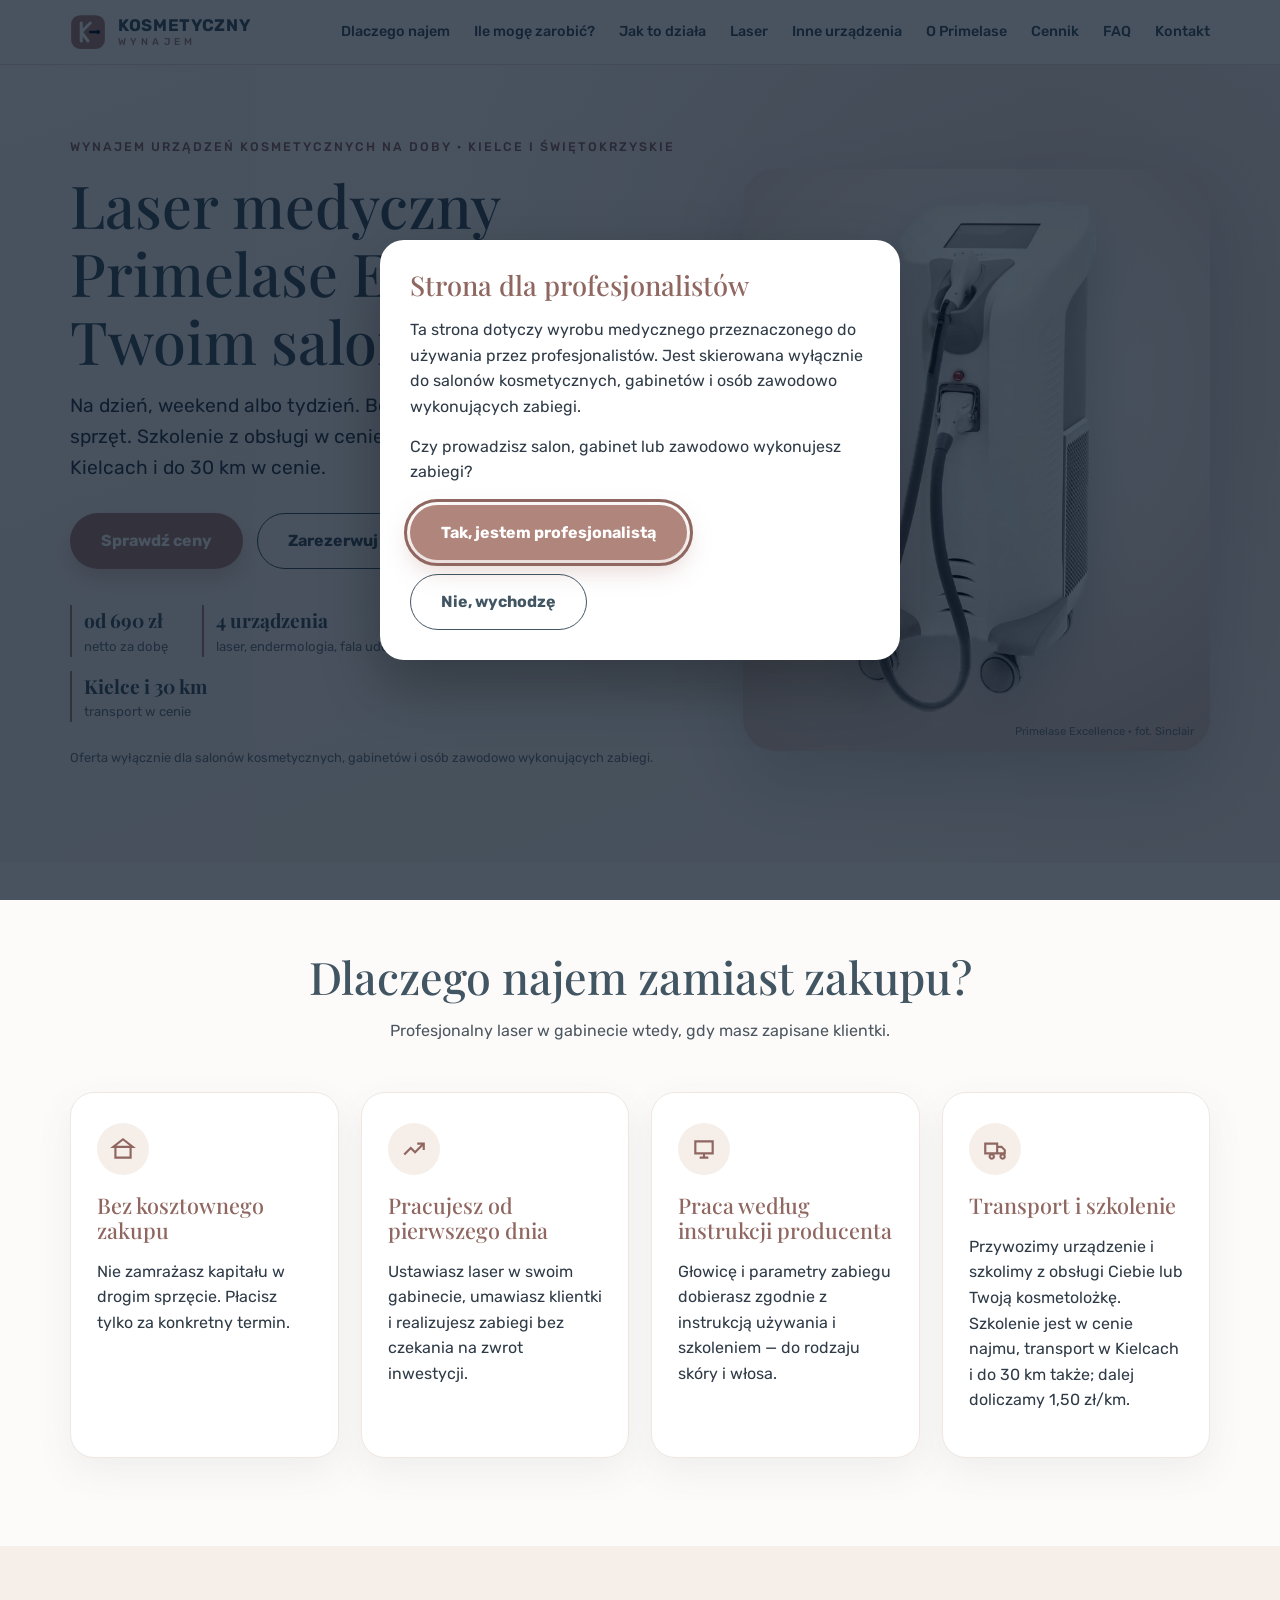
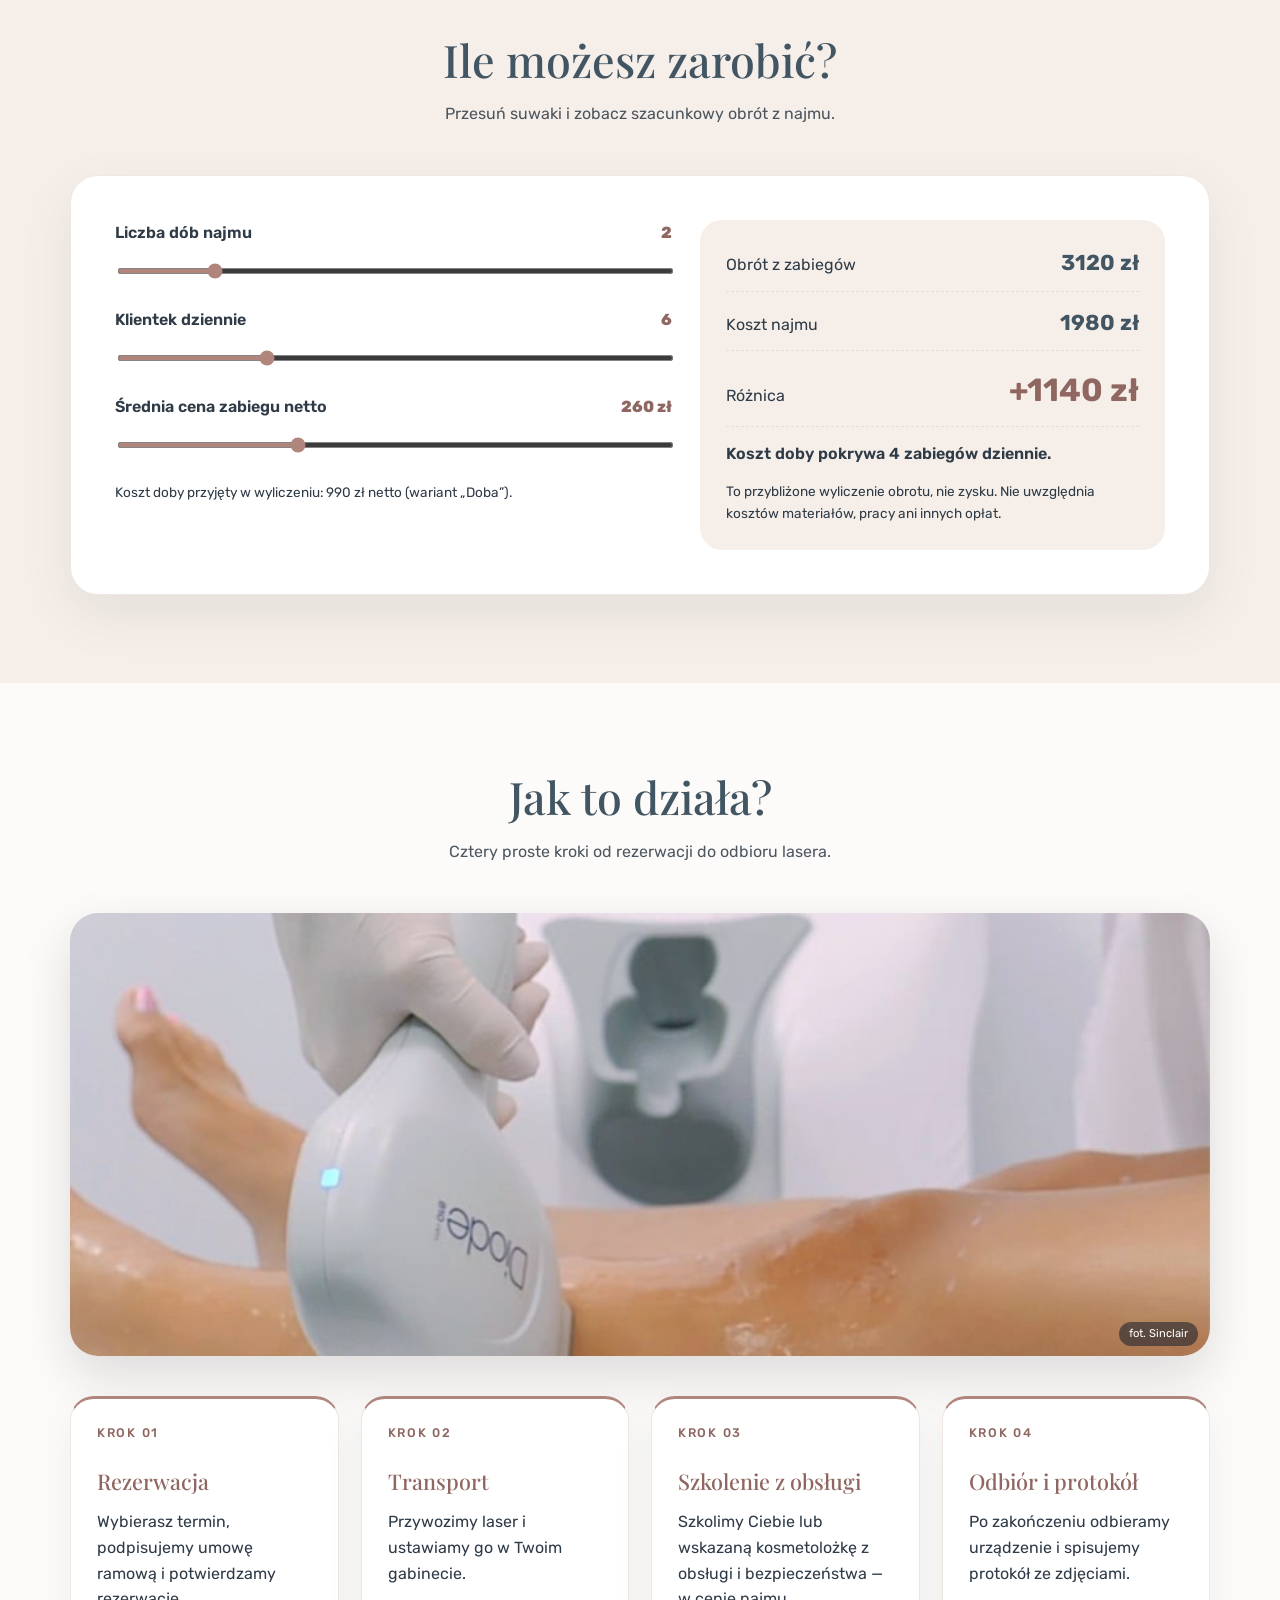
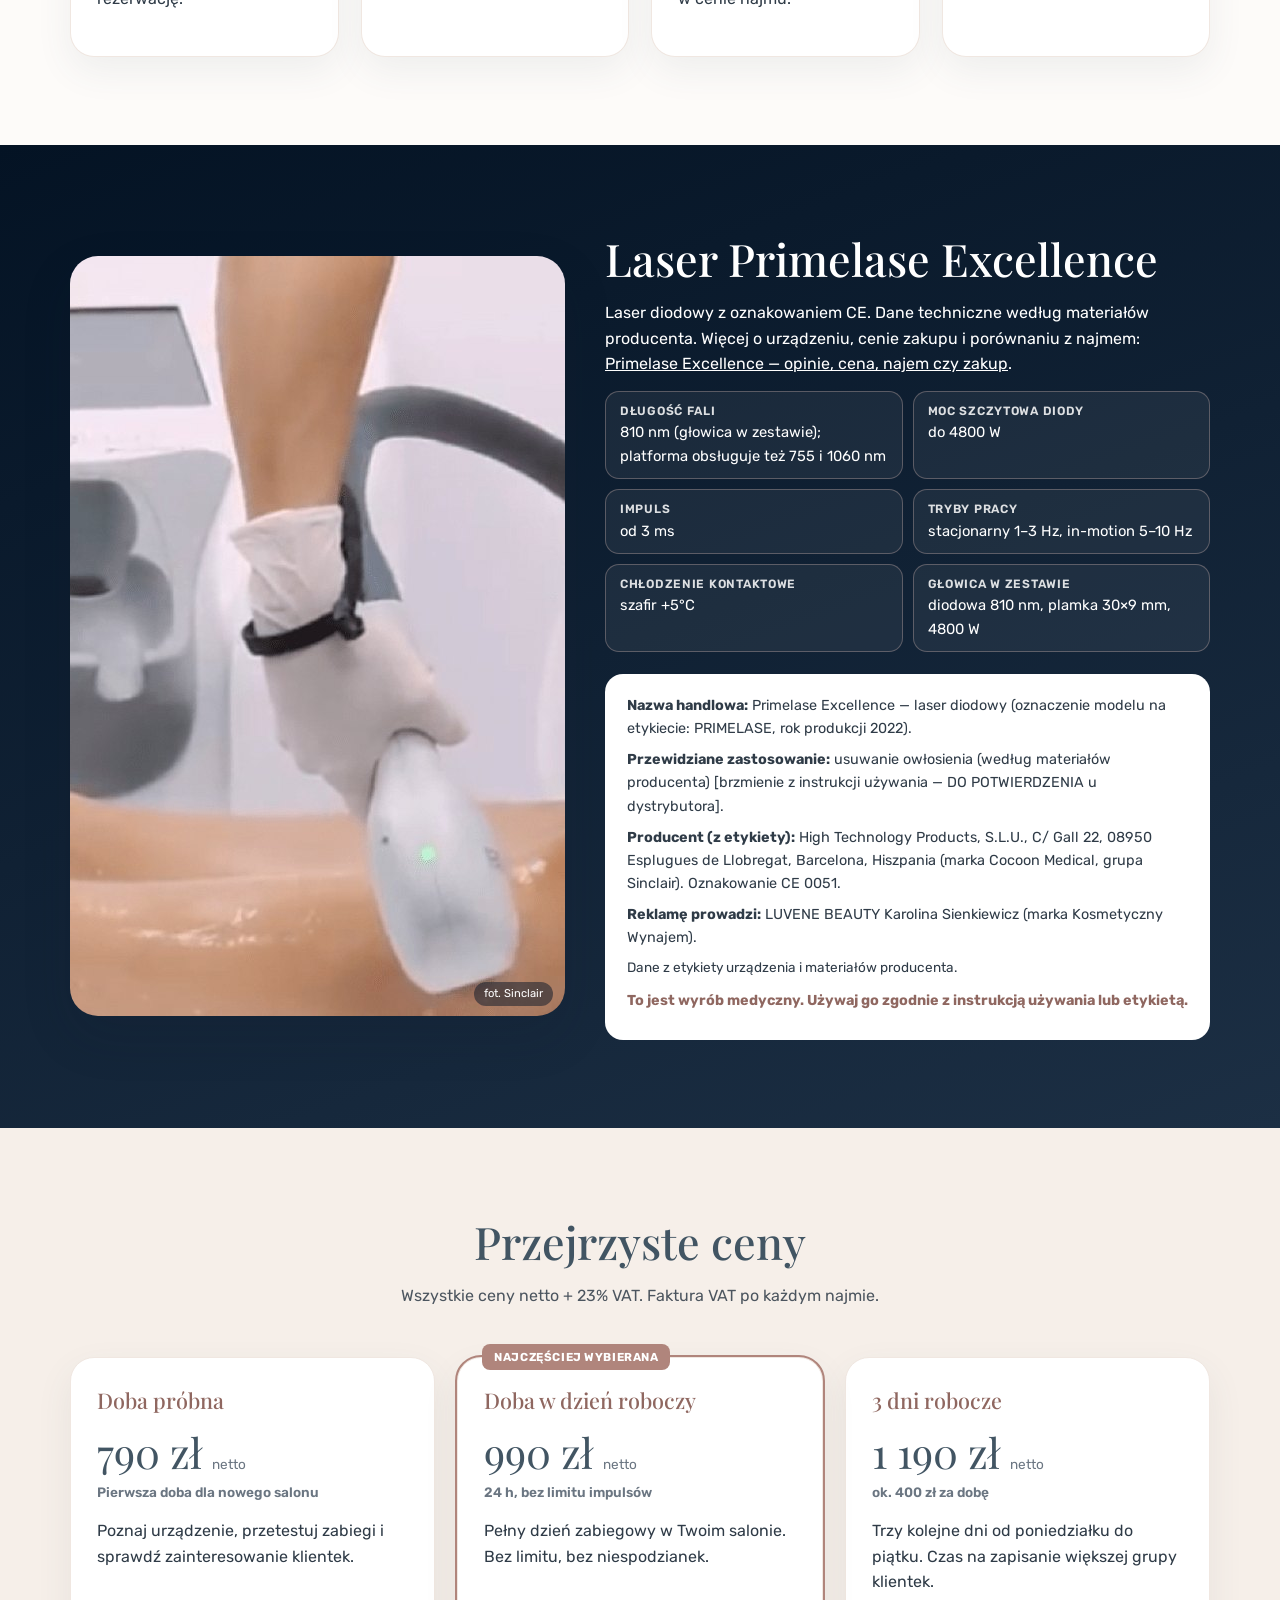
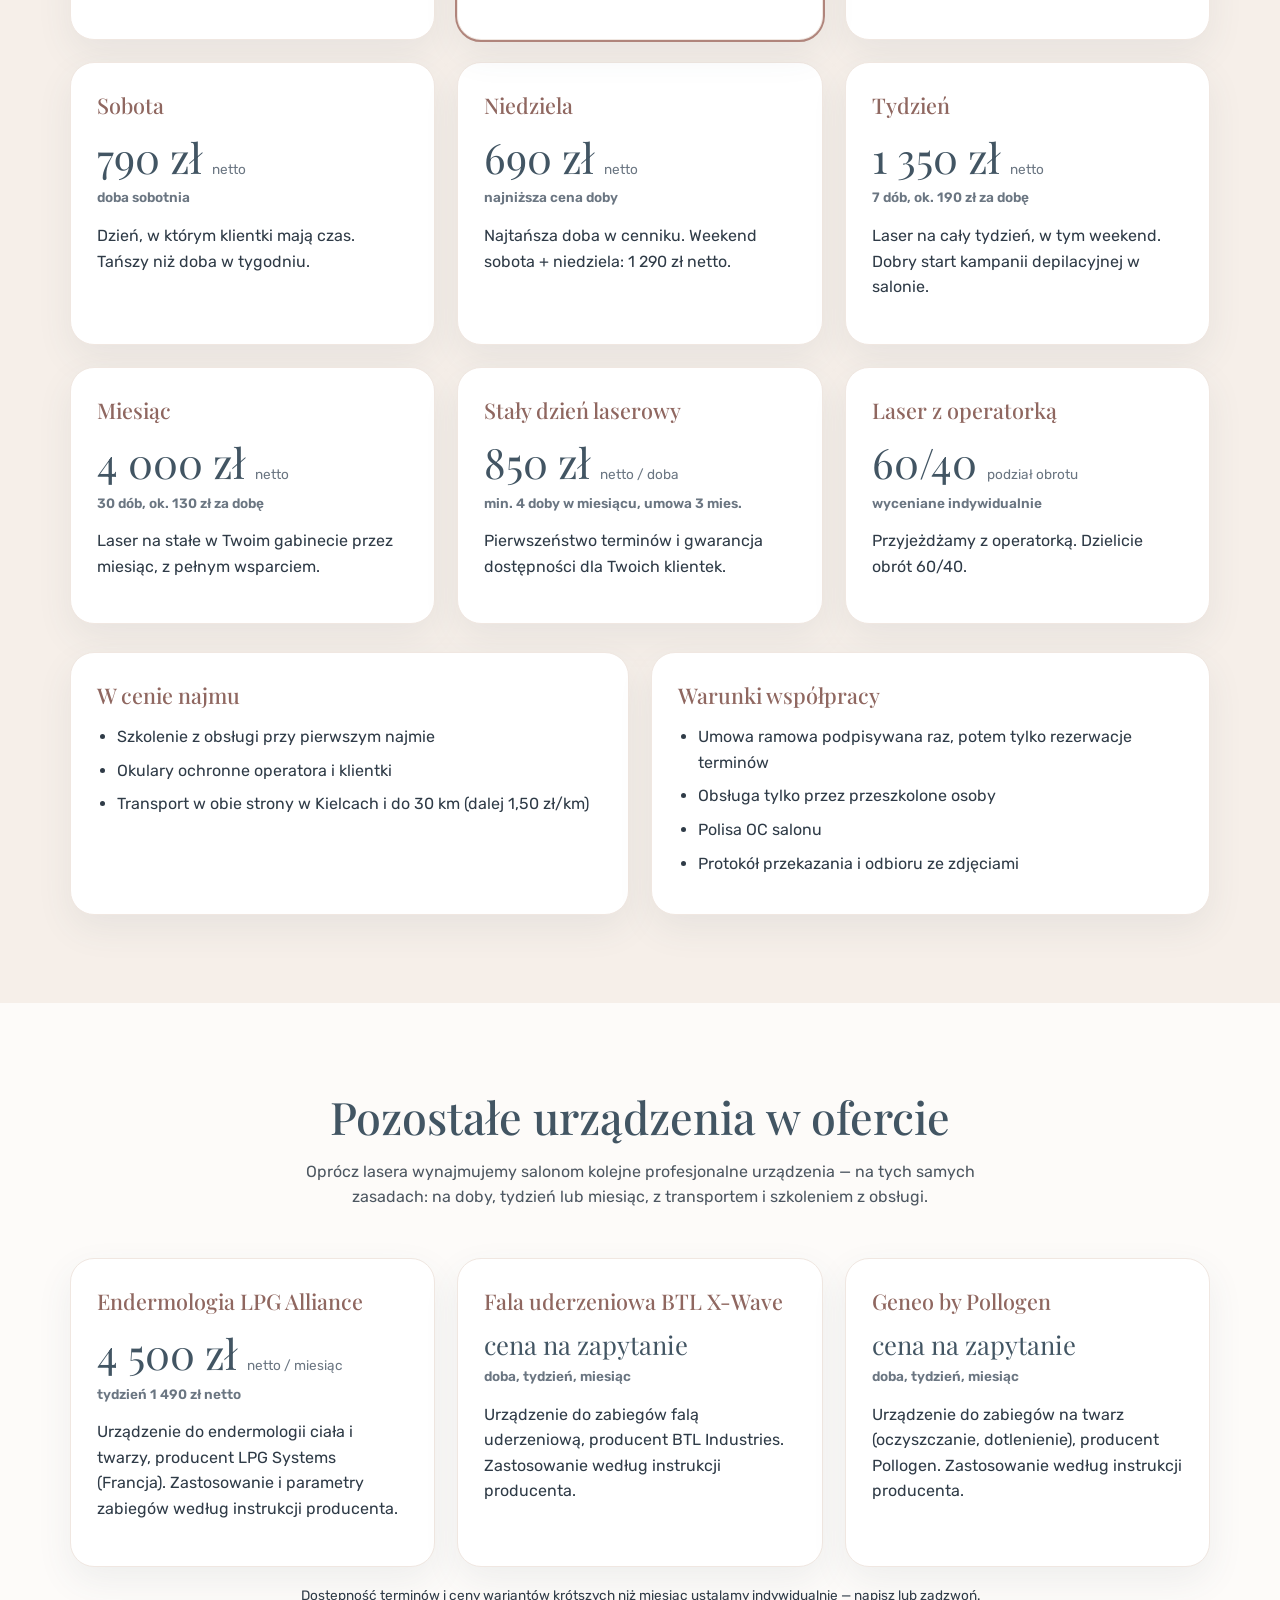
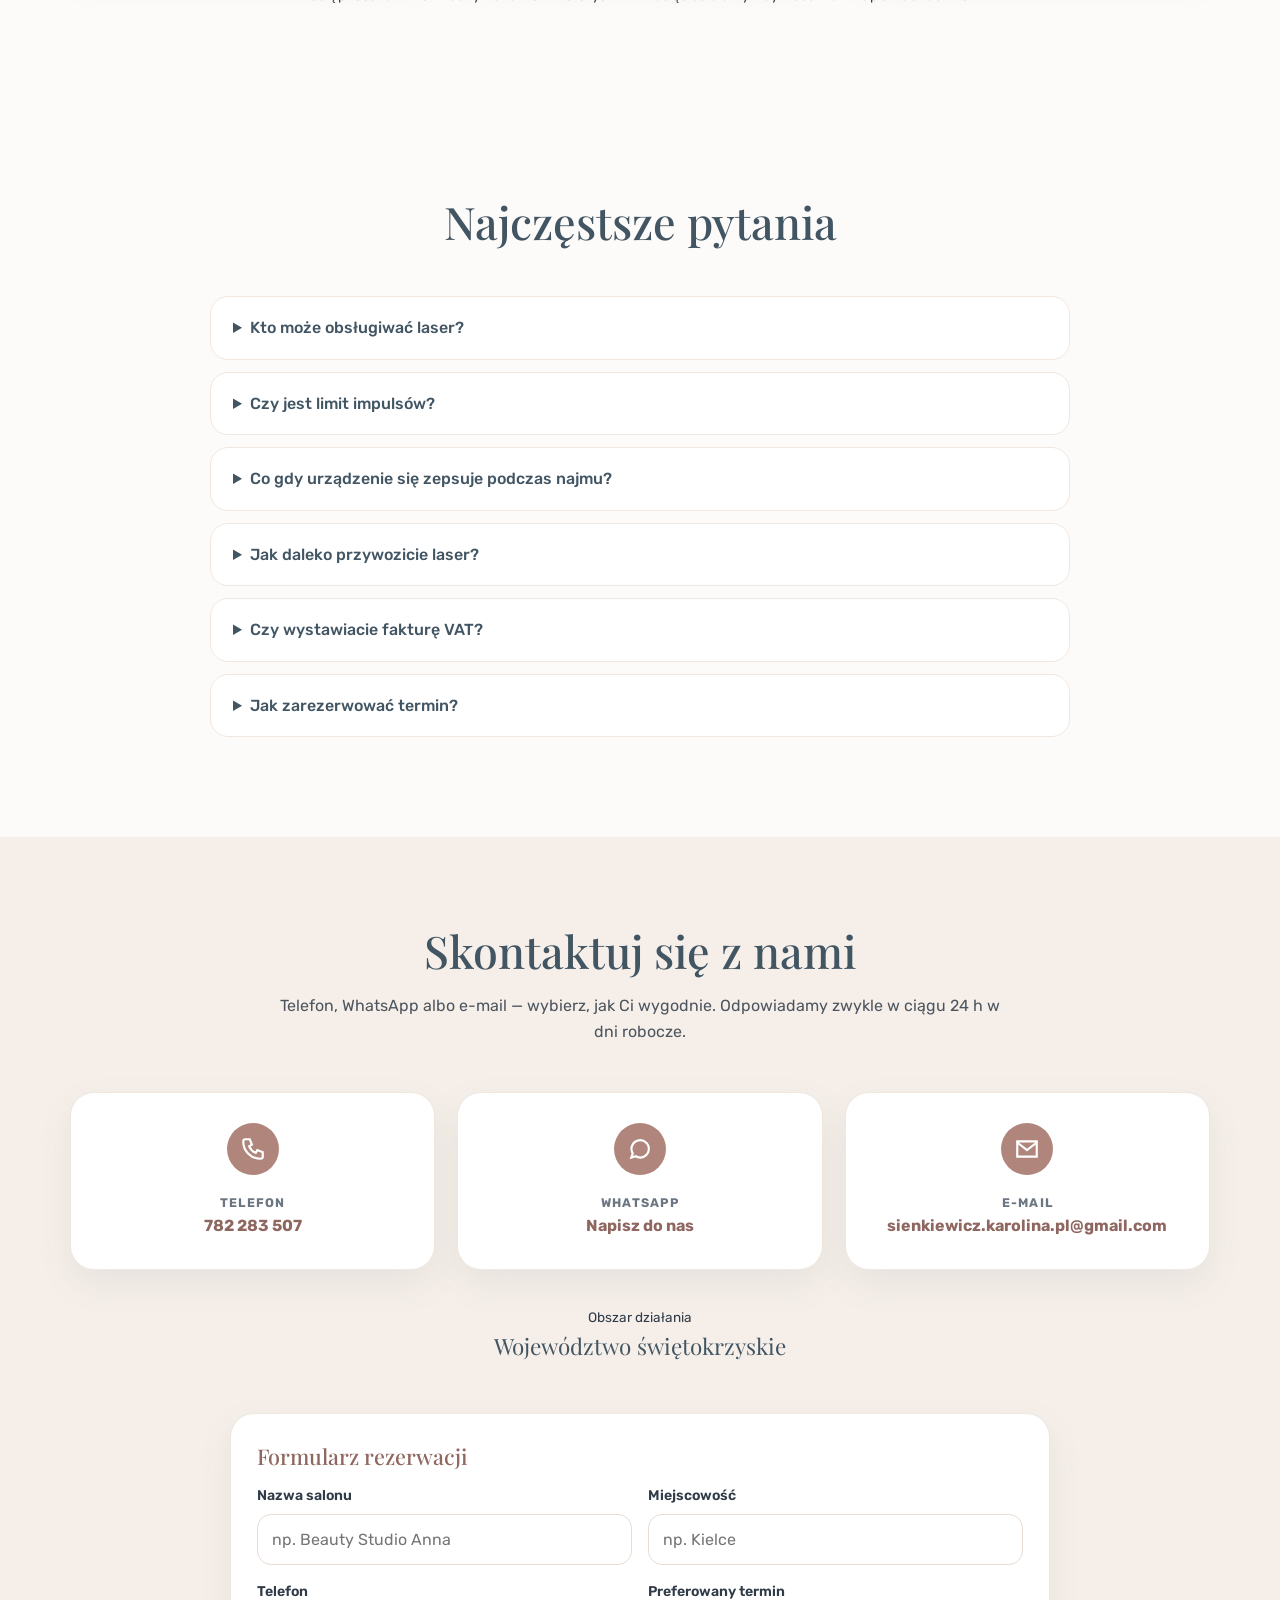
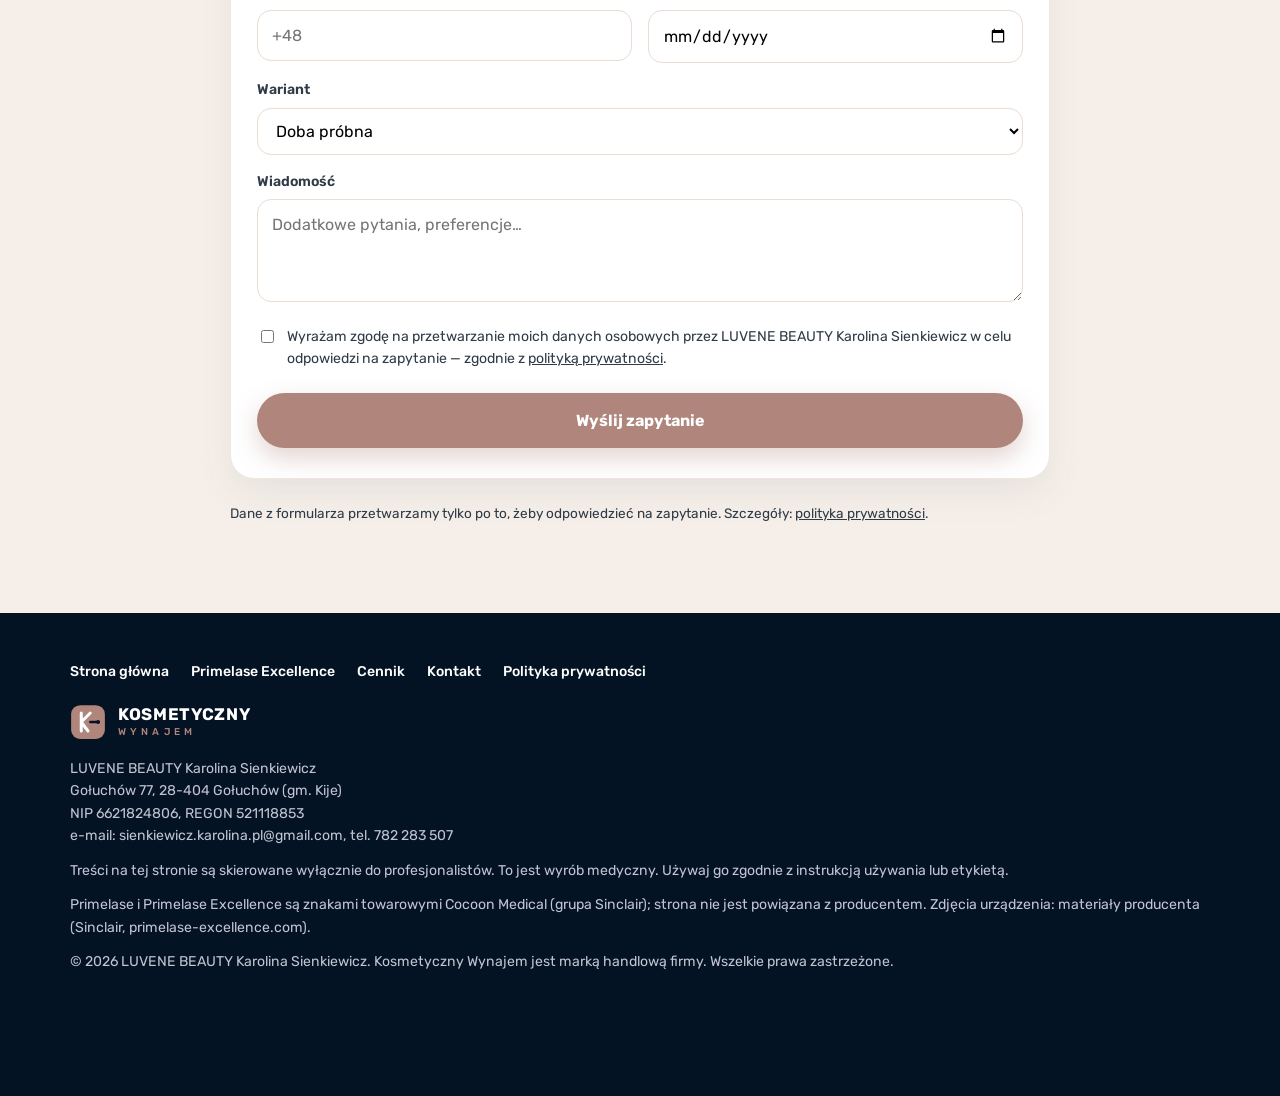
<file: index.html>
<!doctype html>
<html lang="pl">
<head>
  <meta charset="utf-8">
  <meta name="viewport" content="width=device-width, initial-scale=1">
  <title>Wynajem lasera do depilacji Kielce – Primelase Excellence na doby | Kosmetyczny Wynajem</title>
  <meta name="description" content="Wynajem urządzeń kosmetycznych dla salonów: laser do depilacji Primelase Excellence, endermologia LPG Alliance, fala uderzeniowa BTL X-Wave, Geneo by Pollogen. Na doby, tydzień, miesiąc. Szkolenie z obsługi w cenie, transport w Kielcach i do 30 km w cenie.">
  <meta property="og:title" content="Kosmetyczny Wynajem – laser diodowy Primelase Excellence w Twoim salonie">
  <meta property="og:description" content="Najem na doby lasera diodowego Primelase Excellence dla salonów i gabinetów. Bez kosztownej inwestycji w sprzęt. Szkolenie z obsługi w cenie najmu, transport w Kielcach i do 30 km w cenie.">
  <meta property="og:type" content="website">
  <meta property="og:locale" content="pl_PL">
  <meta property="og:image" content="https://kosmetycznywynajem.pl/img/primelase-zabieg-nogi.jpg">
  <meta name="theme-color" content="#fdfbf9">
  <link rel="canonical" href="https://kosmetycznywynajem.pl/">
  <link rel="icon" href="favicon.svg" type="image/svg+xml">
  <link rel="manifest" href="manifest.webmanifest">
  <meta property="og:url" content="https://kosmetycznywynajem.pl/">
  <meta name="twitter:card" content="summary_large_image">
  <link rel="preconnect" href="https://fonts.googleapis.com">
  <link rel="preconnect" href="https://fonts.gstatic.com" crossorigin>
  <link href="https://fonts.googleapis.com/css2?family=Playfair+Display:wght@500;600&family=Rubik:wght@400;500;600&display=swap" rel="stylesheet" media="print" onload="this.media='all'">
  <noscript><link href="https://fonts.googleapis.com/css2?family=Playfair+Display:wght@500;600&family=Rubik:wght@400;500;600&display=swap" rel="stylesheet"></noscript>
  <link rel="preload" as="image" href="img/primelase-urzadzenie.webp" fetchpriority="high">
  <script type="application/ld+json">
  {
    "@context": "https://schema.org",
    "@graph": [
      {
        "@type": "LocalBusiness",
        "@id": "https://kosmetycznywynajem.pl/#firma",
        "name": "Kosmetyczny Wynajem",
        "legalName": "LUVENE BEAUTY Karolina Sienkiewicz",
        "address": {"@type": "PostalAddress", "streetAddress": "Gołuchów 77", "postalCode": "28-404", "addressLocality": "Gołuchów", "addressRegion": "świętokrzyskie", "addressCountry": "PL"},
        "vatID": "PL6621824806",
        "description": "Wynajem na doby, tydzień i miesiąc profesjonalnych urządzeń dla salonów kosmetycznych: laser diodowy Primelase Excellence, endermologia LPG Alliance, fala uderzeniowa BTL X-Wave, Geneo by Pollogen. Szkolenie z obsługi w cenie najmu, transport w Kielcach i do 30 km w cenie.",
        "email": "sienkiewicz.karolina.pl@gmail.com",
        "telephone": "+48 782 283 507",
        "areaServed": [{"@type": "AdministrativeArea", "name": "województwo świętokrzyskie"}, {"@type": "City", "name": "Kielce"}],
        "priceRange": "690–4000 zł netto",
        "url": "https://kosmetycznywynajem.pl/"
      },
      {
        "@type": "FAQPage",
        "mainEntity": [
          {"@type": "Question", "name": "Kto może obsługiwać laser?", "acceptedAnswer": {"@type": "Answer", "text": "Laser obsługują wyłącznie osoby przeszkolone, zgodnie z wymaganiami instrukcji używania producenta. Szkolenie z obsługi zapewniamy w cenie najmu."}},
          {"@type": "Question", "name": "Czy jest limit impulsów?", "acceptedAnswer": {"@type": "Answer", "text": "Nie. Doba i tydzień to najem bez limitu impulsów."}},
          {"@type": "Question", "name": "Jak daleko przywozicie laser?", "acceptedAnswer": {"@type": "Answer", "text": "Działamy w całym województwie świętokrzyskim. Transport w Kielcach i do 30 km jest w cenie, dalej doliczamy 1,50 zł/km."}},
          {"@type": "Question", "name": "Czy wystawiacie fakturę VAT?", "acceptedAnswer": {"@type": "Answer", "text": "Tak, po każdym najmie wystawiamy fakturę VAT na dane salonu lub gabinetu."}}
        ]
      }
    ]
  }
  </script>
  <link rel="stylesheet" href="styles.css">
</head>
<body>
<a class="skip-link" href="#start">Przejdź do treści</a>
<div class="bramka" id="bramka" role="dialog" aria-modal="true" aria-labelledby="bramka-tytul">
  <div class="bramka-okno">
    <h2 id="bramka-tytul">Strona dla profesjonalistów</h2>
    <p>Ta strona dotyczy wyrobu medycznego przeznaczonego do używania przez profesjonalistów. Jest skierowana wyłącznie do salonów kosmetycznych, gabinetów i osób zawodowo wykonujących zabiegi.</p>
    <p>Czy prowadzisz salon, gabinet lub zawodowo wykonujesz zabiegi?</p>
    <div class="przyciski" style="justify-content:flex-start; margin-top:20px;">
      <button type="button" class="btn btn-roz" id="bramka-tak">Tak, jestem profesjonalistą</button>
      <a class="btn btn-kontur" href="https://www.google.pl/">Nie, wychodzę</a>
    </div>
  </div>
</div>

<svg width="0" height="0" style="position:absolute" aria-hidden="true">
  <symbol id="znak" viewBox="0 0 48 48"><rect x="1.5" y="1.5" width="45" height="45" rx="12" fill="#b0857c"/><path d="M15 12v24M15 24l12-12M15 24l9 12" fill="none" stroke="#fff" stroke-width="4" stroke-linecap="round" stroke-linejoin="round"/><path d="M27 24h9" stroke="#041324" stroke-width="3.2" stroke-linecap="round"/><circle cx="37.5" cy="24" r="2.6" fill="#041324"/></symbol>
</svg>

<header>
  <div class="kontener nav">
    <a href="#start" class="logo"><svg><use href="#znak"/></svg><span class="logo-tekst">KOSMETYCZNY<small>WYNAJEM</small></span></a>
    <button class="menu-przycisk" type="button" aria-expanded="false" aria-controls="menu-glowne">Menu</button>
    <nav class="nav-linki" id="menu-glowne" aria-label="Menu główne">
      <a href="#dlaczego">Dlaczego najem</a>
      <a href="#kalkulator">Ile mogę zarobić?</a>
      <a href="#jak-dziala">Jak to działa</a>
      <a href="#urzadzenie">Laser</a>
      <a href="#urzadzenia">Inne urządzenia</a>
      <a href="primelase-excellence.html">O Primelase</a>
      <a href="#cennik">Cennik</a>
      <a href="#faq">FAQ</a>
      <a href="#kontakt">Kontakt</a>
    </nav>
  </div>
</header>

<main>
  <!-- 1. HERO -->
  <section class="hero" id="start">
    <div class="kontener hero-uklad">
      <div>
        <p class="nadtytul">Wynajem urządzeń kosmetycznych na doby · Kielce i świętokrzyskie</p>
        <h1>Laser medyczny Primelase Excellence w Twoim salonie</h1>
        <p class="lead">Na dzień, weekend albo tydzień. Bez kosztownej inwestycji w sprzęt. Szkolenie z obsługi w cenie najmu, transport w Kielcach i do 30 km w cenie.</p>
        <div class="przyciski">
          <a href="#cennik" class="btn btn-bialy">Sprawdź ceny</a>
          <a href="#kontakt" class="btn btn-kontur">Zarezerwuj termin</a>
        </div>
        <ul class="hero-fakty">
          <li><strong>od 690 zł</strong>netto za dobę</li>
          <li><strong>4 urządzenia</strong>laser, endermologia, fala uderzeniowa, Geneo</li>
          <li><strong>bez limitu</strong>impulsów</li>
          <li><strong>Kielce i 30 km</strong>transport w cenie</li>
        </ul>
        <p class="dla-kogo">Oferta wyłącznie dla salonów kosmetycznych, gabinetów i osób zawodowo wykonujących zabiegi.</p>
      </div>
      <figure class="hero-laser">
        <img src="img/primelase-urzadzenie.webp" alt="Laser diodowy Primelase Excellence — urządzenie z ekranem dotykowym i głowicą zabiegową" width="394" height="818" fetchpriority="high">
        <figcaption>Primelase Excellence · fot. Sinclair</figcaption>
      </figure>
    </div>
  </section>

  <!-- 2. DLACZEGO NAJEM -->
  <section id="dlaczego">
    <div class="kontener">
      <div class="naglowek-sekcji">
        <h2>Dlaczego najem zamiast zakupu?</h2>
        <p>Profesjonalny laser w gabinecie wtedy, gdy masz zapisane klientki.</p>
      </div>
      <div class="siatka siatka-4">
        <article class="kafel">
          <div class="ikona"><svg viewBox="0 0 24 24" fill="none" stroke="currentColor" stroke-width="2"><path d="M3 10h18M5 10V20h14V10M12 3 3 10h18Z"/></svg></div>
          <h3>Bez kosztownego zakupu</h3>
          <p>Nie zamrażasz kapitału w drogim sprzęcie. Płacisz tylko za konkretny termin.</p>
        </article>
        <article class="kafel">
          <div class="ikona"><svg viewBox="0 0 24 24" fill="none" stroke="currentColor" stroke-width="2"><path d="M3 17l6-6 4 4 8-8M15 7h6v6"/></svg></div>
          <h3>Pracujesz od pierwszego dnia</h3>
          <p>Ustawiasz laser w swoim gabinecie, umawiasz klientki i realizujesz zabiegi bez czekania na zwrot inwestycji.</p>
        </article>
        <article class="kafel">
          <div class="ikona"><svg viewBox="0 0 24 24" fill="none" stroke="currentColor" stroke-width="2"><path d="M4 5h16v11H4zM8 20h8M12 16v4"/></svg></div>
          <h3>Praca według instrukcji producenta</h3>
          <p>Głowicę i parametry zabiegu dobierasz zgodnie z instrukcją używania i szkoleniem — do rodzaju skóry i włosa.</p>
        </article>
        <article class="kafel">
          <div class="ikona"><svg viewBox="0 0 24 24" fill="none" stroke="currentColor" stroke-width="2"><path d="M3 7h11v9H3zM14 10h4l3 3v3h-7M7 19a2 2 0 1 0 0-.1M17 19a2 2 0 1 0 0-.1"/></svg></div>
          <h3>Transport i szkolenie</h3>
          <p>Przywozimy urządzenie i szkolimy z obsługi Ciebie lub Twoją kosmetolożkę. Szkolenie jest w cenie najmu, transport w Kielcach i do 30 km także; dalej doliczamy 1,50 zł/km.</p>
        </article>
      </div>
    </div>
  </section>

  <!-- 3. KALKULATOR -->
  <section class="roz-jasne" id="kalkulator">
    <div class="kontener">
      <div class="naglowek-sekcji">
        <h2>Ile możesz zarobić?</h2>
        <p>Przesuń suwaki i zobacz szacunkowy obrót z najmu.</p>
      </div>
      <div class="kalkulator">
        <div>
          <div class="suwak">
            <label for="dni">Liczba dób najmu <output id="dni-wartosc" for="dni">2</output></label>
            <input type="range" id="dni" min="1" max="7" step="1" value="2">
          </div>
          <div class="suwak">
            <label for="klientki">Klientek dziennie <output id="klientki-wartosc" for="klientki">6</output></label>
            <input type="range" id="klientki" min="1" max="20" step="1" value="6">
          </div>
          <div class="suwak">
            <label for="cena">Średnia cena zabiegu netto <output id="cena-wartosc" for="cena">259 zł</output></label>
            <input type="range" id="cena" min="100" max="600" step="10" value="260">
          </div>
          <p class="maly">Koszt doby przyjęty w wyliczeniu: 990 zł netto (wariant „Doba”).</p>
        </div>
        <div class="wyniki" aria-live="polite">
          <div class="wynik"><span>Obrót z zabiegów</span><strong id="w-obrot">—</strong></div>
          <div class="wynik"><span>Koszt najmu</span><strong id="w-koszt">—</strong></div>
          <div class="wynik wynik-glowny"><span>Różnica</span><strong id="w-roznica">—</strong></div>
          <p id="w-prog" style="font-weight:600; margin:0;"></p>
          <p class="maly" style="margin:0;">To przybliżone wyliczenie obrotu, nie zysku. Nie uwzględnia kosztów materiałów, pracy ani innych opłat.</p>
        </div>
      </div>
    </div>
  </section>

  <!-- 4. JAK TO DZIAŁA -->
  <section id="jak-dziala">
    <div class="kontener">
      <div class="naglowek-sekcji">
        <h2>Jak to działa?</h2>
        <p>Cztery proste kroki od rezerwacji do odbioru lasera.</p>
      </div>
      <figure class="zdjecie-pasek"><img src="img/primelase-glowica-nogi.jpg" alt="Głowica lasera Primelase Excellence podczas zabiegu na nodze" width="841" height="443" loading="lazy"><figcaption class="podpis">fot. Sinclair</figcaption></figure>
      <div class="siatka siatka-4">
        <div class="kafel krok"><span class="krok-nr">01</span><h3>Rezerwacja</h3><p>Wybierasz termin, podpisujemy umowę ramową i potwierdzamy rezerwację.</p></div>
        <div class="kafel krok"><span class="krok-nr">02</span><h3>Transport</h3><p>Przywozimy laser i ustawiamy go w Twoim gabinecie.</p></div>
        <div class="kafel krok"><span class="krok-nr">03</span><h3>Szkolenie z obsługi</h3><p>Szkolimy Ciebie lub wskazaną kosmetolożkę z obsługi i bezpieczeństwa — w cenie najmu.</p></div>
        <div class="kafel krok"><span class="krok-nr">04</span><h3>Odbiór i protokół</h3><p>Po zakończeniu odbieramy urządzenie i spisujemy protokół ze zdjęciami.</p></div>
      </div>
    </div>
  </section>

  <!-- 5. URZĄDZENIE -->
  <section class="granat" id="urzadzenie">
    <div class="kontener urzadzenie">
      <figure class="zdjecie-pasek" style="margin:0;"><img src="img/primelase-zabieg-nogi.jpg" alt="Zabieg głowicą lasera Primelase Excellence, w tle urządzenie" width="960" height="760" loading="lazy" style="aspect-ratio:960/760;"><figcaption class="podpis">fot. Sinclair</figcaption></figure>
      <div>
        <h2>Laser Primelase Excellence</h2>
        <p>Laser diodowy z oznakowaniem CE. Dane techniczne według materiałów producenta. Więcej o urządzeniu, cenie zakupu i porównaniu z najmem: <a href="primelase-excellence.html">Primelase Excellence — opinie, cena, najem czy zakup</a>.</p>
        <ul class="cechy">
          <li><strong>Długość fali</strong>810 nm (głowica w zestawie); platforma obsługuje też 755 i 1060 nm</li>
          <li><strong>Moc szczytowa diody</strong>do 4800 W</li>
          <li><strong>Impuls</strong>od 3 ms</li>
          <li><strong>Tryby pracy</strong>stacjonarny 1–3 Hz, in-motion 5–10 Hz</li>
          <li><strong>Chłodzenie kontaktowe</strong>szafir +5°C</li>
          <li><strong>Głowica w zestawie</strong>diodowa 810 nm, plamka 30×9 mm, 4800 W</li>
        </ul>
        <div class="info-wyrob">
          <p><strong>Nazwa handlowa:</strong> Primelase Excellence — laser diodowy (oznaczenie modelu na etykiecie: PRIMELASE, rok produkcji 2022).</p>
          <p><strong>Przewidziane zastosowanie:</strong> usuwanie owłosienia (według materiałów producenta) [brzmienie z instrukcji używania — DO POTWIERDZENIA u dystrybutora].</p>
          <p><strong>Producent (z etykiety):</strong> High Technology Products, S.L.U., C/ Gall 22, 08950 Esplugues de Llobregat, Barcelona, Hiszpania (marka Cocoon Medical, grupa Sinclair). Oznakowanie CE 0051.</p>
          <p><strong>Reklamę prowadzi:</strong> LUVENE BEAUTY Karolina Sienkiewicz (marka Kosmetyczny Wynajem).</p>
          <p class="maly">Dane z etykiety urządzenia i materiałów producenta.</p>
          <p class="ostrzezenie">To jest wyrób medyczny. Używaj go zgodnie z instrukcją używania lub etykietą.</p>
        </div>
      </div>
    </div>
  </section>

  <!-- 6. CENNIK -->
  <section class="roz-jasne" id="cennik">
    <div class="kontener">
      <div class="naglowek-sekcji">
        <h2>Przejrzyste ceny</h2>
        <p>Wszystkie ceny netto + 23% VAT. Faktura VAT po każdym najmie.</p>
      </div>
      <div class="siatka siatka-3">
        <div class="kafel">
          <h3>Doba próbna</h3>
          <div class="cena">790 zł <small>netto</small></div>
          <p class="podtytul">Pierwsza doba dla nowego salonu</p>
          <p>Poznaj urządzenie, przetestuj zabiegi i sprawdź zainteresowanie klientek.</p>
        </div>
        <div class="kafel wyrozniony">
          <span class="odznaka">Najczęściej wybierana</span>
          <h3>Doba w dzień roboczy</h3>
          <div class="cena">990 zł <small>netto</small></div>
          <p class="podtytul">24 h, bez limitu impulsów</p>
          <p>Pełny dzień zabiegowy w Twoim salonie. Bez limitu, bez niespodzianek.</p>
        </div>
        <div class="kafel">
          <h3>3 dni robocze</h3>
          <div class="cena">1 190 zł <small>netto</small></div>
          <p class="podtytul">ok. 400 zł za dobę</p>
          <p>Trzy kolejne dni od poniedziałku do piątku. Czas na zapisanie większej grupy klientek.</p>
        </div>
        <div class="kafel">
          <h3>Sobota</h3>
          <div class="cena">790 zł <small>netto</small></div>
          <p class="podtytul">doba sobotnia</p>
          <p>Dzień, w którym klientki mają czas. Tańszy niż doba w tygodniu.</p>
        </div>
        <div class="kafel">
          <h3>Niedziela</h3>
          <div class="cena">690 zł <small>netto</small></div>
          <p class="podtytul">najniższa cena doby</p>
          <p>Najtańsza doba w cenniku. Weekend sobota + niedziela: 1 290 zł netto.</p>
        </div>
        <div class="kafel">
          <h3>Tydzień</h3>
          <div class="cena">1 350 zł <small>netto</small></div>
          <p class="podtytul">7 dób, ok. 190 zł za dobę</p>
          <p>Laser na cały tydzień, w tym weekend. Dobry start kampanii depilacyjnej w salonie.</p>
        </div>
        <div class="kafel">
          <h3>Miesiąc</h3>
          <div class="cena">4 000 zł <small>netto</small></div>
          <p class="podtytul">30 dób, ok. 130 zł za dobę</p>
          <p>Laser na stałe w Twoim gabinecie przez miesiąc, z pełnym wsparciem.</p>
        </div>
        <div class="kafel">
          <h3>Stały dzień laserowy</h3>
          <div class="cena">850 zł <small>netto / doba</small></div>
          <p class="podtytul">min. 4 doby w miesiącu, umowa 3 mies.</p>
          <p>Pierwszeństwo terminów i gwarancja dostępności dla Twoich klientek.</p>
        </div>
        <div class="kafel">
          <h3>Laser z operatorką</h3>
          <div class="cena">60/40 <small>podział obrotu</small></div>
          <p class="podtytul">wyceniane indywidualnie</p>
          <p>Przyjeżdżamy z operatorką. Dzielicie obrót 60/40.</p>
        </div>
      </div>
      <div class="siatka siatka-2" style="margin-top:28px;">
        <div class="kafel">
          <h3>W cenie najmu</h3>
          <ul class="lista">
            <li>Szkolenie z obsługi przy pierwszym najmie</li>
            <li>Okulary ochronne operatora i klientki</li>
            <li>Transport w obie strony w Kielcach i do 30 km (dalej 1,50 zł/km)</li>
          </ul>
        </div>
        <div class="kafel">
          <h3>Warunki współpracy</h3>
          <ul class="lista">
            <li>Umowa ramowa podpisywana raz, potem tylko rezerwacje terminów</li>
            <li>Obsługa tylko przez przeszkolone osoby</li>
            <li>Polisa OC salonu</li>
            <li>Protokół przekazania i odbioru ze zdjęciami</li>
          </ul>
        </div>
      </div>
    </div>
  </section>

  <!-- 6b. POZOSTAŁE URZĄDZENIA -->
  <section id="urzadzenia" aria-labelledby="urzadzenia-tytul">
    <div class="kontener">
      <div class="naglowek-sekcji">
        <h2 id="urzadzenia-tytul">Pozostałe urządzenia w ofercie</h2>
        <p>Oprócz lasera wynajmujemy salonom kolejne profesjonalne urządzenia — na tych samych zasadach: na doby, tydzień lub miesiąc, z transportem i szkoleniem z obsługi.</p>
      </div>
      <div class="siatka siatka-3">
        <div class="kafel">
          <h3>Endermologia LPG Alliance</h3>
          <div class="cena">4 500 zł <small>netto / miesiąc</small></div>
          <p class="podtytul">tydzień 1 490 zł netto</p>
          <p>Urządzenie do endermologii ciała i twarzy, producent LPG Systems (Francja). Zastosowanie i parametry zabiegów według instrukcji producenta.</p>
        </div>
        <div class="kafel">
          <h3>Fala uderzeniowa BTL X-Wave</h3>
          <div class="cena" style="font-size:1.6rem;">cena na zapytanie</div>
          <p class="podtytul">doba, tydzień, miesiąc</p>
          <p>Urządzenie do zabiegów falą uderzeniową, producent BTL Industries. Zastosowanie według instrukcji producenta.</p>
        </div>
        <div class="kafel">
          <h3>Geneo by Pollogen</h3>
          <div class="cena" style="font-size:1.6rem;">cena na zapytanie</div>
          <p class="podtytul">doba, tydzień, miesiąc</p>
          <p>Urządzenie do zabiegów na twarz (oczyszczanie, dotlenienie), producent Pollogen. Zastosowanie według instrukcji producenta.</p>
        </div>
      </div>
      <p class="maly" style="text-align:center; margin-top:18px;">Dostępność terminów i ceny wariantów krótszych niż miesiąc ustalamy indywidualnie — napisz lub zadzwoń.</p>
    </div>
  </section>

  <!-- 7. FAQ -->
  <section id="faq">
    <div class="kontener" style="max-width:860px;">
      <div class="naglowek-sekcji"><h2>Najczęstsze pytania</h2></div>
      <details>
        <summary>Kto może obsługiwać laser?</summary>
        <p>Laser obsługują wyłącznie osoby przeszkolone, zgodnie z wymaganiami instrukcji używania producenta. Szkolenie z obsługi zapewniamy w cenie najmu.</p>
      </details>
      <details>
        <summary>Czy jest limit impulsów?</summary>
        <p>Nie. Doba i tydzień to najem bez limitu impulsów.</p>
      </details>
      <details>
        <summary>Co gdy urządzenie się zepsuje podczas najmu?</summary>
        <p>Dostarczamy laser zamienny lub zwracamy czynsz za niewykorzystaną dobę.</p>
      </details>
      <details>
        <summary>Jak daleko przywozicie laser?</summary>
        <p>Działamy w całym województwie świętokrzyskim. Transport w Kielcach i do 30 km jest w cenie, dalej doliczamy 1,50 zł/km.</p>
      </details>
      <details>
        <summary>Czy wystawiacie fakturę VAT?</summary>
        <p>Tak, po każdym najmie wystawiamy fakturę VAT na dane salonu lub gabinetu.</p>
      </details>
      <details>
        <summary>Jak zarezerwować termin?</summary>
        <p>Napisz przez formularz, zadzwoń lub wyślij e-mail. Ustalimy dostępność i podpiszemy umowę ramową; szczegóły rozliczeń są w umowie.</p>
      </details>
    </div>
  </section>

  <!-- 8. KONTAKT -->
  <section class="roz-jasne" id="kontakt">
    <div class="kontener">
      <div class="naglowek-sekcji">
        <h2>Skontaktuj się z nami</h2>
        <p>Telefon, WhatsApp albo e-mail — wybierz, jak Ci wygodnie. Odpowiadamy zwykle w ciągu 24 h w dni robocze.</p>
      </div>
      <div class="siatka siatka-3">
        <a class="kafel kontakt-kafel" href="tel:+48782283507">
          <div class="ikona"><svg viewBox="0 0 24 24" fill="none" stroke="currentColor" stroke-width="2"><path d="M5 3h4l2 5-2.5 1.5a11 11 0 0 0 6 6L16 13l5 2v4a2 2 0 0 1-2 2A16 16 0 0 1 3 5a2 2 0 0 1 2-2"/></svg></div>
          <div class="etykieta">TELEFON</div>
          <div class="wartosc">782 283 507</div>
        </a>
        <a class="kafel kontakt-kafel" href="https://wa.me/48782283507">
          <div class="ikona"><svg viewBox="0 0 24 24" fill="none" stroke="currentColor" stroke-width="2"><path d="M4 20l1.3-4A8 8 0 1 1 8 18.7Z"/></svg></div>
          <div class="etykieta">WHATSAPP</div>
          <div class="wartosc">Napisz do nas</div>
        </a>
        <a class="kafel kontakt-kafel" href="mailto:sienkiewicz.karolina.pl@gmail.com">
          <div class="ikona"><svg viewBox="0 0 24 24" fill="none" stroke="currentColor" stroke-width="2"><path d="M3 5h18v14H3zM3 6l9 7 9-7"/></svg></div>
          <div class="etykieta">E-MAIL</div>
          <div class="wartosc">sienkiewicz.karolina.pl@gmail.com</div>
        </a>
      </div>
      <div class="obszar"><span class="maly">Obszar działania</span><strong>Województwo świętokrzyskie</strong></div>

      <div class="kafel" style="max-width:820px; margin-inline:auto;">
        <h3>Formularz rezerwacji</h3>
        <form id="formularz-rezerwacji" action="#kontakt" method="post" data-email="sienkiewicz.karolina.pl@gmail.com">
          <div class="pola">
            <div><label for="salon">Nazwa salonu</label><input type="text" id="salon" name="salon" placeholder="np. Beauty Studio Anna" required></div>
            <div><label for="miejscowosc">Miejscowość</label><input type="text" id="miejscowosc" name="miejscowosc" placeholder="np. Kielce" required></div>
            <div><label for="telefon">Telefon</label><input type="tel" id="telefon" name="telefon" placeholder="+48" required></div>
            <div><label for="termin">Preferowany termin</label><input type="date" id="termin" name="termin" required></div>
          </div>
          <div style="margin-bottom:16px;">
            <label for="wariant">Wariant</label>
            <select id="wariant" name="wariant">
              <option>Doba próbna</option>
              <option>Doba w dzień roboczy</option>
              <option>3 dni robocze</option>
              <option>Sobota</option>
              <option>Niedziela</option>
              <option>Weekend (sobota + niedziela)</option>
              <option>Tydzień</option>
              <option>Miesiąc</option>
              <option>Endermologia LPG Alliance</option>
              <option>Fala uderzeniowa BTL X-Wave</option>
              <option>Geneo by Pollogen</option>
              <option>Stały dzień laserowy</option>
              <option>Laser z operatorką</option>
            </select>
          </div>
          <div>
            <label for="wiadomosc">Wiadomość</label>
            <textarea id="wiadomosc" name="wiadomosc" rows="3" placeholder="Dodatkowe pytania, preferencje…"></textarea>
          </div>
          <div class="zgoda">
            <input type="checkbox" id="rodo" name="rodo" required>
            <label for="rodo" style="font-weight:400;">Wyrażam zgodę na przetwarzanie moich danych osobowych przez LUVENE BEAUTY Karolina Sienkiewicz w celu odpowiedzi na zapytanie — zgodnie z <a href="polityka-prywatnosci.html">polityką prywatności</a>.</label>
          </div>
          <button type="submit" class="btn btn-roz" style="width:100%;">Wyślij zapytanie</button>
        </form>
      </div>

      <p class="maly" style="max-width:820px; margin:24px auto 0;">Dane z formularza przetwarzamy tylko po to, żeby odpowiedzieć na zapytanie. Szczegóły: <a href="polityka-prywatnosci.html">polityka prywatności</a>.</p>
    </div>
  </section>
</main>

<footer>
  <div class="kontener">
    <ul class="stopka-nav"><li><a href="index.html">Strona główna</a></li><li><a href="primelase-excellence.html">Primelase Excellence</a></li><li><a href="index.html#cennik">Cennik</a></li><li><a href="index.html#kontakt">Kontakt</a></li><li><a href="polityka-prywatnosci.html">Polityka prywatności</a></li></ul>
    <a href="#start" class="logo"><svg><use href="#znak"/></svg><span class="logo-tekst">KOSMETYCZNY<small>WYNAJEM</small></span></a>
    <p>LUVENE BEAUTY Karolina Sienkiewicz<br>Gołuchów 77, 28-404 Gołuchów (gm. Kije)<br>NIP 6621824806, REGON 521118853<br>e-mail: sienkiewicz.karolina.pl@gmail.com, tel. 782 283 507</p>
    <p>Treści na tej stronie są skierowane wyłącznie do profesjonalistów. To jest wyrób medyczny. Używaj go zgodnie z instrukcją używania lub etykietą.</p>
    <p>Primelase i Primelase Excellence są znakami towarowymi Cocoon Medical (grupa Sinclair); strona nie jest powiązana z producentem. Zdjęcia urządzenia: materiały producenta (Sinclair, primelase-excellence.com).</p>
    <p>© 2026 LUVENE BEAUTY Karolina Sienkiewicz. Kosmetyczny Wynajem jest marką handlową firmy. Wszelkie prawa zastrzeżone.</p>
  </div>
</footer>

<a href="#kontakt" class="btn btn-roz rezerwacja-mobile">Zarezerwuj termin</a>

<script src="app.js" defer></script>
</body>
</html>
</file>
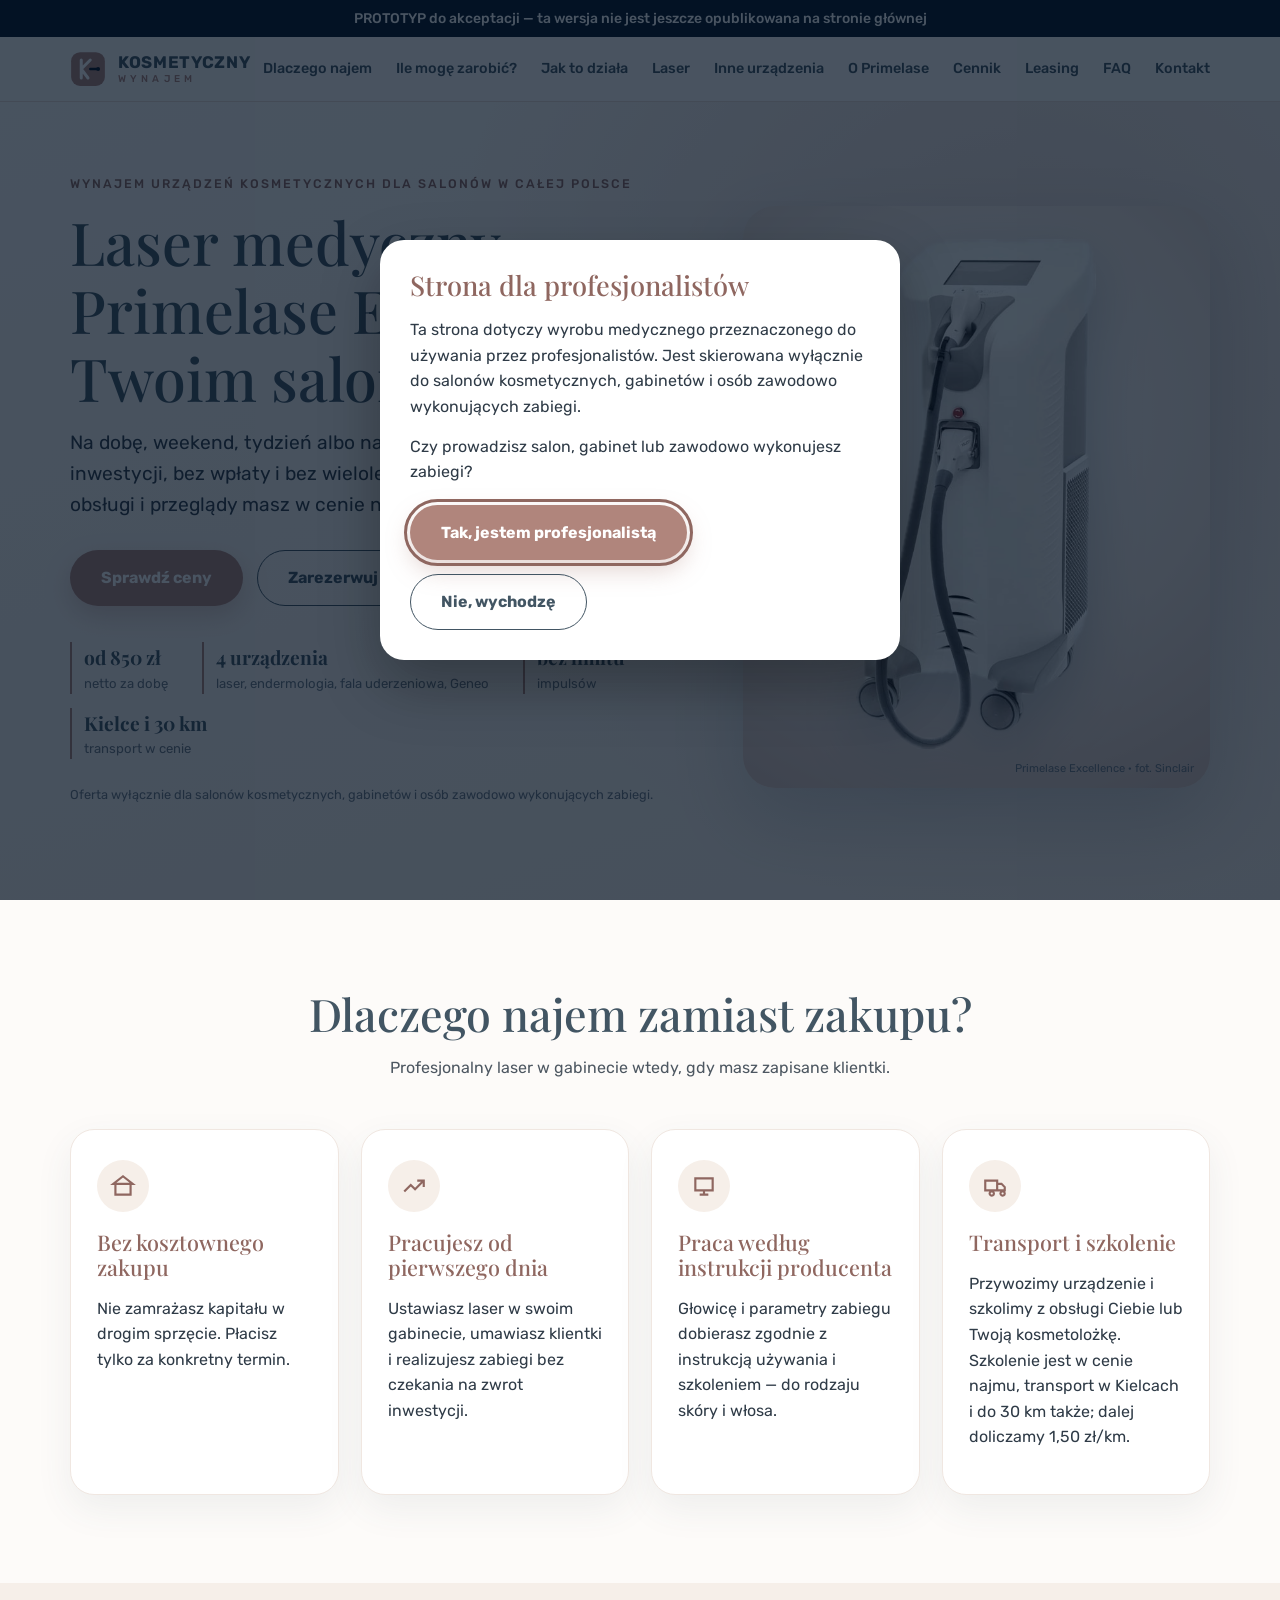
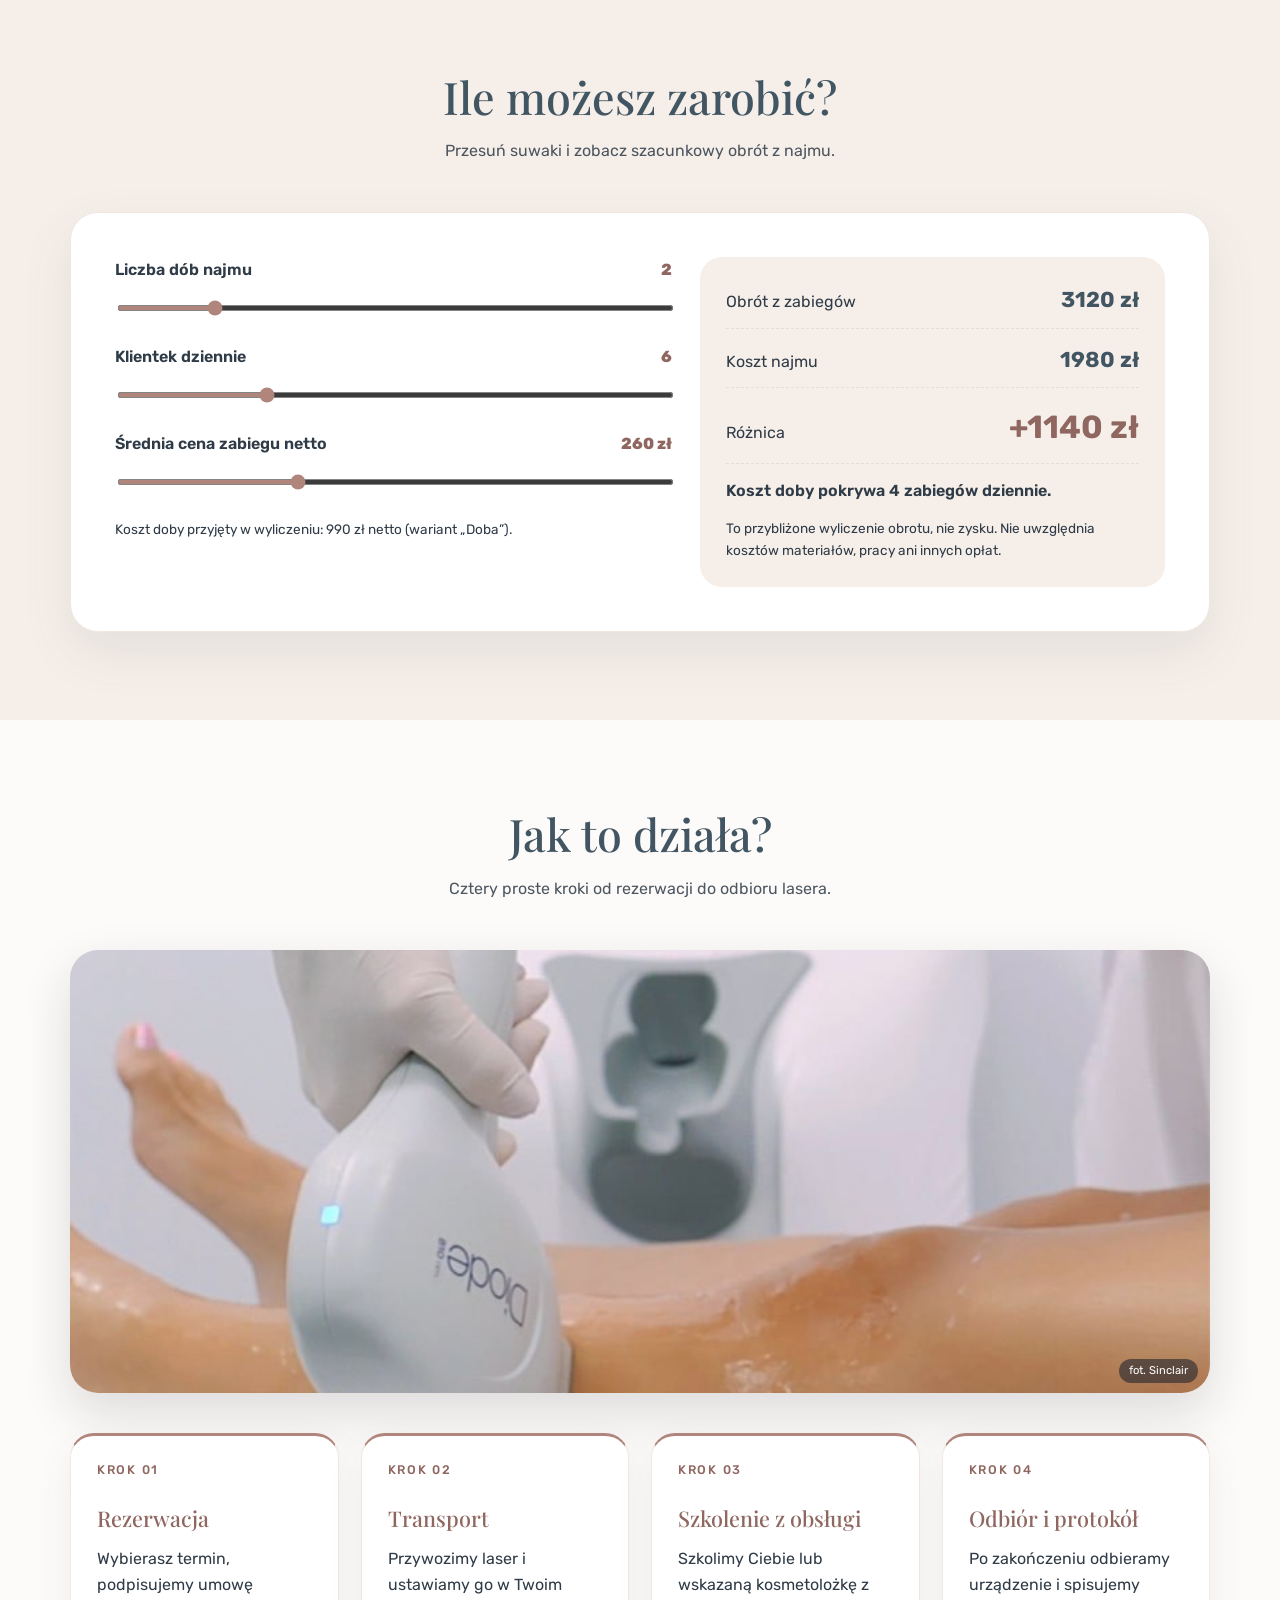
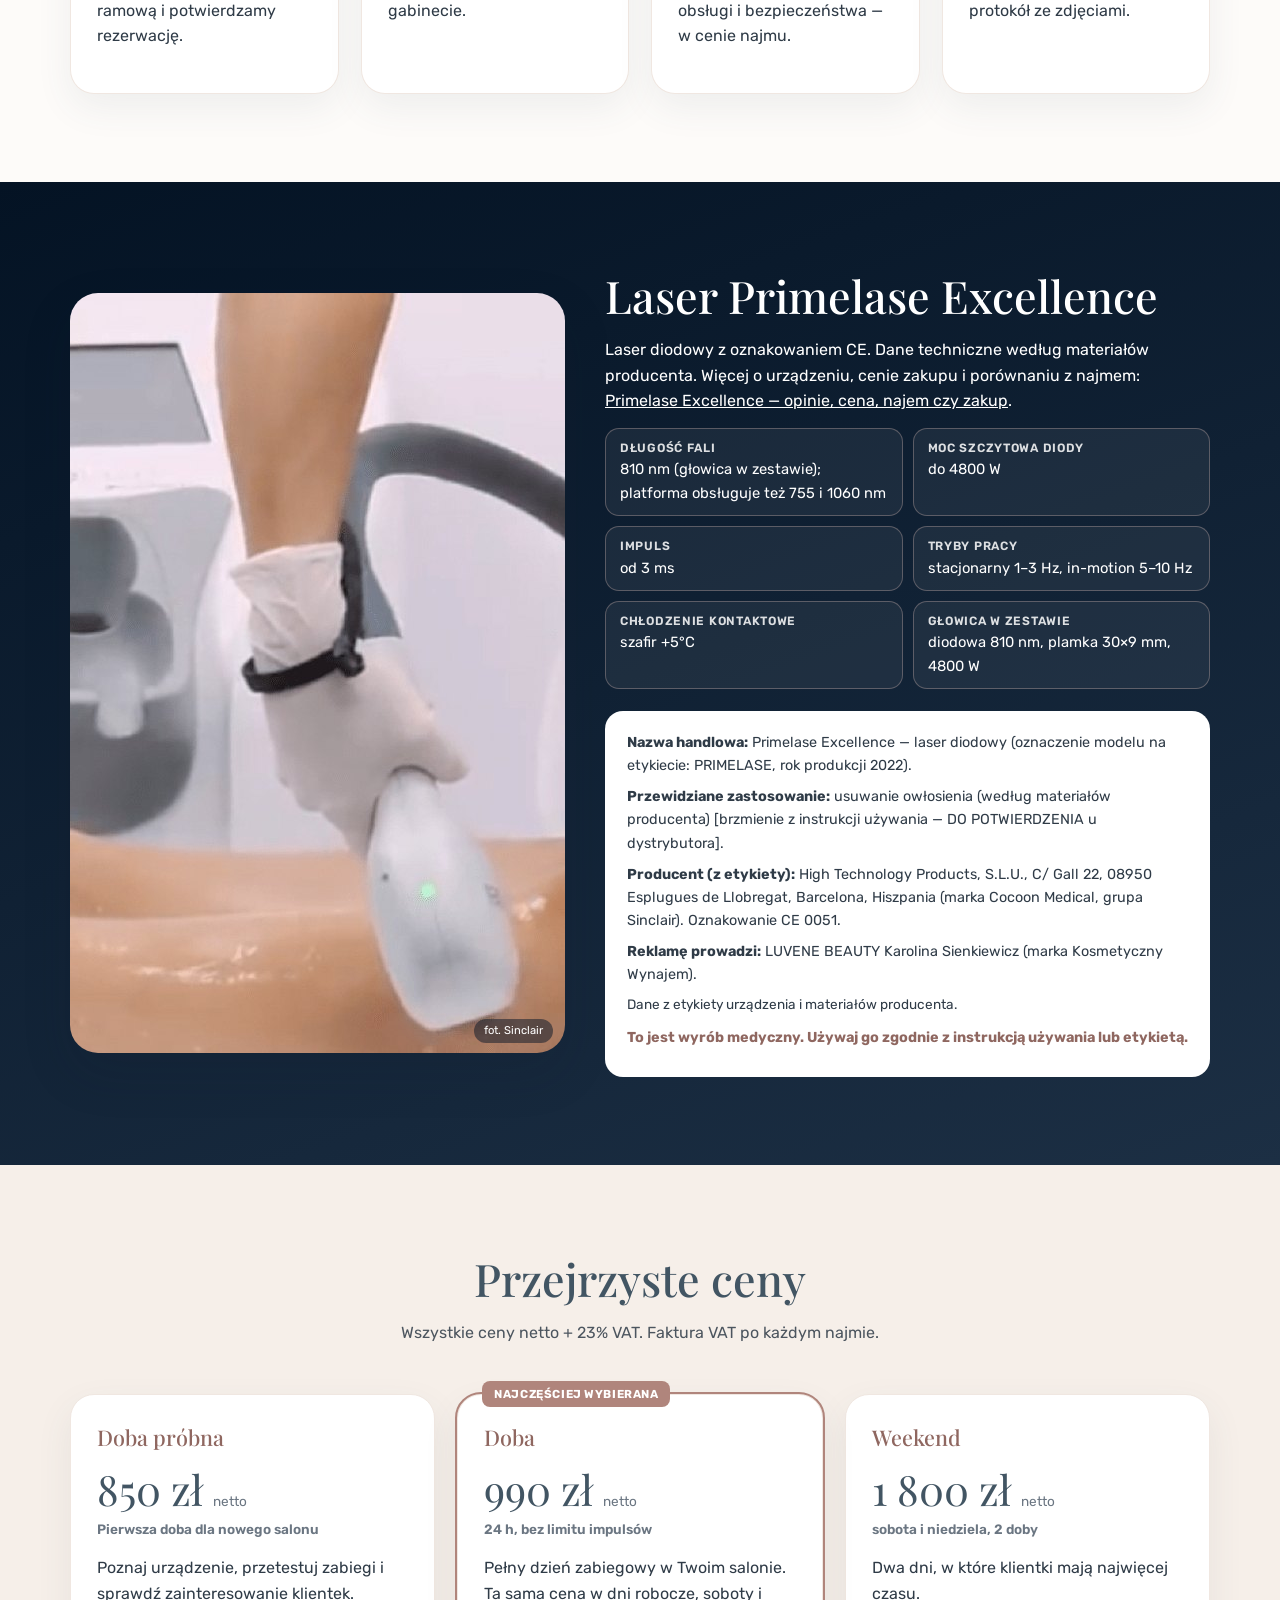
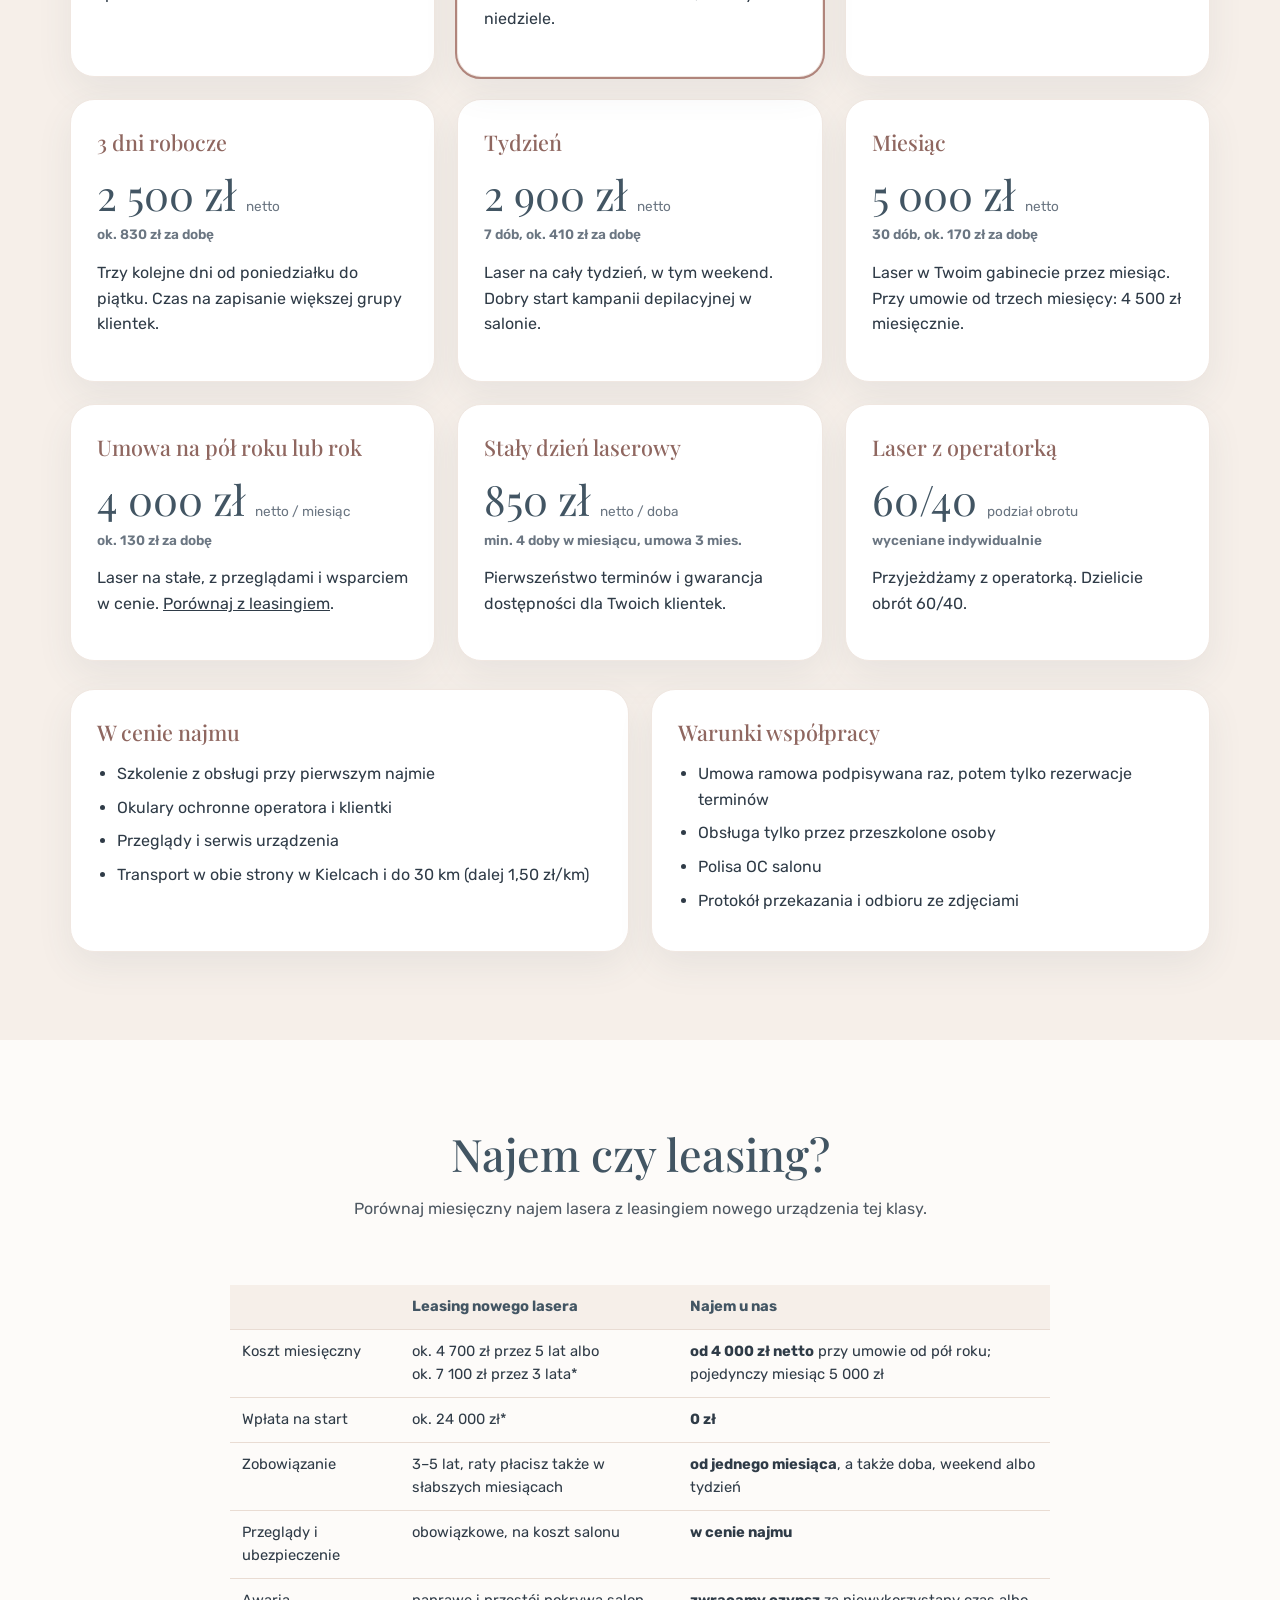
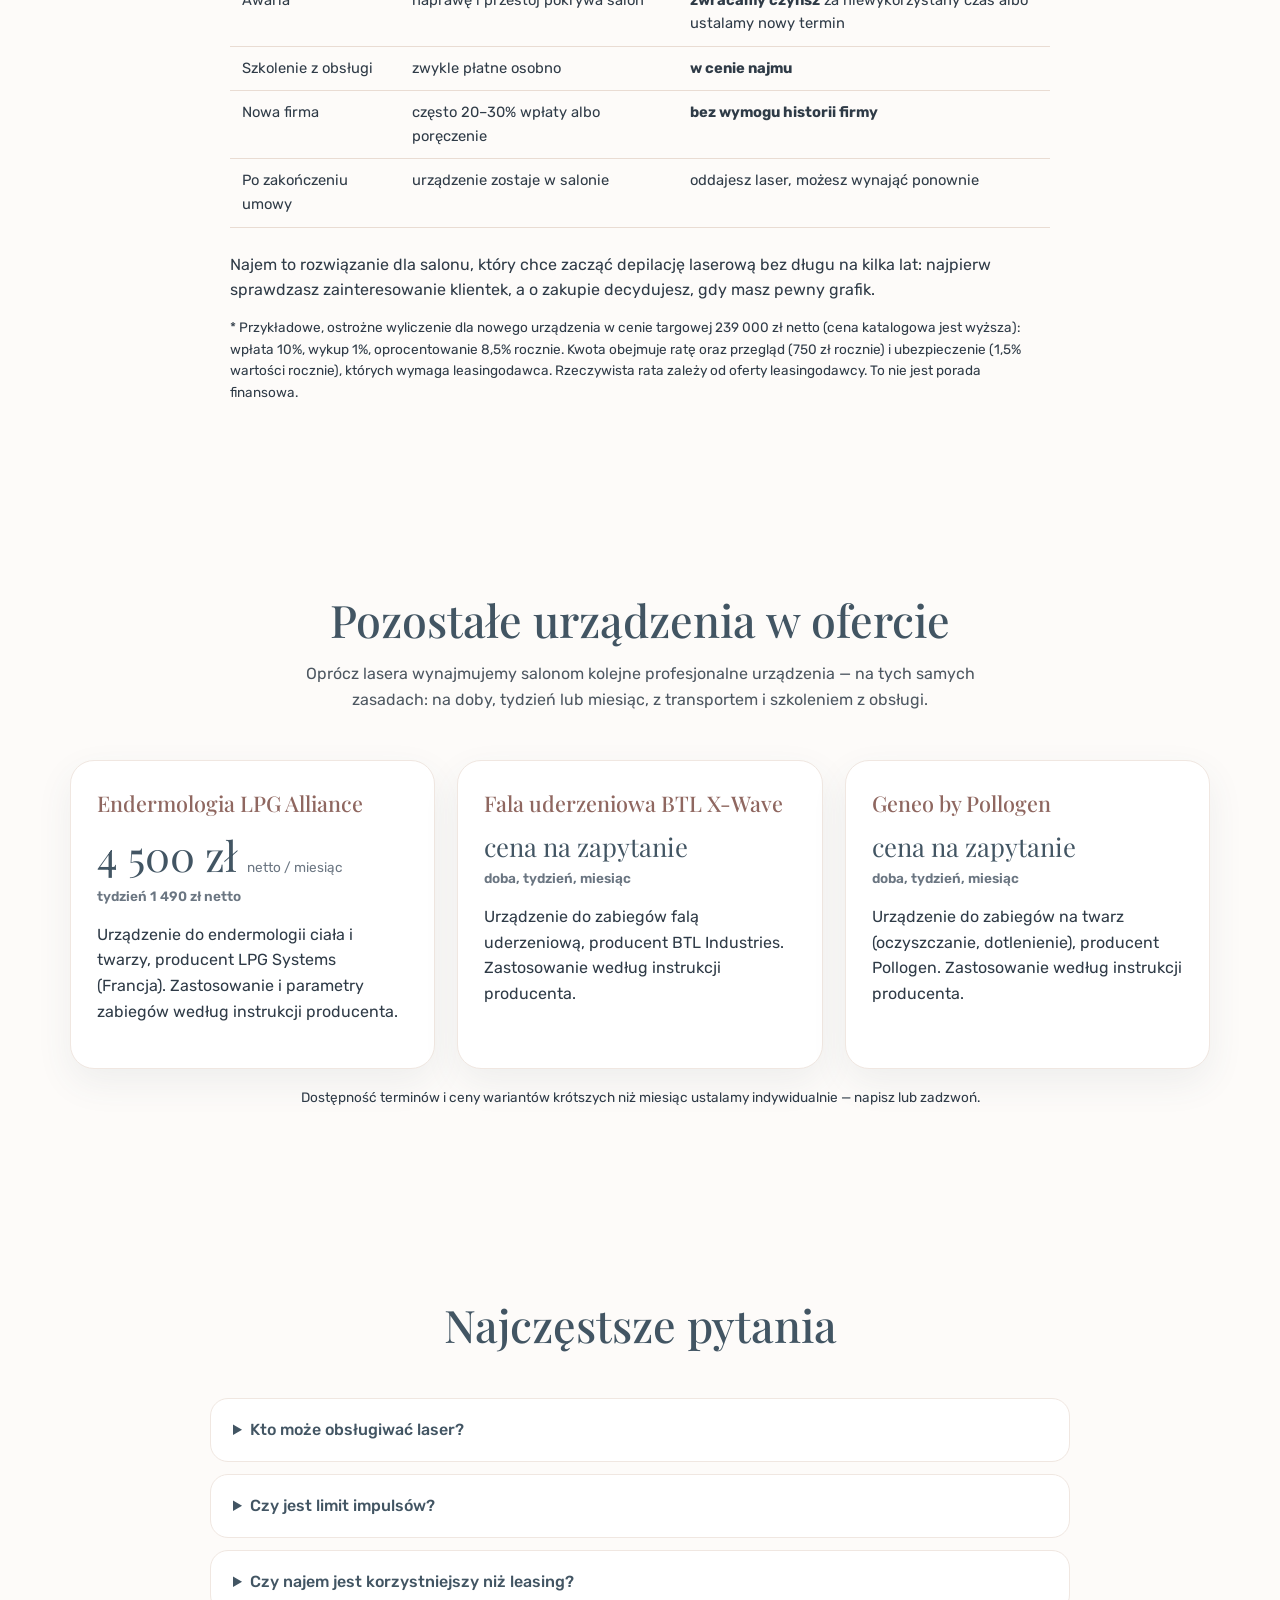
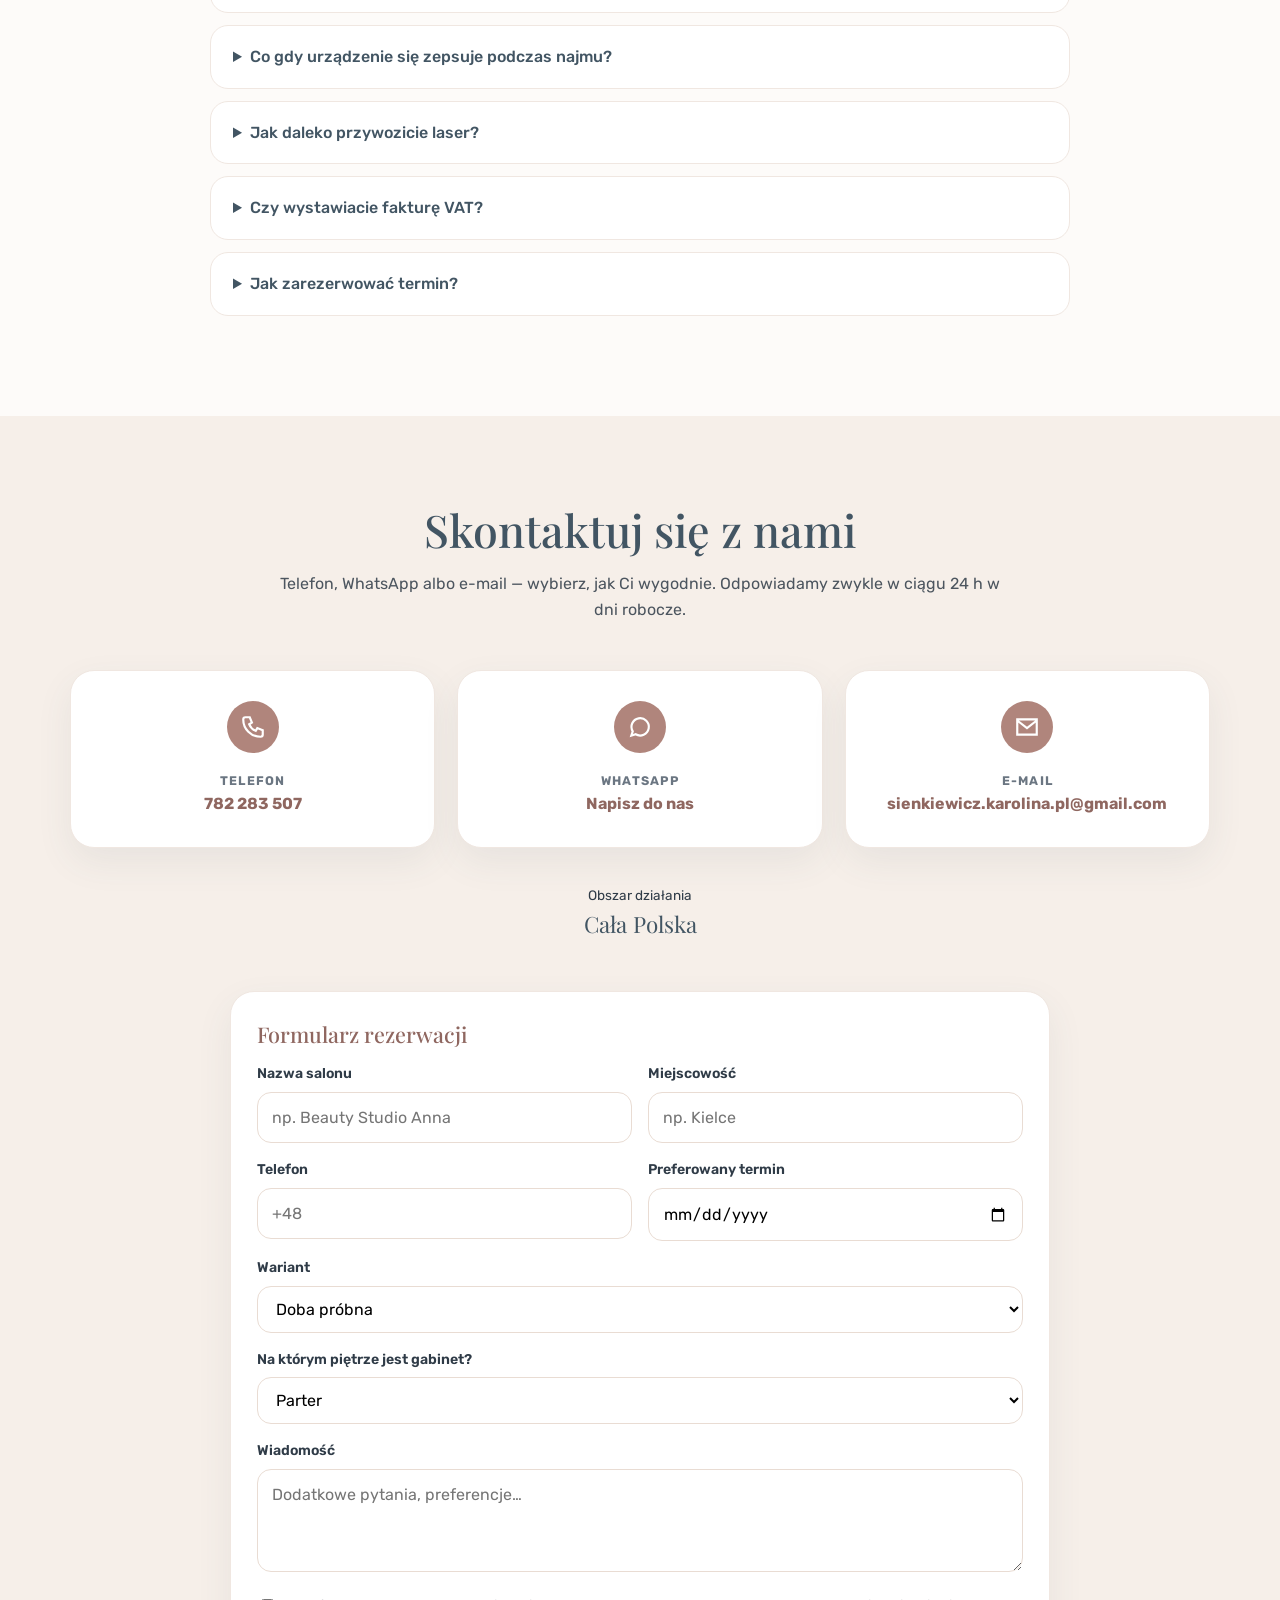
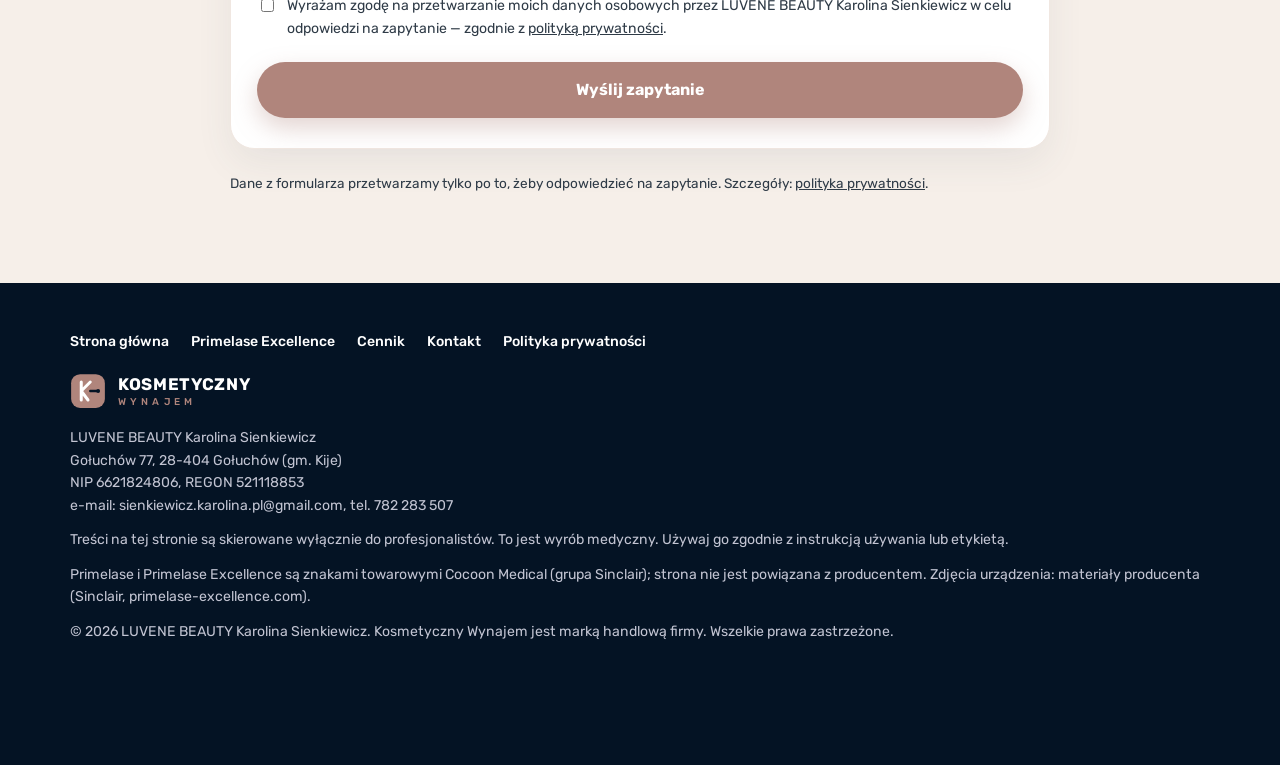
<file: prototyp/index.html>
<!doctype html>
<html lang="pl">
<head>
  <meta name="robots" content="noindex, nofollow">
  <meta charset="utf-8">
  <meta name="viewport" content="width=device-width, initial-scale=1">
  <title>Wynajem lasera do depilacji Kielce – Primelase Excellence na doby | Kosmetyczny Wynajem</title>
  <meta name="description" content="Wynajem urządzeń kosmetycznych dla salonów: laser do depilacji Primelase Excellence, endermologia LPG Alliance, fala uderzeniowa BTL X-Wave, Geneo by Pollogen. Na doby, tydzień, miesiąc. Szkolenie z obsługi w cenie, transport w Kielcach i do 30 km w cenie.">
  <meta property="og:title" content="Kosmetyczny Wynajem – laser diodowy Primelase Excellence w Twoim salonie">
  <meta property="og:description" content="Najem na doby lasera diodowego Primelase Excellence dla salonów i gabinetów. Bez kosztownej inwestycji w sprzęt. Szkolenie z obsługi w cenie najmu, transport w Kielcach i do 30 km w cenie.">
  <meta property="og:type" content="website">
  <meta property="og:locale" content="pl_PL">
  <meta property="og:image" content="https://kosmetycznywynajem.pl/img/primelase-zabieg-nogi.jpg">
  <meta name="theme-color" content="#fdfbf9">
  <link rel="icon" href="../favicon.svg" type="image/svg+xml">
  <link rel="manifest" href="../manifest.webmanifest">
  <meta property="og:url" content="https://kosmetycznywynajem.pl/">
  <meta name="twitter:card" content="summary_large_image">
  <link rel="preconnect" href="https://fonts.googleapis.com">
  <link rel="preconnect" href="https://fonts.gstatic.com" crossorigin>
  <link href="https://fonts.googleapis.com/css2?family=Playfair+Display:wght@500;600&family=Rubik:wght@400;500;600&display=swap" rel="stylesheet" media="print" onload="this.media='all'">
  <noscript><link href="https://fonts.googleapis.com/css2?family=Playfair+Display:wght@500;600&family=Rubik:wght@400;500;600&display=swap" rel="stylesheet"></noscript>
  <link rel="preload" as="image" href="../img/primelase-urzadzenie.webp" fetchpriority="high">
  <link rel="stylesheet" href="../styles.css">
</head>
<body>
<div style="background:#041324;color:#fff;text-align:center;padding:10px 16px;font:500 14px Rubik,sans-serif;">PROTOTYP do akceptacji — ta wersja nie jest jeszcze opublikowana na stronie głównej</div>

<a class="skip-link" href="#start">Przejdź do treści</a>
<div class="bramka" id="bramka" role="dialog" aria-modal="true" aria-labelledby="bramka-tytul">
  <div class="bramka-okno">
    <h2 id="bramka-tytul">Strona dla profesjonalistów</h2>
    <p>Ta strona dotyczy wyrobu medycznego przeznaczonego do używania przez profesjonalistów. Jest skierowana wyłącznie do salonów kosmetycznych, gabinetów i osób zawodowo wykonujących zabiegi.</p>
    <p>Czy prowadzisz salon, gabinet lub zawodowo wykonujesz zabiegi?</p>
    <div class="przyciski" style="justify-content:flex-start; margin-top:20px;">
      <button type="button" class="btn btn-roz" id="bramka-tak">Tak, jestem profesjonalistą</button>
      <a class="btn btn-kontur" href="https://www.google.pl/">Nie, wychodzę</a>
    </div>
  </div>
</div>

<svg width="0" height="0" style="position:absolute" aria-hidden="true">
  <symbol id="znak" viewBox="0 0 48 48"><rect x="1.5" y="1.5" width="45" height="45" rx="12" fill="#b0857c"/><path d="M15 12v24M15 24l12-12M15 24l9 12" fill="none" stroke="#fff" stroke-width="4" stroke-linecap="round" stroke-linejoin="round"/><path d="M27 24h9" stroke="#041324" stroke-width="3.2" stroke-linecap="round"/><circle cx="37.5" cy="24" r="2.6" fill="#041324"/></symbol>
</svg>

<header>
  <div class="kontener nav">
    <a href="#start" class="logo"><svg><use href="#znak"/></svg><span class="logo-tekst">KOSMETYCZNY<small>WYNAJEM</small></span></a>
    <button class="menu-przycisk" type="button" aria-expanded="false" aria-controls="menu-glowne">Menu</button>
    <nav class="nav-linki" id="menu-glowne" aria-label="Menu główne">
      <a href="#dlaczego">Dlaczego najem</a>
      <a href="#kalkulator">Ile mogę zarobić?</a>
      <a href="#jak-dziala">Jak to działa</a>
      <a href="#urzadzenie">Laser</a>
      <a href="#urzadzenia">Inne urządzenia</a>
      <a href="primelase-excellence.html">O Primelase</a>
      <a href="#cennik">Cennik</a>
      <a href="#leasing">Leasing</a>
      <a href="#faq">FAQ</a>
      <a href="#kontakt">Kontakt</a>
    </nav>
  </div>
</header>

<main>
  <!-- 1. HERO -->
  <section class="hero" id="start">
    <div class="kontener hero-uklad">
      <div>
        <p class="nadtytul">Wynajem urządzeń kosmetycznych dla salonów w całej Polsce</p>
        <h1>Laser medyczny Primelase Excellence w Twoim salonie</h1>
        <p class="lead">Na dobę, weekend, tydzień albo na stałe. Bez kosztownej inwestycji, bez wpłaty i bez wieloletniej umowy. Szkolenie z obsługi i przeglądy masz w cenie najmu.</p>
        <div class="przyciski">
          <a href="#cennik" class="btn btn-bialy">Sprawdź ceny</a>
          <a href="#kontakt" class="btn btn-kontur">Zarezerwuj termin</a>
        </div>
        <ul class="hero-fakty">
          <li><strong>od 850 zł</strong>netto za dobę</li>
          <li><strong>4 urządzenia</strong>laser, endermologia, fala uderzeniowa, Geneo</li>
          <li><strong>bez limitu</strong>impulsów</li>
          <li><strong>Kielce i 30 km</strong>transport w cenie</li>
        </ul>
        <p class="dla-kogo">Oferta wyłącznie dla salonów kosmetycznych, gabinetów i osób zawodowo wykonujących zabiegi.</p>
      </div>
      <figure class="hero-laser">
        <img src="../img/primelase-urzadzenie.webp" alt="Laser diodowy Primelase Excellence — urządzenie z ekranem dotykowym i głowicą zabiegową" width="394" height="818" fetchpriority="high">
        <figcaption>Primelase Excellence · fot. Sinclair</figcaption>
      </figure>
    </div>
  </section>

  <!-- 2. DLACZEGO NAJEM -->
  <section id="dlaczego">
    <div class="kontener">
      <div class="naglowek-sekcji">
        <h2>Dlaczego najem zamiast zakupu?</h2>
        <p>Profesjonalny laser w gabinecie wtedy, gdy masz zapisane klientki.</p>
      </div>
      <div class="siatka siatka-4">
        <article class="kafel">
          <div class="ikona"><svg viewBox="0 0 24 24" fill="none" stroke="currentColor" stroke-width="2"><path d="M3 10h18M5 10V20h14V10M12 3 3 10h18Z"/></svg></div>
          <h3>Bez kosztownego zakupu</h3>
          <p>Nie zamrażasz kapitału w drogim sprzęcie. Płacisz tylko za konkretny termin.</p>
        </article>
        <article class="kafel">
          <div class="ikona"><svg viewBox="0 0 24 24" fill="none" stroke="currentColor" stroke-width="2"><path d="M3 17l6-6 4 4 8-8M15 7h6v6"/></svg></div>
          <h3>Pracujesz od pierwszego dnia</h3>
          <p>Ustawiasz laser w swoim gabinecie, umawiasz klientki i realizujesz zabiegi bez czekania na zwrot inwestycji.</p>
        </article>
        <article class="kafel">
          <div class="ikona"><svg viewBox="0 0 24 24" fill="none" stroke="currentColor" stroke-width="2"><path d="M4 5h16v11H4zM8 20h8M12 16v4"/></svg></div>
          <h3>Praca według instrukcji producenta</h3>
          <p>Głowicę i parametry zabiegu dobierasz zgodnie z instrukcją używania i szkoleniem — do rodzaju skóry i włosa.</p>
        </article>
        <article class="kafel">
          <div class="ikona"><svg viewBox="0 0 24 24" fill="none" stroke="currentColor" stroke-width="2"><path d="M3 7h11v9H3zM14 10h4l3 3v3h-7M7 19a2 2 0 1 0 0-.1M17 19a2 2 0 1 0 0-.1"/></svg></div>
          <h3>Transport i szkolenie</h3>
          <p>Przywozimy urządzenie i szkolimy z obsługi Ciebie lub Twoją kosmetolożkę. Szkolenie jest w cenie najmu, transport w Kielcach i do 30 km także; dalej doliczamy 1,50 zł/km.</p>
        </article>
      </div>
    </div>
  </section>

  <!-- 3. KALKULATOR -->
  <section class="roz-jasne" id="kalkulator">
    <div class="kontener">
      <div class="naglowek-sekcji">
        <h2>Ile możesz zarobić?</h2>
        <p>Przesuń suwaki i zobacz szacunkowy obrót z najmu.</p>
      </div>
      <div class="kalkulator">
        <div>
          <div class="suwak">
            <label for="dni">Liczba dób najmu <output id="dni-wartosc" for="dni">2</output></label>
            <input type="range" id="dni" min="1" max="7" step="1" value="2">
          </div>
          <div class="suwak">
            <label for="klientki">Klientek dziennie <output id="klientki-wartosc" for="klientki">6</output></label>
            <input type="range" id="klientki" min="1" max="20" step="1" value="6">
          </div>
          <div class="suwak">
            <label for="cena">Średnia cena zabiegu netto <output id="cena-wartosc" for="cena">259 zł</output></label>
            <input type="range" id="cena" min="100" max="600" step="10" value="260">
          </div>
          <p class="maly">Koszt doby przyjęty w wyliczeniu: 990 zł netto (wariant „Doba”).</p>
        </div>
        <div class="wyniki" aria-live="polite">
          <div class="wynik"><span>Obrót z zabiegów</span><strong id="w-obrot">—</strong></div>
          <div class="wynik"><span>Koszt najmu</span><strong id="w-koszt">—</strong></div>
          <div class="wynik wynik-glowny"><span>Różnica</span><strong id="w-roznica">—</strong></div>
          <p id="w-prog" style="font-weight:600; margin:0;"></p>
          <p class="maly" style="margin:0;">To przybliżone wyliczenie obrotu, nie zysku. Nie uwzględnia kosztów materiałów, pracy ani innych opłat.</p>
        </div>
      </div>
    </div>
  </section>

  <!-- 4. JAK TO DZIAŁA -->
  <section id="jak-dziala">
    <div class="kontener">
      <div class="naglowek-sekcji">
        <h2>Jak to działa?</h2>
        <p>Cztery proste kroki od rezerwacji do odbioru lasera.</p>
      </div>
      <figure class="zdjecie-pasek"><img src="../img/primelase-glowica-nogi.jpg" alt="Głowica lasera Primelase Excellence podczas zabiegu na nodze" width="841" height="443" loading="lazy"><figcaption class="podpis">fot. Sinclair</figcaption></figure>
      <div class="siatka siatka-4">
        <div class="kafel krok"><span class="krok-nr">01</span><h3>Rezerwacja</h3><p>Wybierasz termin, podpisujemy umowę ramową i potwierdzamy rezerwację.</p></div>
        <div class="kafel krok"><span class="krok-nr">02</span><h3>Transport</h3><p>Przywozimy laser i ustawiamy go w Twoim gabinecie.</p></div>
        <div class="kafel krok"><span class="krok-nr">03</span><h3>Szkolenie z obsługi</h3><p>Szkolimy Ciebie lub wskazaną kosmetolożkę z obsługi i bezpieczeństwa — w cenie najmu.</p></div>
        <div class="kafel krok"><span class="krok-nr">04</span><h3>Odbiór i protokół</h3><p>Po zakończeniu odbieramy urządzenie i spisujemy protokół ze zdjęciami.</p></div>
      </div>
    </div>
  </section>

  <!-- 5. URZĄDZENIE -->
  <section class="granat" id="urzadzenie">
    <div class="kontener urzadzenie">
      <figure class="zdjecie-pasek" style="margin:0;"><img src="../img/primelase-zabieg-nogi.jpg" alt="Zabieg głowicą lasera Primelase Excellence, w tle urządzenie" width="960" height="760" loading="lazy" style="aspect-ratio:960/760;"><figcaption class="podpis">fot. Sinclair</figcaption></figure>
      <div>
        <h2>Laser Primelase Excellence</h2>
        <p>Laser diodowy z oznakowaniem CE. Dane techniczne według materiałów producenta. Więcej o urządzeniu, cenie zakupu i porównaniu z najmem: <a href="primelase-excellence.html">Primelase Excellence — opinie, cena, najem czy zakup</a>.</p>
        <ul class="cechy">
          <li><strong>Długość fali</strong>810 nm (głowica w zestawie); platforma obsługuje też 755 i 1060 nm</li>
          <li><strong>Moc szczytowa diody</strong>do 4800 W</li>
          <li><strong>Impuls</strong>od 3 ms</li>
          <li><strong>Tryby pracy</strong>stacjonarny 1–3 Hz, in-motion 5–10 Hz</li>
          <li><strong>Chłodzenie kontaktowe</strong>szafir +5°C</li>
          <li><strong>Głowica w zestawie</strong>diodowa 810 nm, plamka 30×9 mm, 4800 W</li>
        </ul>
        <div class="info-wyrob">
          <p><strong>Nazwa handlowa:</strong> Primelase Excellence — laser diodowy (oznaczenie modelu na etykiecie: PRIMELASE, rok produkcji 2022).</p>
          <p><strong>Przewidziane zastosowanie:</strong> usuwanie owłosienia (według materiałów producenta) [brzmienie z instrukcji używania — DO POTWIERDZENIA u dystrybutora].</p>
          <p><strong>Producent (z etykiety):</strong> High Technology Products, S.L.U., C/ Gall 22, 08950 Esplugues de Llobregat, Barcelona, Hiszpania (marka Cocoon Medical, grupa Sinclair). Oznakowanie CE 0051.</p>
          <p><strong>Reklamę prowadzi:</strong> LUVENE BEAUTY Karolina Sienkiewicz (marka Kosmetyczny Wynajem).</p>
          <p class="maly">Dane z etykiety urządzenia i materiałów producenta.</p>
          <p class="ostrzezenie">To jest wyrób medyczny. Używaj go zgodnie z instrukcją używania lub etykietą.</p>
        </div>
      </div>
    </div>
  </section>

  <!-- 6. CENNIK -->
  <section class="roz-jasne" id="cennik">
    <div class="kontener">
      <div class="naglowek-sekcji">
        <h2>Przejrzyste ceny</h2>
        <p>Wszystkie ceny netto + 23% VAT. Faktura VAT po każdym najmie.</p>
      </div>
      <div class="siatka siatka-3">
        <div class="kafel">
          <h3>Doba próbna</h3>
          <div class="cena">850 zł <small>netto</small></div>
          <p class="podtytul">Pierwsza doba dla nowego salonu</p>
          <p>Poznaj urządzenie, przetestuj zabiegi i sprawdź zainteresowanie klientek.</p>
        </div>
        <div class="kafel wyrozniony">
          <span class="odznaka">Najczęściej wybierana</span>
          <h3>Doba</h3>
          <div class="cena">990 zł <small>netto</small></div>
          <p class="podtytul">24 h, bez limitu impulsów</p>
          <p>Pełny dzień zabiegowy w Twoim salonie. Ta sama cena w dni robocze, soboty i niedziele.</p>
        </div>
        <div class="kafel">
          <h3>Weekend</h3>
          <div class="cena">1 800 zł <small>netto</small></div>
          <p class="podtytul">sobota i niedziela, 2 doby</p>
          <p>Dwa dni, w które klientki mają najwięcej czasu.</p>
        </div>
        <div class="kafel">
          <h3>3 dni robocze</h3>
          <div class="cena">2 500 zł <small>netto</small></div>
          <p class="podtytul">ok. 830 zł za dobę</p>
          <p>Trzy kolejne dni od poniedziałku do piątku. Czas na zapisanie większej grupy klientek.</p>
        </div>
        <div class="kafel">
          <h3>Tydzień</h3>
          <div class="cena">2 900 zł <small>netto</small></div>
          <p class="podtytul">7 dób, ok. 410 zł za dobę</p>
          <p>Laser na cały tydzień, w tym weekend. Dobry start kampanii depilacyjnej w salonie.</p>
        </div>
        <div class="kafel">
          <h3>Miesiąc</h3>
          <div class="cena">5 000 zł <small>netto</small></div>
          <p class="podtytul">30 dób, ok. 170 zł za dobę</p>
          <p>Laser w Twoim gabinecie przez miesiąc. Przy umowie od trzech miesięcy: 4 500 zł miesięcznie.</p>
        </div>
        <div class="kafel">
          <h3>Umowa na pół roku lub rok</h3>
          <div class="cena">4 000 zł <small>netto / miesiąc</small></div>
          <p class="podtytul">ok. 130 zł za dobę</p>
          <p>Laser na stałe, z przeglądami i wsparciem w cenie. <a href="#leasing">Porównaj z leasingiem</a>.</p>
        </div>
        <div class="kafel">
          <h3>Stały dzień laserowy</h3>
          <div class="cena">850 zł <small>netto / doba</small></div>
          <p class="podtytul">min. 4 doby w miesiącu, umowa 3 mies.</p>
          <p>Pierwszeństwo terminów i gwarancja dostępności dla Twoich klientek.</p>
        </div>
        <div class="kafel">
          <h3>Laser z operatorką</h3>
          <div class="cena">60/40 <small>podział obrotu</small></div>
          <p class="podtytul">wyceniane indywidualnie</p>
          <p>Przyjeżdżamy z operatorką. Dzielicie obrót 60/40.</p>
        </div>
      </div>
      <div class="siatka siatka-2" style="margin-top:28px;">
        <div class="kafel">
          <h3>W cenie najmu</h3>
          <ul class="lista">
            <li>Szkolenie z obsługi przy pierwszym najmie</li>
            <li>Okulary ochronne operatora i klientki</li>
            <li>Przeglądy i serwis urządzenia</li>
            <li>Transport w obie strony w Kielcach i do 30 km (dalej 1,50 zł/km)</li>
          </ul>
        </div>
        <div class="kafel">
          <h3>Warunki współpracy</h3>
          <ul class="lista">
            <li>Umowa ramowa podpisywana raz, potem tylko rezerwacje terminów</li>
            <li>Obsługa tylko przez przeszkolone osoby</li>
            <li>Polisa OC salonu</li>
            <li>Protokół przekazania i odbioru ze zdjęciami</li>
          </ul>
        </div>
      </div>
    </div>
  </section>

  <!-- 6a. NAJEM CZY LEASING -->
  <section id="leasing" aria-labelledby="leasing-tytul">
    <div class="kontener">
      <div class="naglowek-sekcji">
        <h2 id="leasing-tytul">Najem czy leasing?</h2>
        <p>Porównaj miesięczny najem lasera z leasingiem nowego urządzenia tej klasy.</p>
      </div>
      <div class="artykul">
        <div class="tabela-przewijana">
          <table>
            <thead><tr><th scope="col"></th><th scope="col">Leasing nowego lasera</th><th scope="col">Najem u&nbsp;nas</th></tr></thead>
            <tbody>
              <tr><td>Koszt miesięczny</td><td>ok.&nbsp;4&nbsp;700&nbsp;zł przez 5&nbsp;lat albo ok.&nbsp;7&nbsp;100&nbsp;zł przez 3&nbsp;lata*</td><td><strong>od 4&nbsp;000&nbsp;zł netto</strong> przy umowie od pół roku; pojedynczy miesiąc 5&nbsp;000&nbsp;zł</td></tr>
              <tr><td>Wpłata na start</td><td>ok.&nbsp;24&nbsp;000&nbsp;zł*</td><td><strong>0&nbsp;zł</strong></td></tr>
              <tr><td>Zobowiązanie</td><td>3–5 lat, raty płacisz także w słabszych miesiącach</td><td><strong>od jednego miesiąca</strong>, a także doba, weekend albo tydzień</td></tr>
              <tr><td>Przeglądy i ubezpieczenie</td><td>obowiązkowe, na koszt salonu</td><td><strong>w cenie najmu</strong></td></tr>
              <tr><td>Awaria</td><td>naprawę i przestój pokrywa salon</td><td><strong>zwracamy czynsz</strong> za niewykorzystany czas albo ustalamy nowy termin</td></tr>
              <tr><td>Szkolenie z obsługi</td><td>zwykle płatne osobno</td><td><strong>w cenie najmu</strong></td></tr>
              <tr><td>Nowa firma</td><td>często 20–30% wpłaty albo poręczenie</td><td><strong>bez wymogu historii firmy</strong></td></tr>
              <tr><td>Po zakończeniu umowy</td><td>urządzenie zostaje w salonie</td><td>oddajesz laser, możesz wynająć ponownie</td></tr>
            </tbody>
          </table>
        </div>
        <p>Najem to rozwiązanie dla salonu, który chce zacząć depilację laserową bez długu na kilka lat: najpierw sprawdzasz zainteresowanie klientek, a o zakupie decydujesz, gdy masz pewny grafik.</p>
        <p class="maly">* Przykładowe, ostrożne wyliczenie dla nowego urządzenia w cenie targowej 239 000 zł netto (cena katalogowa jest wyższa): wpłata 10%, wykup 1%, oprocentowanie 8,5% rocznie. Kwota obejmuje ratę oraz przegląd (750 zł rocznie) i ubezpieczenie (1,5% wartości rocznie), których wymaga leasingodawca. Rzeczywista rata zależy od oferty leasingodawcy. To nie jest porada finansowa.</p>
      </div>
    </div>
  </section>

  <!-- 6b. POZOSTAŁE URZĄDZENIA -->
  <section id="urzadzenia" aria-labelledby="urzadzenia-tytul">
    <div class="kontener">
      <div class="naglowek-sekcji">
        <h2 id="urzadzenia-tytul">Pozostałe urządzenia w ofercie</h2>
        <p>Oprócz lasera wynajmujemy salonom kolejne profesjonalne urządzenia — na tych samych zasadach: na doby, tydzień lub miesiąc, z transportem i szkoleniem z obsługi.</p>
      </div>
      <div class="siatka siatka-3">
        <div class="kafel">
          <h3>Endermologia LPG Alliance</h3>
          <div class="cena">4 500 zł <small>netto / miesiąc</small></div>
          <p class="podtytul">tydzień 1 490 zł netto</p>
          <p>Urządzenie do endermologii ciała i twarzy, producent LPG Systems (Francja). Zastosowanie i parametry zabiegów według instrukcji producenta.</p>
        </div>
        <div class="kafel">
          <h3>Fala uderzeniowa BTL X-Wave</h3>
          <div class="cena" style="font-size:1.6rem;">cena na zapytanie</div>
          <p class="podtytul">doba, tydzień, miesiąc</p>
          <p>Urządzenie do zabiegów falą uderzeniową, producent BTL Industries. Zastosowanie według instrukcji producenta.</p>
        </div>
        <div class="kafel">
          <h3>Geneo by Pollogen</h3>
          <div class="cena" style="font-size:1.6rem;">cena na zapytanie</div>
          <p class="podtytul">doba, tydzień, miesiąc</p>
          <p>Urządzenie do zabiegów na twarz (oczyszczanie, dotlenienie), producent Pollogen. Zastosowanie według instrukcji producenta.</p>
        </div>
      </div>
      <p class="maly" style="text-align:center; margin-top:18px;">Dostępność terminów i ceny wariantów krótszych niż miesiąc ustalamy indywidualnie — napisz lub zadzwoń.</p>
    </div>
  </section>

  <!-- 7. FAQ -->
  <section id="faq">
    <div class="kontener" style="max-width:860px;">
      <div class="naglowek-sekcji"><h2>Najczęstsze pytania</h2></div>
      <details>
        <summary>Kto może obsługiwać laser?</summary>
        <p>Laser obsługują wyłącznie osoby przeszkolone, zgodnie z wymaganiami instrukcji używania producenta. Szkolenie z obsługi zapewniamy w cenie najmu.</p>
      </details>
      <details>
        <summary>Czy jest limit impulsów?</summary>
        <p>Nie. Doba i tydzień to najem bez limitu impulsów.</p>
      </details>
      <details>
        <summary>Czy najem jest korzystniejszy niż leasing?</summary>
        <p>Przy leasingu nowego lasera tej klasy salon płaci zwykle kilka tysięcy złotych miesięcznie przez 3–5 lat i wnosi wpłatę na start. Najem kosztuje od 4 000 zł netto miesięcznie przy umowie od pół roku, bez wpłaty i bez wieloletniej umowy, z przeglądami i szkoleniem w cenie. <a href="#leasing">Zobacz porównanie</a>.</p>
      </details>
      <details>
        <summary>Co gdy urządzenie się zepsuje podczas najmu?</summary>
        <p>Zwracamy czynsz za niewykorzystany czas albo ustalamy nowy termin bez dopłaty.</p>
      </details>
      <details>
        <summary>Jak daleko przywozicie laser?</summary>
        <p>Na doby dowozimy urządzenia w południowej Polsce, w południowej części województwa mazowieckiego oraz do Torunia i Bydgoszczy. Najem długoterminowy realizujemy w całej Polsce. Transport w Kielcach i do 30 km jest w cenie, dalej doliczamy 1,50 zł/km.</p>
      </details>
      <details>
        <summary>Czy wystawiacie fakturę VAT?</summary>
        <p>Tak, po każdym najmie wystawiamy fakturę VAT na dane salonu lub gabinetu.</p>
      </details>
      <details>
        <summary>Jak zarezerwować termin?</summary>
        <p>Napisz przez formularz, zadzwoń lub wyślij e-mail. Ustalimy dostępność i podpiszemy umowę ramową; szczegóły rozliczeń są w umowie.</p>
      </details>
    </div>
  </section>

  <!-- 8. KONTAKT -->
  <section class="roz-jasne" id="kontakt">
    <div class="kontener">
      <div class="naglowek-sekcji">
        <h2>Skontaktuj się z nami</h2>
        <p>Telefon, WhatsApp albo e-mail — wybierz, jak Ci wygodnie. Odpowiadamy zwykle w ciągu 24 h w dni robocze.</p>
      </div>
      <div class="siatka siatka-3">
        <a class="kafel kontakt-kafel" href="tel:+48782283507">
          <div class="ikona"><svg viewBox="0 0 24 24" fill="none" stroke="currentColor" stroke-width="2"><path d="M5 3h4l2 5-2.5 1.5a11 11 0 0 0 6 6L16 13l5 2v4a2 2 0 0 1-2 2A16 16 0 0 1 3 5a2 2 0 0 1 2-2"/></svg></div>
          <div class="etykieta">TELEFON</div>
          <div class="wartosc">782 283 507</div>
        </a>
        <a class="kafel kontakt-kafel" href="https://wa.me/48782283507">
          <div class="ikona"><svg viewBox="0 0 24 24" fill="none" stroke="currentColor" stroke-width="2"><path d="M4 20l1.3-4A8 8 0 1 1 8 18.7Z"/></svg></div>
          <div class="etykieta">WHATSAPP</div>
          <div class="wartosc">Napisz do nas</div>
        </a>
        <a class="kafel kontakt-kafel" href="mailto:sienkiewicz.karolina.pl@gmail.com">
          <div class="ikona"><svg viewBox="0 0 24 24" fill="none" stroke="currentColor" stroke-width="2"><path d="M3 5h18v14H3zM3 6l9 7 9-7"/></svg></div>
          <div class="etykieta">E-MAIL</div>
          <div class="wartosc">sienkiewicz.karolina.pl@gmail.com</div>
        </a>
      </div>
      <div class="obszar"><span class="maly">Obszar działania</span><strong>Cała Polska</strong></div>

      <div class="kafel" style="max-width:820px; margin-inline:auto;">
        <h3>Formularz rezerwacji</h3>
        <form id="formularz-rezerwacji" action="#kontakt" method="post" data-email="sienkiewicz.karolina.pl@gmail.com">
          <div class="pola">
            <div><label for="salon">Nazwa salonu</label><input type="text" id="salon" name="salon" placeholder="np. Beauty Studio Anna" required></div>
            <div><label for="miejscowosc">Miejscowość</label><input type="text" id="miejscowosc" name="miejscowosc" placeholder="np. Kielce" required></div>
            <div><label for="telefon">Telefon</label><input type="tel" id="telefon" name="telefon" placeholder="+48" required></div>
            <div><label for="termin">Preferowany termin</label><input type="date" id="termin" name="termin" required></div>
          </div>
          <div style="margin-bottom:16px;">
            <label for="wariant">Wariant</label>
            <select id="wariant" name="wariant">
              <option>Doba próbna</option>
              <option>Doba</option>
              <option>Weekend (sobota + niedziela)</option>
              <option>3 dni robocze</option>
              <option>Tydzień</option>
              <option>Miesiąc</option>
              <option>Umowa na pół roku lub rok</option>
              <option>Endermologia LPG Alliance</option>
              <option>Fala uderzeniowa BTL X-Wave</option>
              <option>Geneo by Pollogen</option>
              <option>Stały dzień laserowy</option>
              <option>Laser z operatorką</option>
            </select>
          </div>
          <div style="margin-bottom:16px;">
            <label for="pietro">Na którym piętrze jest gabinet?</label>
            <select id="pietro" name="pietro">
              <option>Parter</option>
              <option>Piętro, jest winda</option>
              <option>Piętro, bez windy</option>
            </select>
          </div>
          <div>
            <label for="wiadomosc">Wiadomość</label>
            <textarea id="wiadomosc" name="wiadomosc" rows="3" placeholder="Dodatkowe pytania, preferencje…"></textarea>
          </div>
          <div class="zgoda">
            <input type="checkbox" id="rodo" name="rodo" required>
            <label for="rodo" style="font-weight:400;">Wyrażam zgodę na przetwarzanie moich danych osobowych przez LUVENE BEAUTY Karolina Sienkiewicz w celu odpowiedzi na zapytanie — zgodnie z <a href="../polityka-prywatnosci.html">polityką prywatności</a>.</label>
          </div>
          <button type="submit" class="btn btn-roz" style="width:100%;">Wyślij zapytanie</button>
        </form>
      </div>

      <p class="maly" style="max-width:820px; margin:24px auto 0;">Dane z formularza przetwarzamy tylko po to, żeby odpowiedzieć na zapytanie. Szczegóły: <a href="../polityka-prywatnosci.html">polityka prywatności</a>.</p>
    </div>
  </section>
</main>

<footer>
  <div class="kontener">
    <ul class="stopka-nav"><li><a href="index.html">Strona główna</a></li><li><a href="primelase-excellence.html">Primelase Excellence</a></li><li><a href="index.html#cennik">Cennik</a></li><li><a href="index.html#kontakt">Kontakt</a></li><li><a href="../polityka-prywatnosci.html">Polityka prywatności</a></li></ul>
    <a href="#start" class="logo"><svg><use href="#znak"/></svg><span class="logo-tekst">KOSMETYCZNY<small>WYNAJEM</small></span></a>
    <p>LUVENE BEAUTY Karolina Sienkiewicz<br>Gołuchów 77, 28-404 Gołuchów (gm. Kije)<br>NIP 6621824806, REGON 521118853<br>e-mail: sienkiewicz.karolina.pl@gmail.com, tel. 782 283 507</p>
    <p>Treści na tej stronie są skierowane wyłącznie do profesjonalistów. To jest wyrób medyczny. Używaj go zgodnie z instrukcją używania lub etykietą.</p>
    <p>Primelase i Primelase Excellence są znakami towarowymi Cocoon Medical (grupa Sinclair); strona nie jest powiązana z producentem. Zdjęcia urządzenia: materiały producenta (Sinclair, primelase-excellence.com).</p>
    <p>© 2026 LUVENE BEAUTY Karolina Sienkiewicz. Kosmetyczny Wynajem jest marką handlową firmy. Wszelkie prawa zastrzeżone.</p>
  </div>
</footer>

<a href="#kontakt" class="btn btn-roz rezerwacja-mobile">Zarezerwuj termin</a>

<script src="../app.js" defer></script>
</body>
</html>
</file>
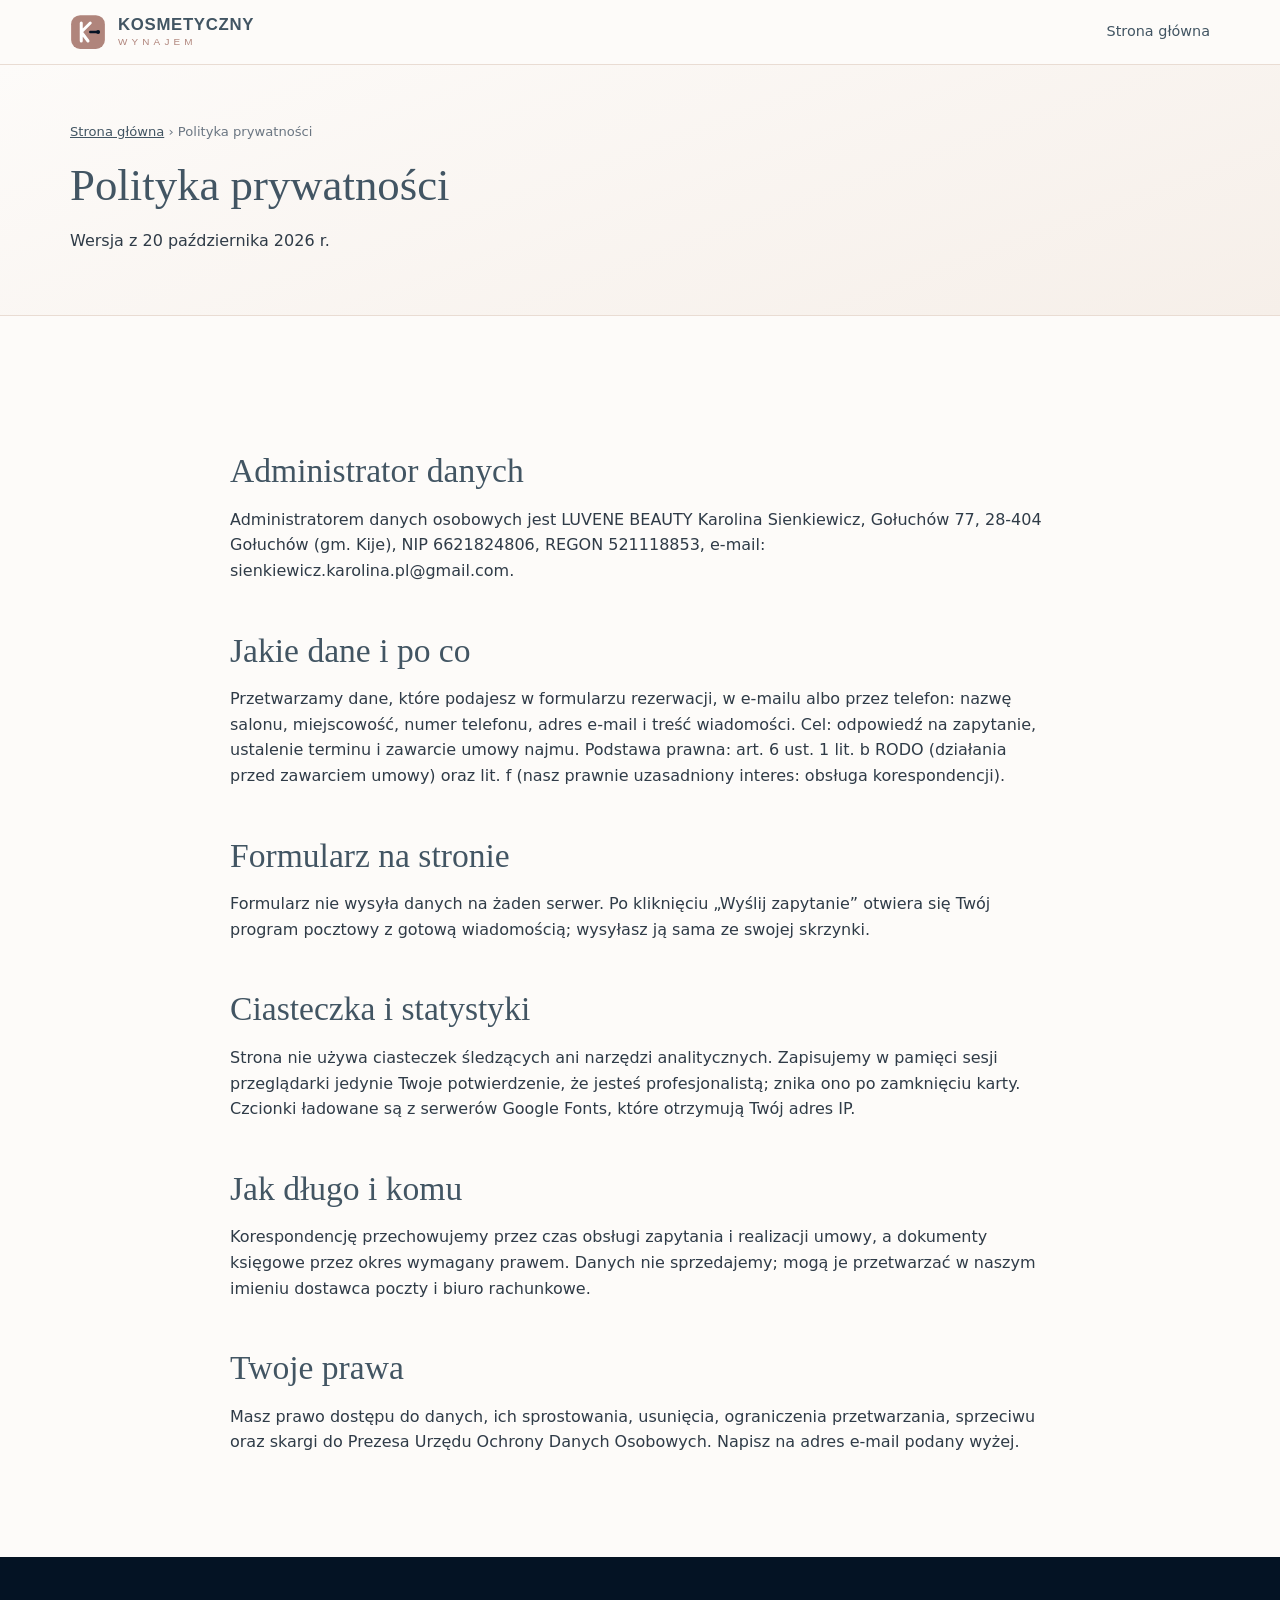
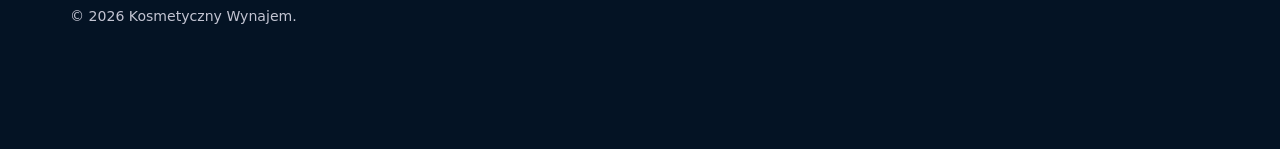
<file: polityka-prywatnosci.html>
<!doctype html>
<html lang="pl">
<head>
  <meta name="robots" content="noindex, follow">
  <meta charset="utf-8">
  <meta name="viewport" content="width=device-width, initial-scale=1">
  <title>Polityka prywatności | Kosmetyczny Wynajem</title>
  <meta name="description" content="Jak Kosmetyczny Wynajem przetwarza dane osobowe z formularza, e-maila i telefonu. Bez ciasteczek śledzących.">
  <link rel="canonical" href="https://kosmetycznywynajem.pl/polityka-prywatnosci.html">
  <meta name="theme-color" content="#fdfbf9">
  <link rel="icon" href="favicon.svg" type="image/svg+xml">
  <link rel="stylesheet" href="styles.css">
</head>
<body>
<a class="skip-link" href="#tresc">Przejdź do treści</a>
<svg width="0" height="0" style="position:absolute" aria-hidden="true">
  <symbol id="znak" viewBox="0 0 48 48"><rect x="1.5" y="1.5" width="45" height="45" rx="12" fill="#b0857c"/><path d="M15 12v24M15 24l12-12M15 24l9 12" fill="none" stroke="#fff" stroke-width="4" stroke-linecap="round" stroke-linejoin="round"/><path d="M27 24h9" stroke="#041324" stroke-width="3.2" stroke-linecap="round"/><circle cx="37.5" cy="24" r="2.6" fill="#041324"/></symbol>
</svg>
<header>
  <div class="kontener nav">
    <a href="index.html" class="logo"><svg><use href="#znak"/></svg><span class="logo-tekst">KOSMETYCZNY<small>WYNAJEM</small></span></a>
    <nav class="nav-linki" id="menu-glowne" aria-label="Menu główne" style="display:flex;"><a href="index.html">Strona główna</a></nav>
  </div>
</header>
<main id="tresc">
  <div class="naglowek-strony"><div class="kontener"><nav class="okruszki" aria-label="Okruszki"><a href="index.html">Strona główna</a> › Polityka prywatności</nav><h1>Polityka prywatności</h1><p>Wersja z 20 października 2026 r.</p></div></div>
  <section><div class="kontener artykul">
    <h2>Administrator danych</h2>
    <p>Administratorem danych osobowych jest LUVENE BEAUTY Karolina Sienkiewicz, Gołuchów 77, 28-404 Gołuchów (gm. Kije), NIP 6621824806, REGON 521118853, e-mail: sienkiewicz.karolina.pl@gmail.com.</p>
    <h2>Jakie dane i po co</h2>
    <p>Przetwarzamy dane, które podajesz w formularzu rezerwacji, w e-mailu albo przez telefon: nazwę salonu, miejscowość, numer telefonu, adres e-mail i treść wiadomości. Cel: odpowiedź na zapytanie, ustalenie terminu i zawarcie umowy najmu. Podstawa prawna: art. 6 ust. 1 lit. b RODO (działania przed zawarciem umowy) oraz lit. f (nasz prawnie uzasadniony interes: obsługa korespondencji).</p>
    <h2>Formularz na stronie</h2>
    <p>Formularz nie wysyła danych na żaden serwer. Po kliknięciu „Wyślij zapytanie” otwiera się Twój program pocztowy z gotową wiadomością; wysyłasz ją sama ze swojej skrzynki.</p>
    <h2>Ciasteczka i statystyki</h2>
    <p>Strona nie używa ciasteczek śledzących ani narzędzi analitycznych. Zapisujemy w pamięci sesji przeglądarki jedynie Twoje potwierdzenie, że jesteś profesjonalistą; znika ono po zamknięciu karty. Czcionki ładowane są z serwerów Google Fonts, które otrzymują Twój adres IP.</p>
    <h2>Jak długo i komu</h2>
    <p>Korespondencję przechowujemy przez czas obsługi zapytania i realizacji umowy, a dokumenty księgowe przez okres wymagany prawem. Danych nie sprzedajemy; mogą je przetwarzać w naszym imieniu dostawca poczty i biuro rachunkowe.</p>
    <h2>Twoje prawa</h2>
    <p>Masz prawo dostępu do danych, ich sprostowania, usunięcia, ograniczenia przetwarzania, sprzeciwu oraz skargi do Prezesa Urzędu Ochrony Danych Osobowych. Napisz na adres e-mail podany wyżej.</p>
  </div></section>
</main>
<footer><div class="kontener"><p>© 2026 Kosmetyczny Wynajem.</p></div></footer>
</body>
</html>
</file>
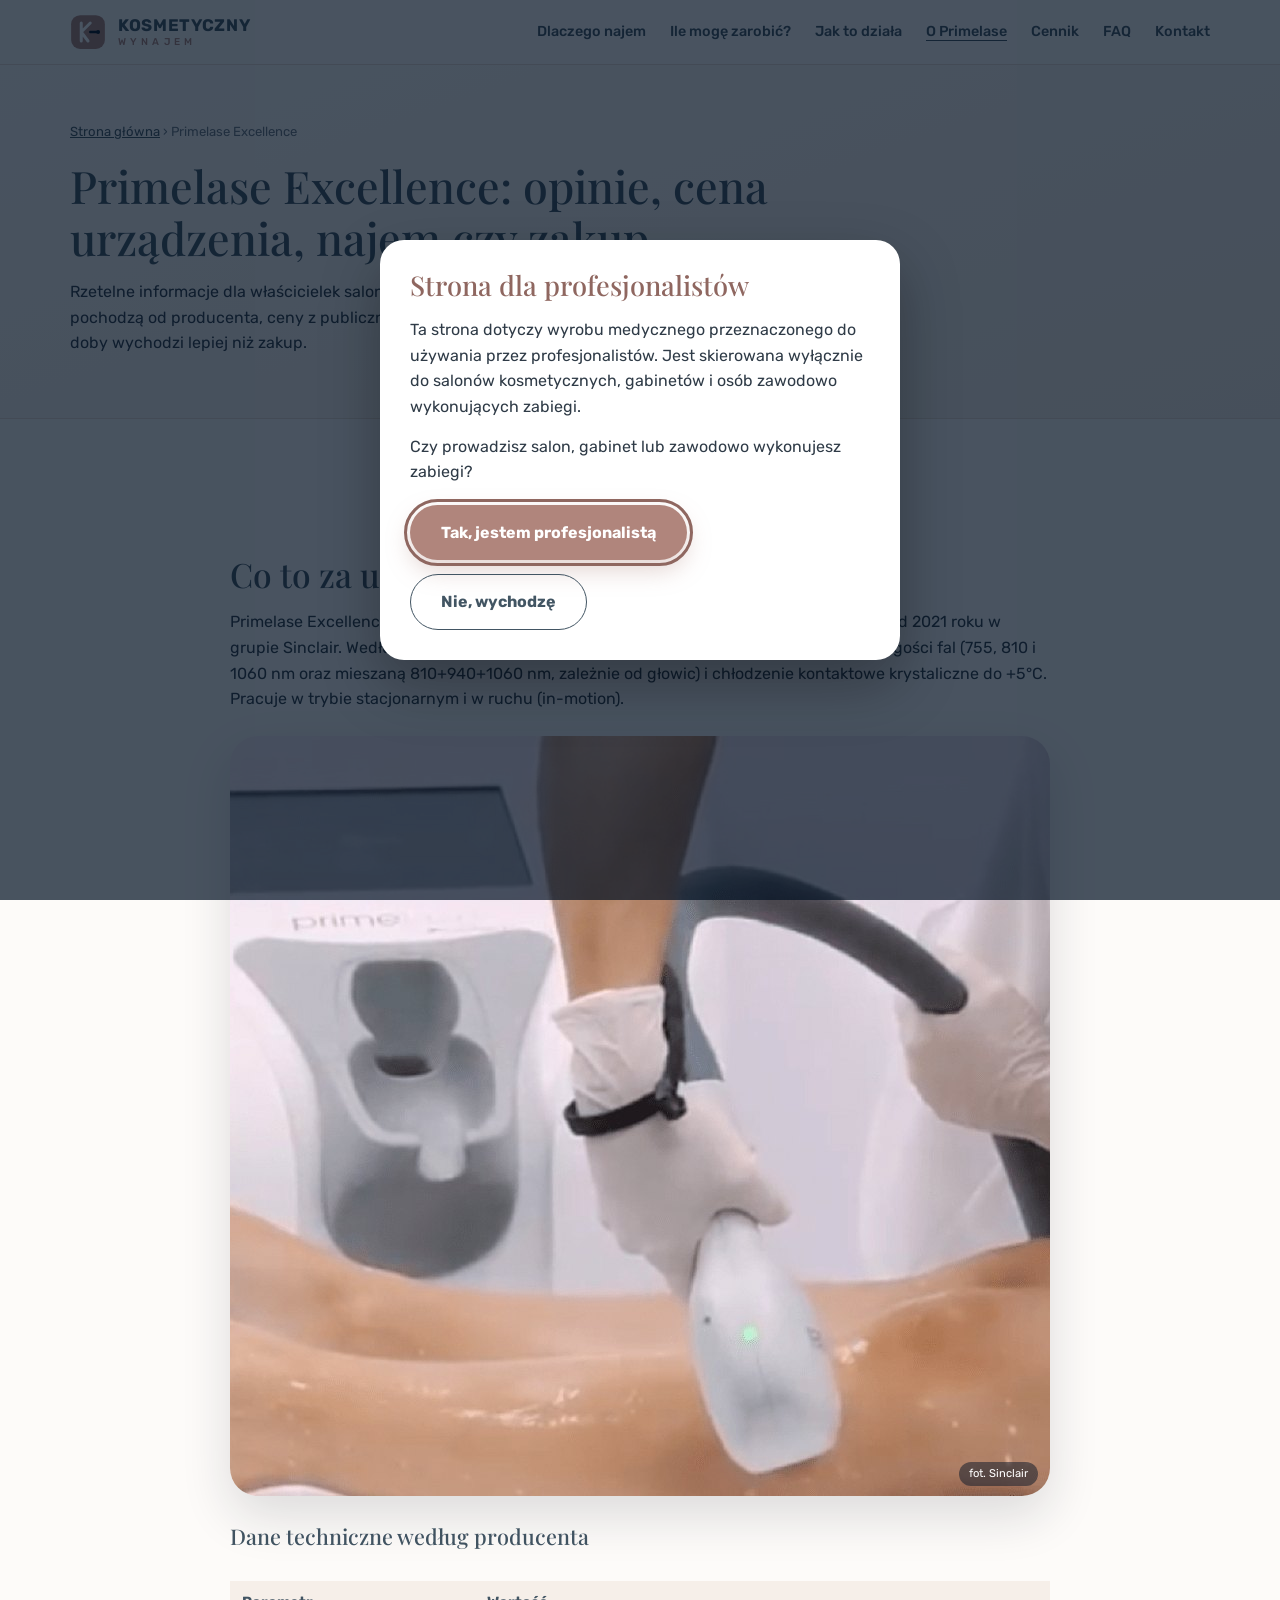
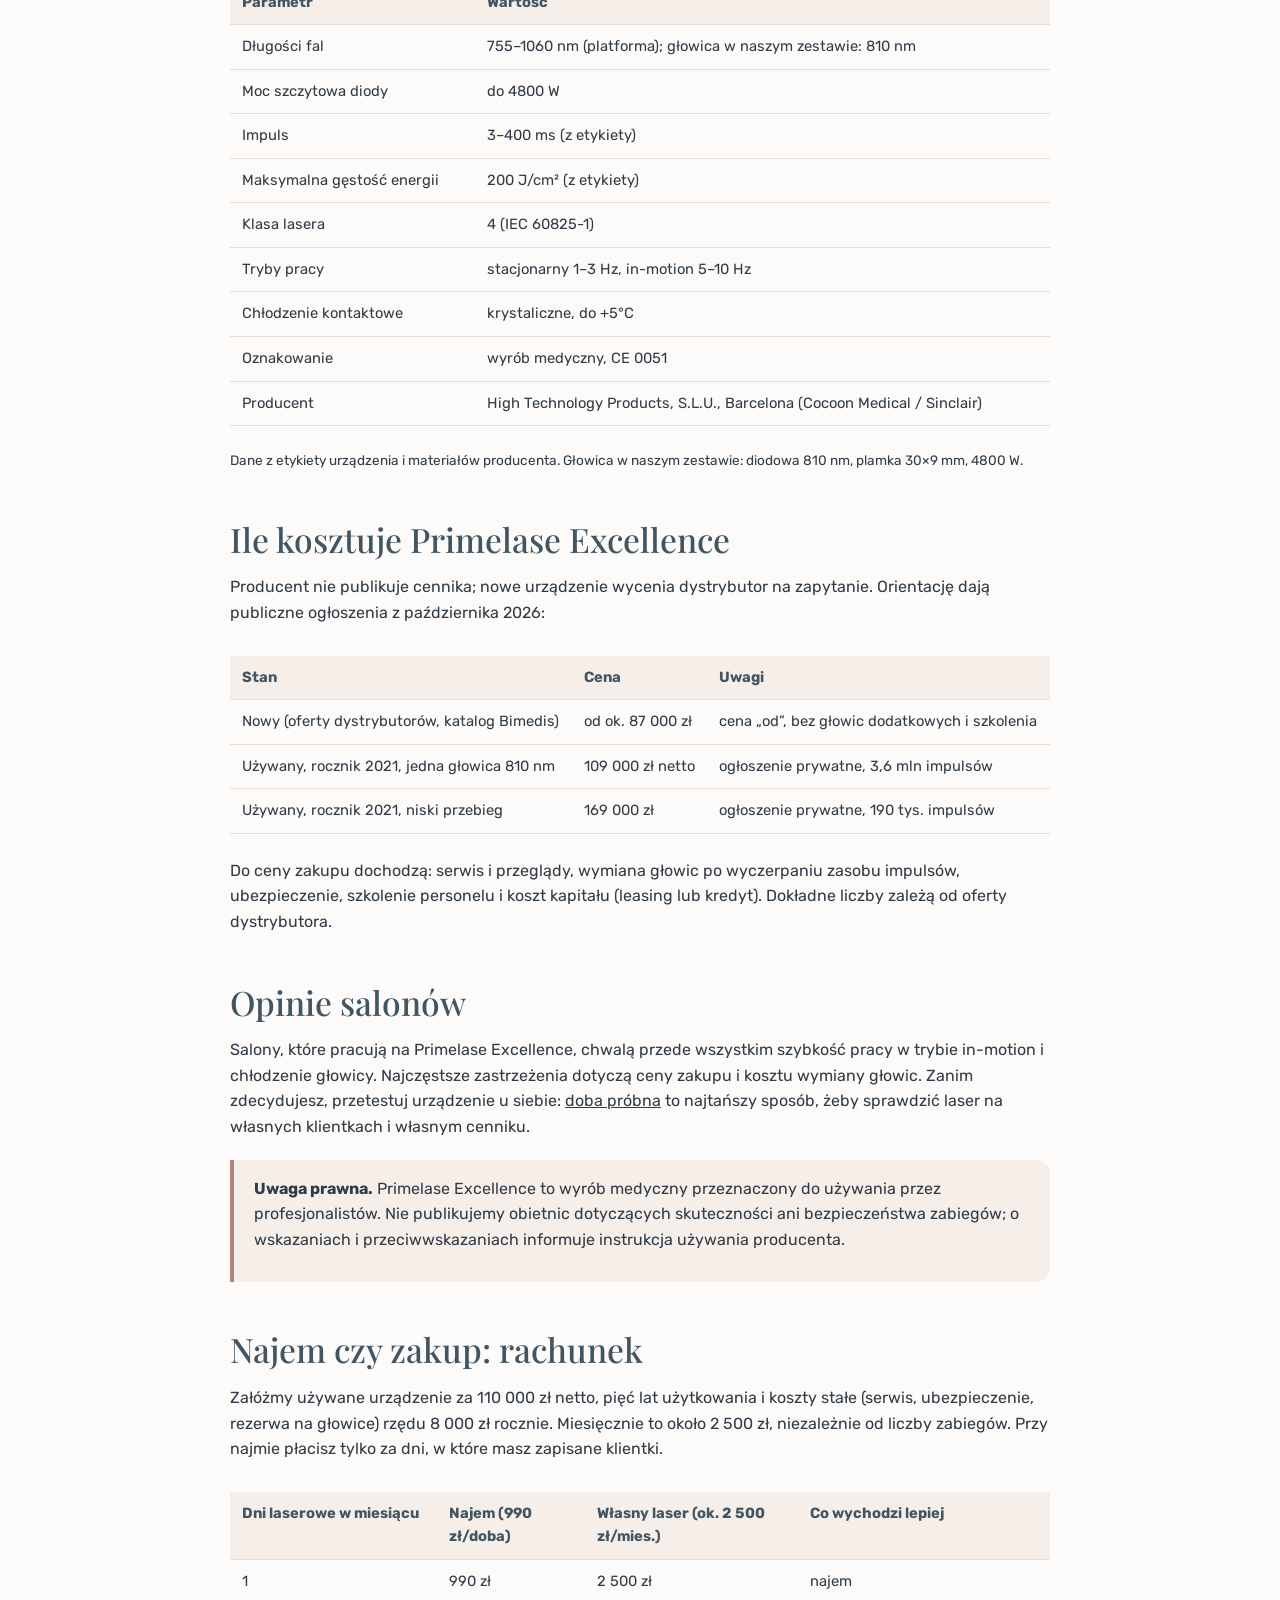
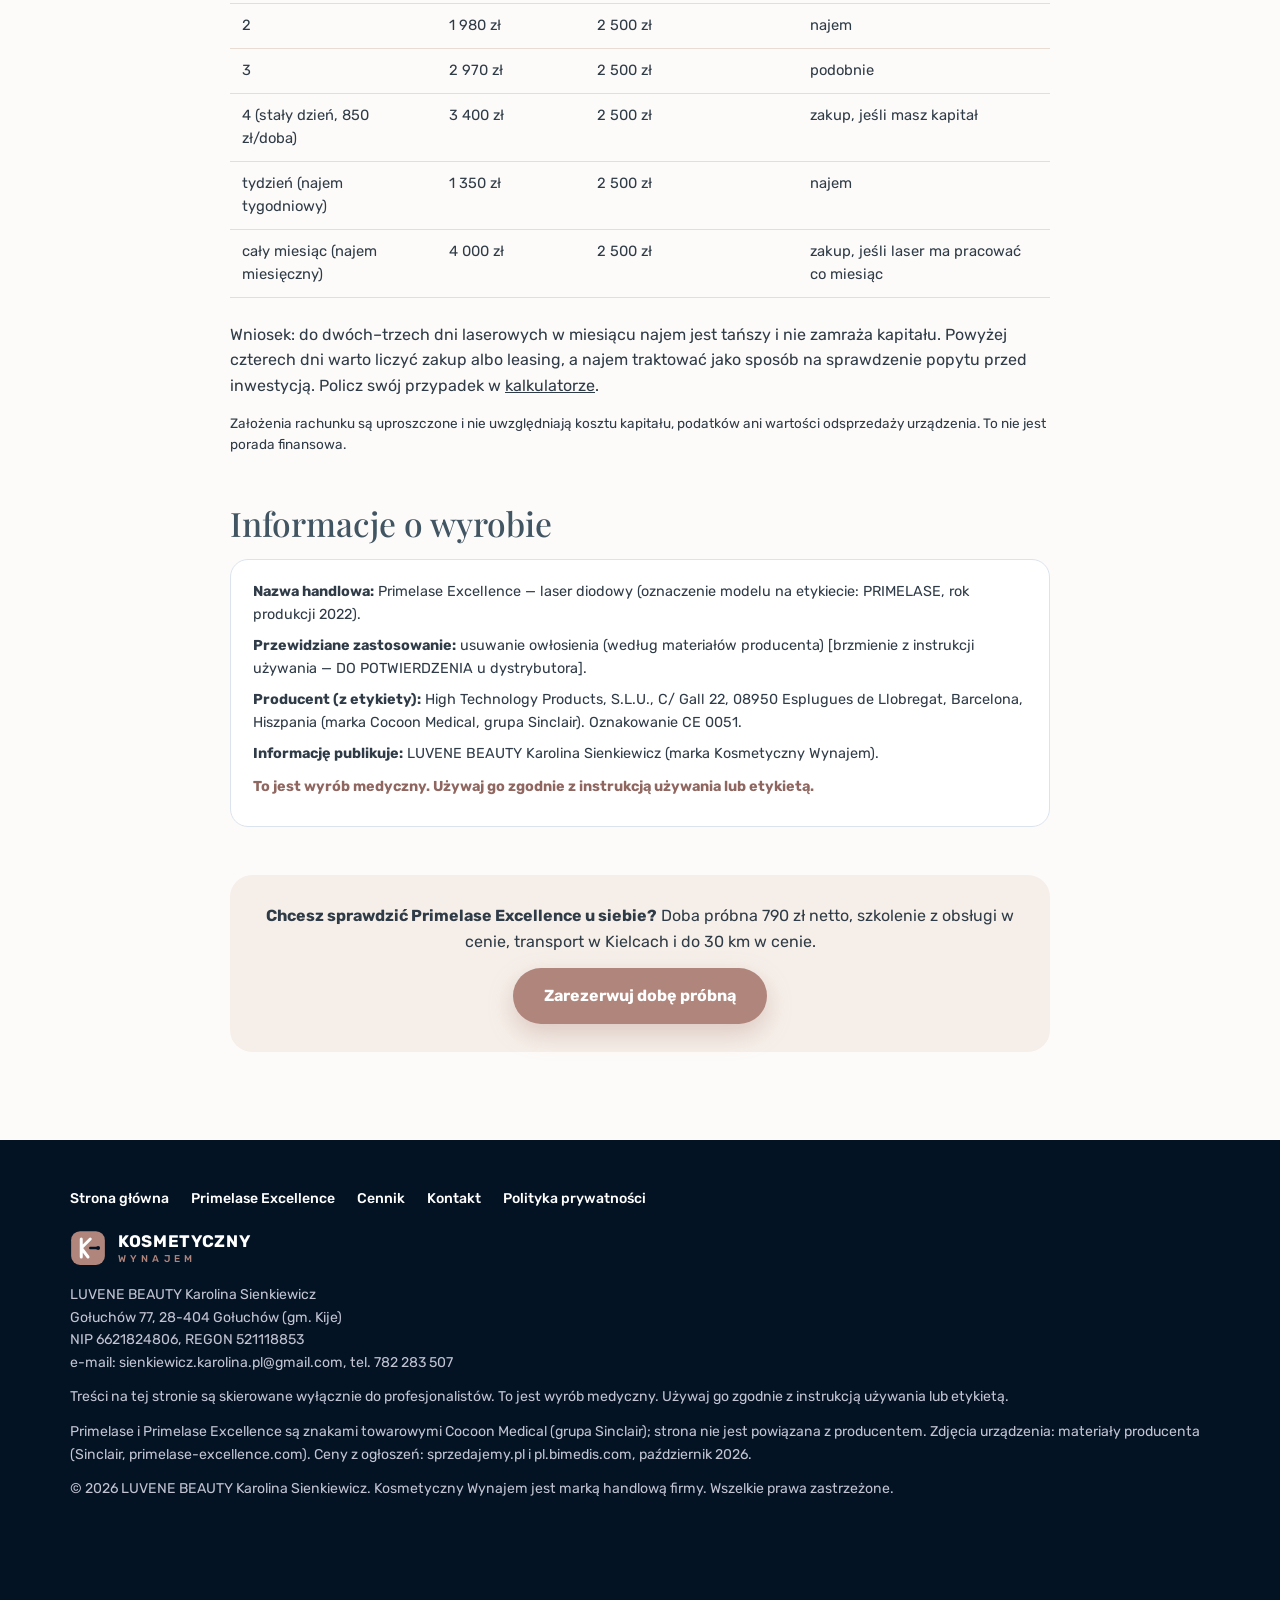
<file: primelase-excellence.html>
<!doctype html>
<html lang="pl">
<head>
  <meta charset="utf-8">
  <meta name="viewport" content="width=device-width, initial-scale=1">
  <title>Primelase Excellence – opinie, cena urządzenia, najem czy zakup | Kosmetyczny Wynajem</title>
  <meta name="description" content="Laser diodowy Primelase Excellence: dane techniczne od producenta, ile kosztuje nowy i używany, co mówią salony i kiedy najem na doby opłaca się bardziej niż zakup. Informacje dla profesjonalistów.">
  <link rel="canonical" href="https://kosmetycznywynajem.pl/primelase-excellence.html">
  <meta property="og:title" content="Primelase Excellence – opinie, cena, najem czy zakup">
  <meta property="og:description" content="Dane techniczne, ceny nowego i używanego urządzenia, rachunek najmu wobec zakupu. Dla salonów i gabinetów.">
  <meta property="og:type" content="article">
  <meta property="og:locale" content="pl_PL">
  <meta property="og:url" content="https://kosmetycznywynajem.pl/primelase-excellence.html">
  <meta property="og:image" content="https://kosmetycznywynajem.pl/img/primelase-zabieg-nogi.jpg">
  <meta name="theme-color" content="#fdfbf9">
  <link rel="icon" href="favicon.svg" type="image/svg+xml">
  <link rel="preconnect" href="https://fonts.googleapis.com">
  <link rel="preconnect" href="https://fonts.gstatic.com" crossorigin>
  <link href="https://fonts.googleapis.com/css2?family=Playfair+Display:wght@500;600&family=Rubik:wght@400;500;600&display=swap" rel="stylesheet" media="print" onload="this.media='all'">
  <noscript><link href="https://fonts.googleapis.com/css2?family=Playfair+Display:wght@500;600&family=Rubik:wght@400;500;600&display=swap" rel="stylesheet"></noscript>
  <link rel="stylesheet" href="styles.css">
  <script type="application/ld+json">
  {
    "@context": "https://schema.org",
    "@type": "Article",
    "headline": "Primelase Excellence – opinie, cena urządzenia, najem czy zakup",
    "inLanguage": "pl",
    "datePublished": "2026-10-20",
    "dateModified": "2026-10-20",
    "author": {"@type": "Organization", "name": "Kosmetyczny Wynajem"},
    "publisher": {"@type": "Organization", "name": "Kosmetyczny Wynajem"},
    "about": {"@type": "Thing", "name": "Primelase Excellence"}
  }
  </script>
</head>
<body>
<a class="skip-link" href="#tresc">Przejdź do treści</a>
<div class="bramka" id="bramka" role="dialog" aria-modal="true" aria-labelledby="bramka-tytul">
  <div class="bramka-okno">
    <h2 id="bramka-tytul">Strona dla profesjonalistów</h2>
    <p>Ta strona dotyczy wyrobu medycznego przeznaczonego do używania przez profesjonalistów. Jest skierowana wyłącznie do salonów kosmetycznych, gabinetów i osób zawodowo wykonujących zabiegi.</p>
    <p>Czy prowadzisz salon, gabinet lub zawodowo wykonujesz zabiegi?</p>
    <div class="przyciski" style="justify-content:flex-start; margin-top:20px;">
      <button type="button" class="btn btn-roz" id="bramka-tak">Tak, jestem profesjonalistą</button>
      <a class="btn btn-kontur" href="https://www.google.pl/">Nie, wychodzę</a>
    </div>
  </div>
</div>

<svg width="0" height="0" style="position:absolute" aria-hidden="true">
  <symbol id="znak" viewBox="0 0 48 48"><rect x="1.5" y="1.5" width="45" height="45" rx="12" fill="#b0857c"/><path d="M15 12v24M15 24l12-12M15 24l9 12" fill="none" stroke="#fff" stroke-width="4" stroke-linecap="round" stroke-linejoin="round"/><path d="M27 24h9" stroke="#041324" stroke-width="3.2" stroke-linecap="round"/><circle cx="37.5" cy="24" r="2.6" fill="#041324"/></symbol>
</svg>

<header>
  <div class="kontener nav">
    <a href="index.html" class="logo"><svg><use href="#znak"/></svg><span class="logo-tekst">KOSMETYCZNY<small>WYNAJEM</small></span></a>
    <button class="menu-przycisk" type="button" aria-expanded="false" aria-controls="menu-glowne">Menu</button>
    <nav class="nav-linki" id="menu-glowne" aria-label="Menu główne">
      <a href="index.html#dlaczego">Dlaczego najem</a>
      <a href="index.html#kalkulator">Ile mogę zarobić?</a>
      <a href="index.html#jak-dziala">Jak to działa</a>
      <a href="primelase-excellence.html" aria-current="page">O Primelase</a>
      <a href="index.html#cennik">Cennik</a>
      <a href="index.html#faq">FAQ</a>
      <a href="index.html#kontakt">Kontakt</a>
    </nav>
  </div>
</header>

<main id="tresc">
  <div class="naglowek-strony">
    <div class="kontener">
      <nav class="okruszki" aria-label="Okruszki"><a href="index.html">Strona główna</a> › Primelase Excellence</nav>
      <h1>Primelase Excellence: opinie, cena urządzenia, najem czy zakup</h1>
      <p>Rzetelne informacje dla właścicielek salonów, które rozważają ten laser. Dane techniczne pochodzą od producenta, ceny z publicznych ogłoszeń. Na końcu rachunek: kiedy najem na doby wychodzi lepiej niż zakup.</p>
    </div>
  </div>

  <section>
    <div class="kontener artykul">
      <h2>Co to za urządzenie</h2>
      <p>Primelase Excellence to laser diodowy do depilacji produkowany przez Cocoon Medical, od 2021 roku w grupie Sinclair. Według materiałów producenta ma moc szczytową do 4800 W, cztery długości fal (755, 810 i 1060 nm oraz mieszaną 810+940+1060 nm, zależnie od głowic) i chłodzenie kontaktowe krystaliczne do +5°C. Pracuje w trybie stacjonarnym i w ruchu (in-motion).</p>
      <figure class="zdjecie-pasek" style="margin:24px 0;"><img src="img/primelase-zabieg-nogi.jpg" alt="Zabieg głowicą lasera Primelase Excellence na nodze, w tle urządzenie" width="960" height="760" loading="lazy" style="aspect-ratio:960/760;"><figcaption class="podpis">fot. Sinclair</figcaption></figure>

      <h3>Dane techniczne według producenta</h3>
      <div class="tabela-przewijana">
        <table>
          <thead><tr><th scope="col">Parametr</th><th scope="col">Wartość</th></tr></thead>
          <tbody>
            <tr><td>Długości fal</td><td>755–1060 nm (platforma); głowica w naszym zestawie: 810 nm</td></tr>
            <tr><td>Moc szczytowa diody</td><td>do 4800 W</td></tr>
            <tr><td>Impuls</td><td>3–400 ms (z etykiety)</td></tr><tr><td>Maksymalna gęstość energii</td><td>200 J/cm² (z etykiety)</td></tr><tr><td>Klasa lasera</td><td>4 (IEC 60825-1)</td></tr>
            <tr><td>Tryby pracy</td><td>stacjonarny 1–3 Hz, in-motion 5–10 Hz</td></tr>
            <tr><td>Chłodzenie kontaktowe</td><td>krystaliczne, do +5°C</td></tr>
            <tr><td>Oznakowanie</td><td>wyrób medyczny, CE 0051</td></tr><tr><td>Producent</td><td>High Technology Products, S.L.U., Barcelona (Cocoon Medical / Sinclair)</td></tr>
          </tbody>
        </table>
      </div>
      <p class="maly">Dane z etykiety urządzenia i materiałów producenta. Głowica w naszym zestawie: diodowa 810 nm, plamka 30×9 mm, 4800 W.</p>

      <h2>Ile kosztuje Primelase Excellence</h2>
      <p>Producent nie publikuje cennika; nowe urządzenie wycenia dystrybutor na zapytanie. Orientację dają publiczne ogłoszenia z października 2026:</p>
      <div class="tabela-przewijana">
        <table>
          <thead><tr><th scope="col">Stan</th><th scope="col">Cena</th><th scope="col">Uwagi</th></tr></thead>
          <tbody>
            <tr><td>Nowy (oferty dystrybutorów, katalog Bimedis)</td><td>od ok. 87 000 zł</td><td>cena „od”, bez głowic dodatkowych i szkolenia</td></tr>
            <tr><td>Używany, rocznik 2021, jedna głowica 810 nm</td><td>109 000 zł netto</td><td>ogłoszenie prywatne, 3,6 mln impulsów</td></tr>
            <tr><td>Używany, rocznik 2021, niski przebieg</td><td>169 000 zł</td><td>ogłoszenie prywatne, 190 tys. impulsów</td></tr>
          </tbody>
        </table>
      </div>
      <p>Do ceny zakupu dochodzą: serwis i przeglądy, wymiana głowic po wyczerpaniu zasobu impulsów, ubezpieczenie, szkolenie personelu i koszt kapitału (leasing lub kredyt). Dokładne liczby zależą od oferty dystrybutora.</p>

      <h2>Opinie salonów</h2>
      <p>Salony, które pracują na Primelase Excellence, chwalą przede wszystkim szybkość pracy w trybie in-motion i chłodzenie głowicy. Najczęstsze zastrzeżenia dotyczą ceny zakupu i kosztu wymiany głowic. Zanim zdecydujesz, przetestuj urządzenie u siebie: <a href="index.html#cennik">doba próbna</a> to najtańszy sposób, żeby sprawdzić laser na własnych klientkach i własnym cenniku.</p>
      <div class="ramka">
        <p><strong>Uwaga prawna.</strong> Primelase Excellence to wyrób medyczny przeznaczony do używania przez profesjonalistów. Nie publikujemy obietnic dotyczących skuteczności ani bezpieczeństwa zabiegów; o wskazaniach i przeciwwskazaniach informuje instrukcja używania producenta.</p>
      </div>

      <h2>Najem czy zakup: rachunek</h2>
      <p>Załóżmy używane urządzenie za 110 000 zł netto, pięć lat użytkowania i koszty stałe (serwis, ubezpieczenie, rezerwa na głowice) rzędu 8 000 zł rocznie. Miesięcznie to około 2 500 zł, niezależnie od liczby zabiegów. Przy najmie płacisz tylko za dni, w które masz zapisane klientki.</p>
      <div class="tabela-przewijana">
        <table>
          <thead><tr><th scope="col">Dni laserowe w miesiącu</th><th scope="col">Najem (990 zł/doba)</th><th scope="col">Własny laser (ok. 2 500 zł/mies.)</th><th scope="col">Co wychodzi lepiej</th></tr></thead>
          <tbody>
            <tr><td>1</td><td>990 zł</td><td>2 500 zł</td><td>najem</td></tr>
            <tr><td>2</td><td>1 980 zł</td><td>2 500 zł</td><td>najem</td></tr>
            <tr><td>3</td><td>2 970 zł</td><td>2 500 zł</td><td>podobnie</td></tr>
            <tr><td>4 (stały dzień, 850 zł/doba)</td><td>3 400 zł</td><td>2 500 zł</td><td>zakup, jeśli masz kapitał</td></tr>
            <tr><td>tydzień (najem tygodniowy)</td><td>1 350 zł</td><td>2 500 zł</td><td>najem</td></tr>
            <tr><td>cały miesiąc (najem miesięczny)</td><td>4 000 zł</td><td>2 500 zł</td><td>zakup, jeśli laser ma pracować co miesiąc</td></tr>
          </tbody>
        </table>
      </div>
      <p>Wniosek: do dwóch–trzech dni laserowych w miesiącu najem jest tańszy i nie zamraża kapitału. Powyżej czterech dni warto liczyć zakup albo leasing, a najem traktować jako sposób na sprawdzenie popytu przed inwestycją. Policz swój przypadek w <a href="index.html#kalkulator">kalkulatorze</a>.</p>
      <p class="maly">Założenia rachunku są uproszczone i nie uwzględniają kosztu kapitału, podatków ani wartości odsprzedaży urządzenia. To nie jest porada finansowa.</p>

      <h2>Informacje o wyrobie</h2>
      <div class="info-wyrob" style="border:1px solid #dbe4ee;">
        <p><strong>Nazwa handlowa:</strong> Primelase Excellence — laser diodowy (oznaczenie modelu na etykiecie: PRIMELASE, rok produkcji 2022).</p>
        <p><strong>Przewidziane zastosowanie:</strong> usuwanie owłosienia (według materiałów producenta) [brzmienie z instrukcji używania — DO POTWIERDZENIA u dystrybutora].</p>
        <p><strong>Producent (z etykiety):</strong> High Technology Products, S.L.U., C/ Gall 22, 08950 Esplugues de Llobregat, Barcelona, Hiszpania (marka Cocoon Medical, grupa Sinclair). Oznakowanie CE 0051.</p>
        <p><strong>Informację publikuje:</strong> LUVENE BEAUTY Karolina Sienkiewicz (marka Kosmetyczny Wynajem).</p>
        <p class="ostrzezenie">To jest wyrób medyczny. Używaj go zgodnie z instrukcją używania lub etykietą.</p>
      </div>

      <div class="cta-pasek">
        <p><strong>Chcesz sprawdzić Primelase Excellence u siebie?</strong> Doba próbna 790 zł netto, szkolenie z obsługi w cenie, transport w Kielcach i do 30 km w cenie.</p>
        <a href="index.html#kontakt" class="btn btn-roz">Zarezerwuj dobę próbną</a>
      </div>
    </div>
  </section>
</main>

<footer>
  <div class="kontener">
    <ul class="stopka-nav"><li><a href="index.html">Strona główna</a></li><li><a href="primelase-excellence.html">Primelase Excellence</a></li><li><a href="index.html#cennik">Cennik</a></li><li><a href="index.html#kontakt">Kontakt</a></li><li><a href="polityka-prywatnosci.html">Polityka prywatności</a></li></ul>
    <a href="index.html" class="logo"><svg><use href="#znak"/></svg><span class="logo-tekst">KOSMETYCZNY<small>WYNAJEM</small></span></a>
    <p>LUVENE BEAUTY Karolina Sienkiewicz<br>Gołuchów 77, 28-404 Gołuchów (gm. Kije)<br>NIP 6621824806, REGON 521118853<br>e-mail: sienkiewicz.karolina.pl@gmail.com, tel. 782 283 507</p>
    <p>Treści na tej stronie są skierowane wyłącznie do profesjonalistów. To jest wyrób medyczny. Używaj go zgodnie z instrukcją używania lub etykietą.</p>
    <p>Primelase i Primelase Excellence są znakami towarowymi Cocoon Medical (grupa Sinclair); strona nie jest powiązana z producentem. Zdjęcia urządzenia: materiały producenta (Sinclair, primelase-excellence.com). Ceny z ogłoszeń: sprzedajemy.pl i pl.bimedis.com, październik 2026.</p>
    <p>© 2026 LUVENE BEAUTY Karolina Sienkiewicz. Kosmetyczny Wynajem jest marką handlową firmy. Wszelkie prawa zastrzeżone.</p>
  </div>
</footer>
<script src="app.js" defer></script>
</body>
</html>
</file>
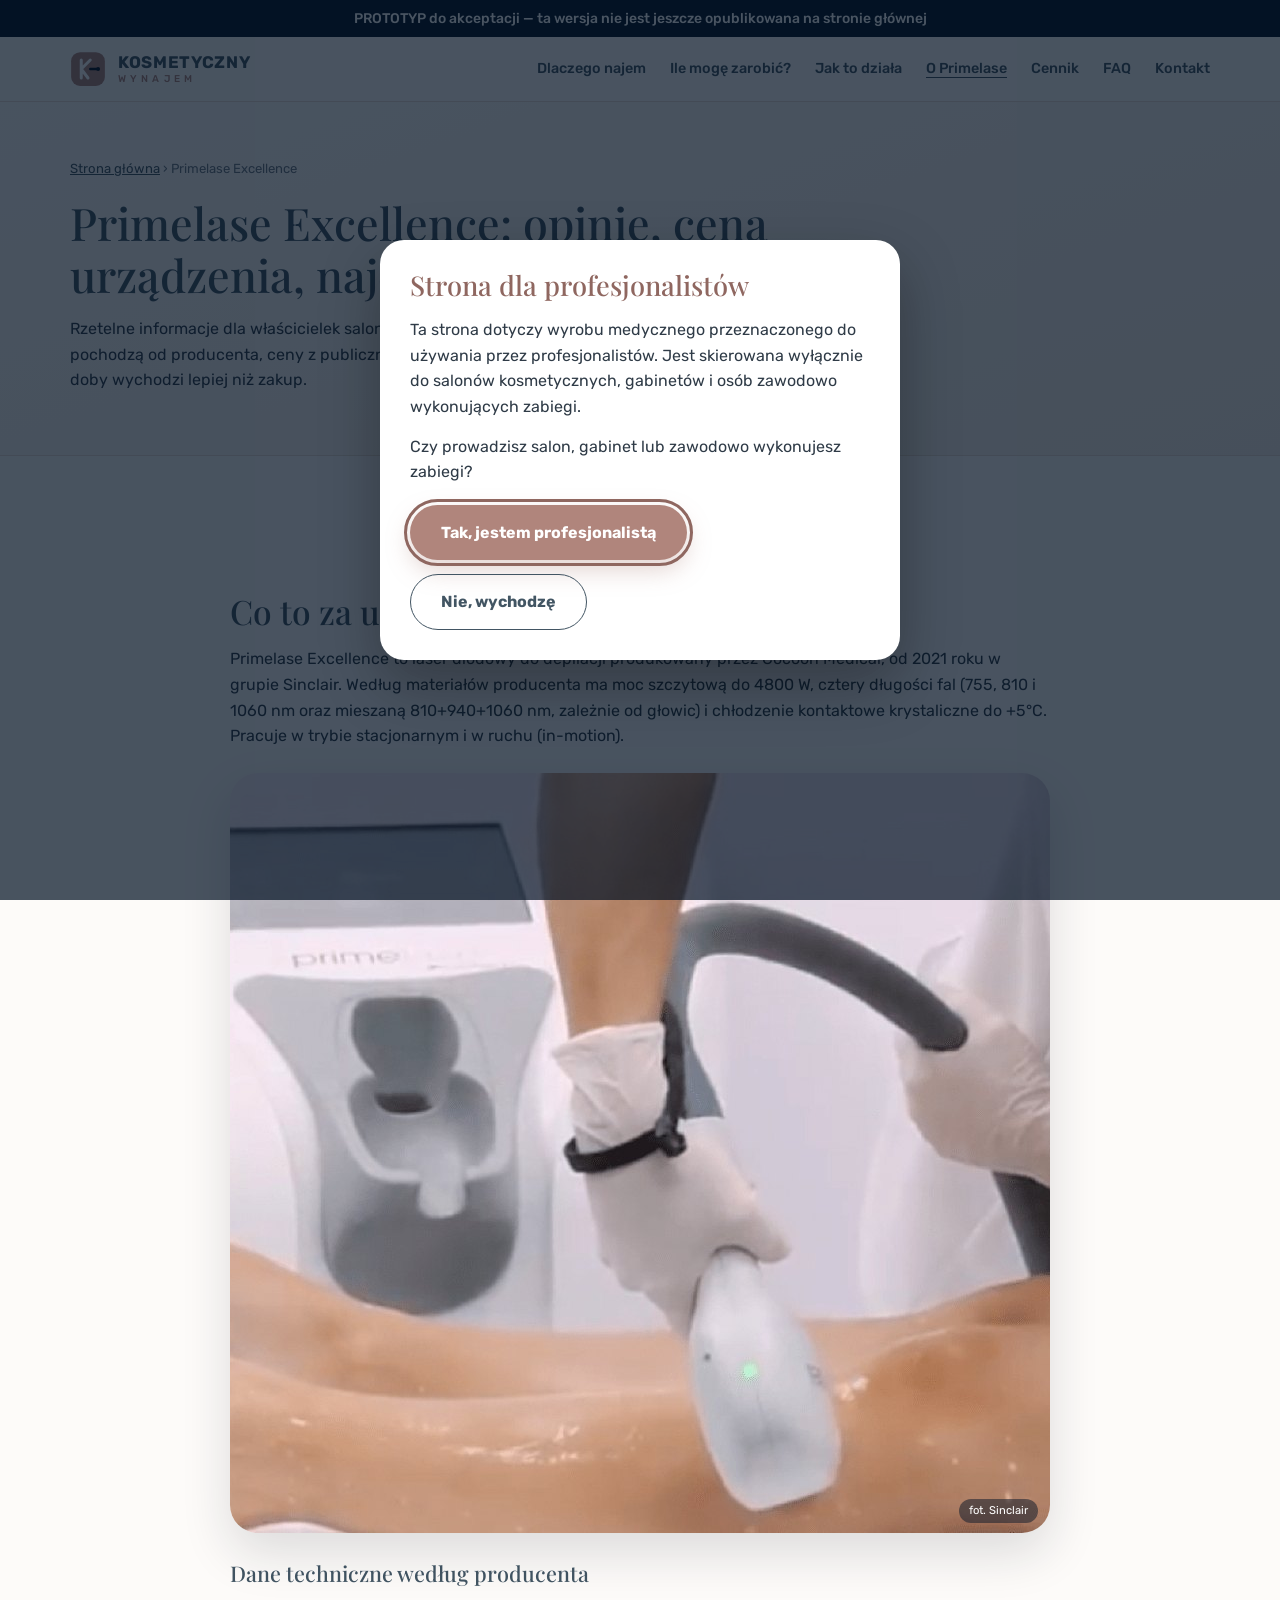
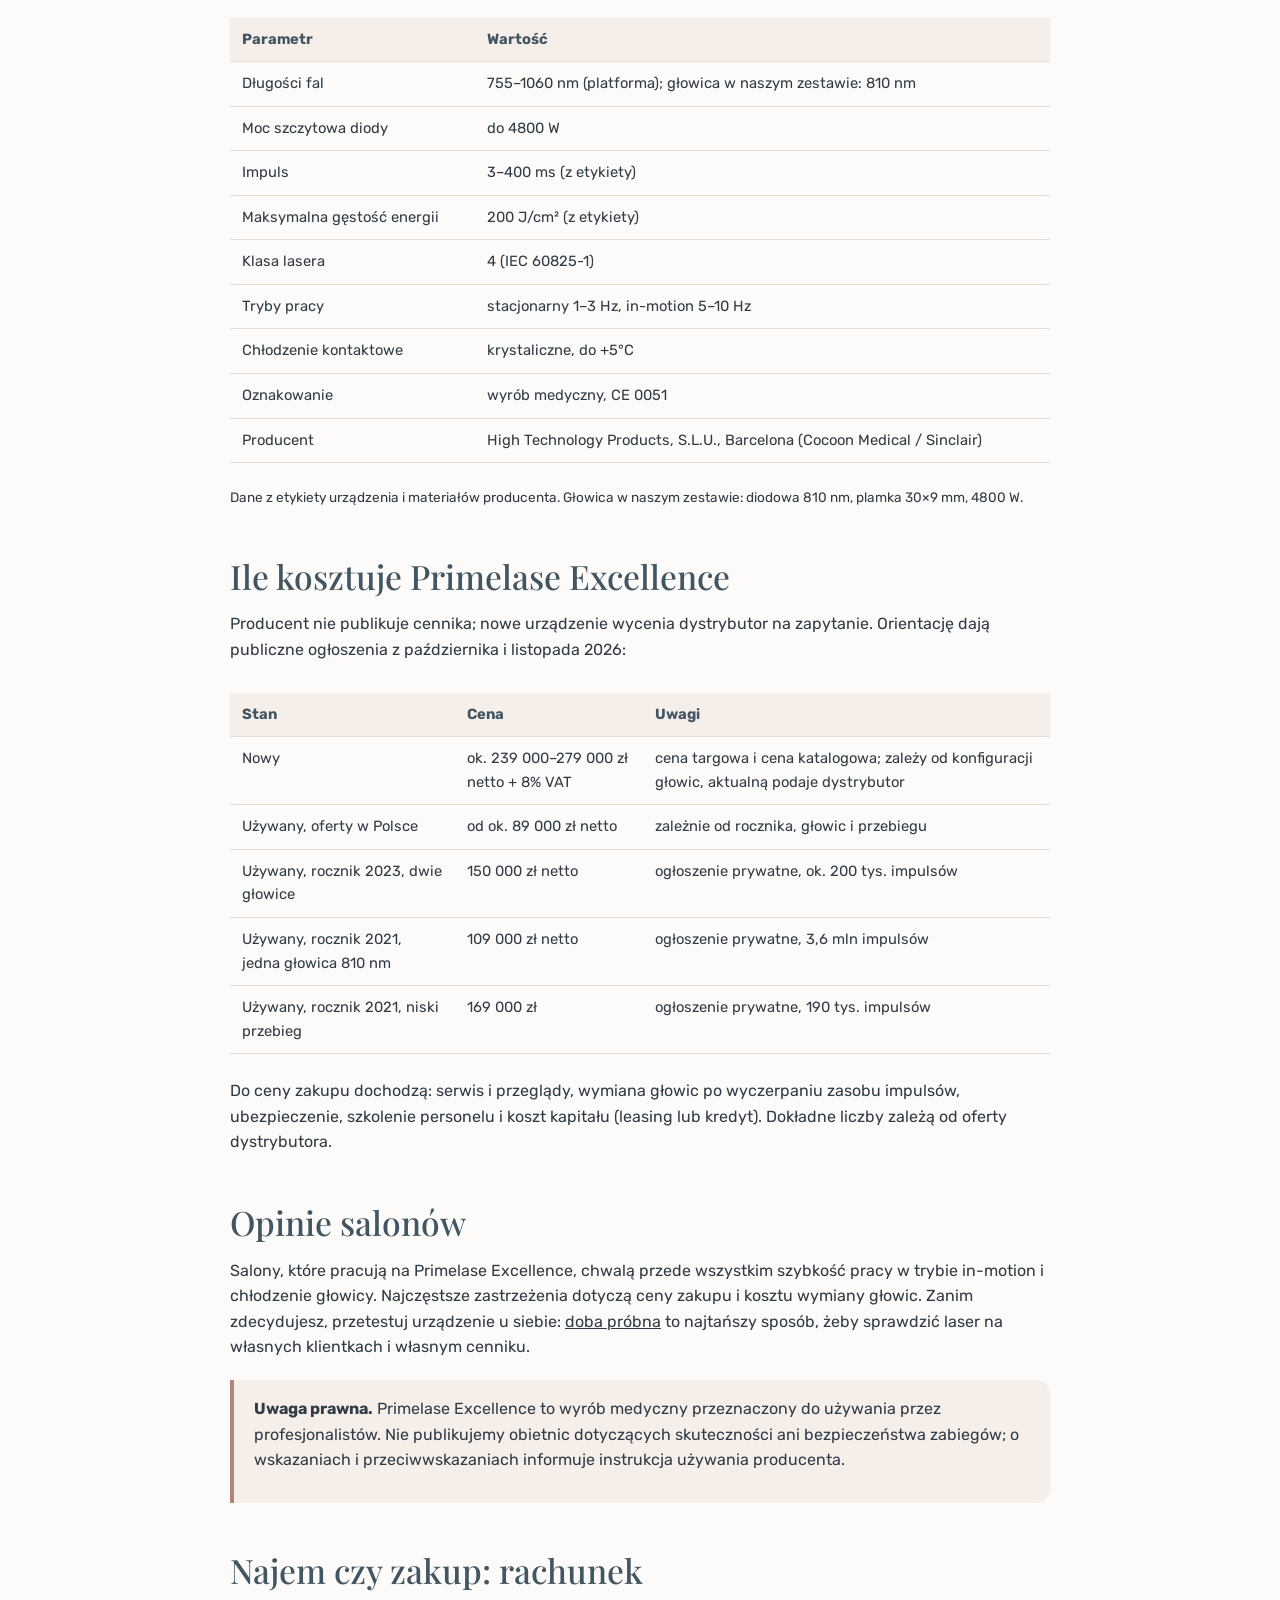
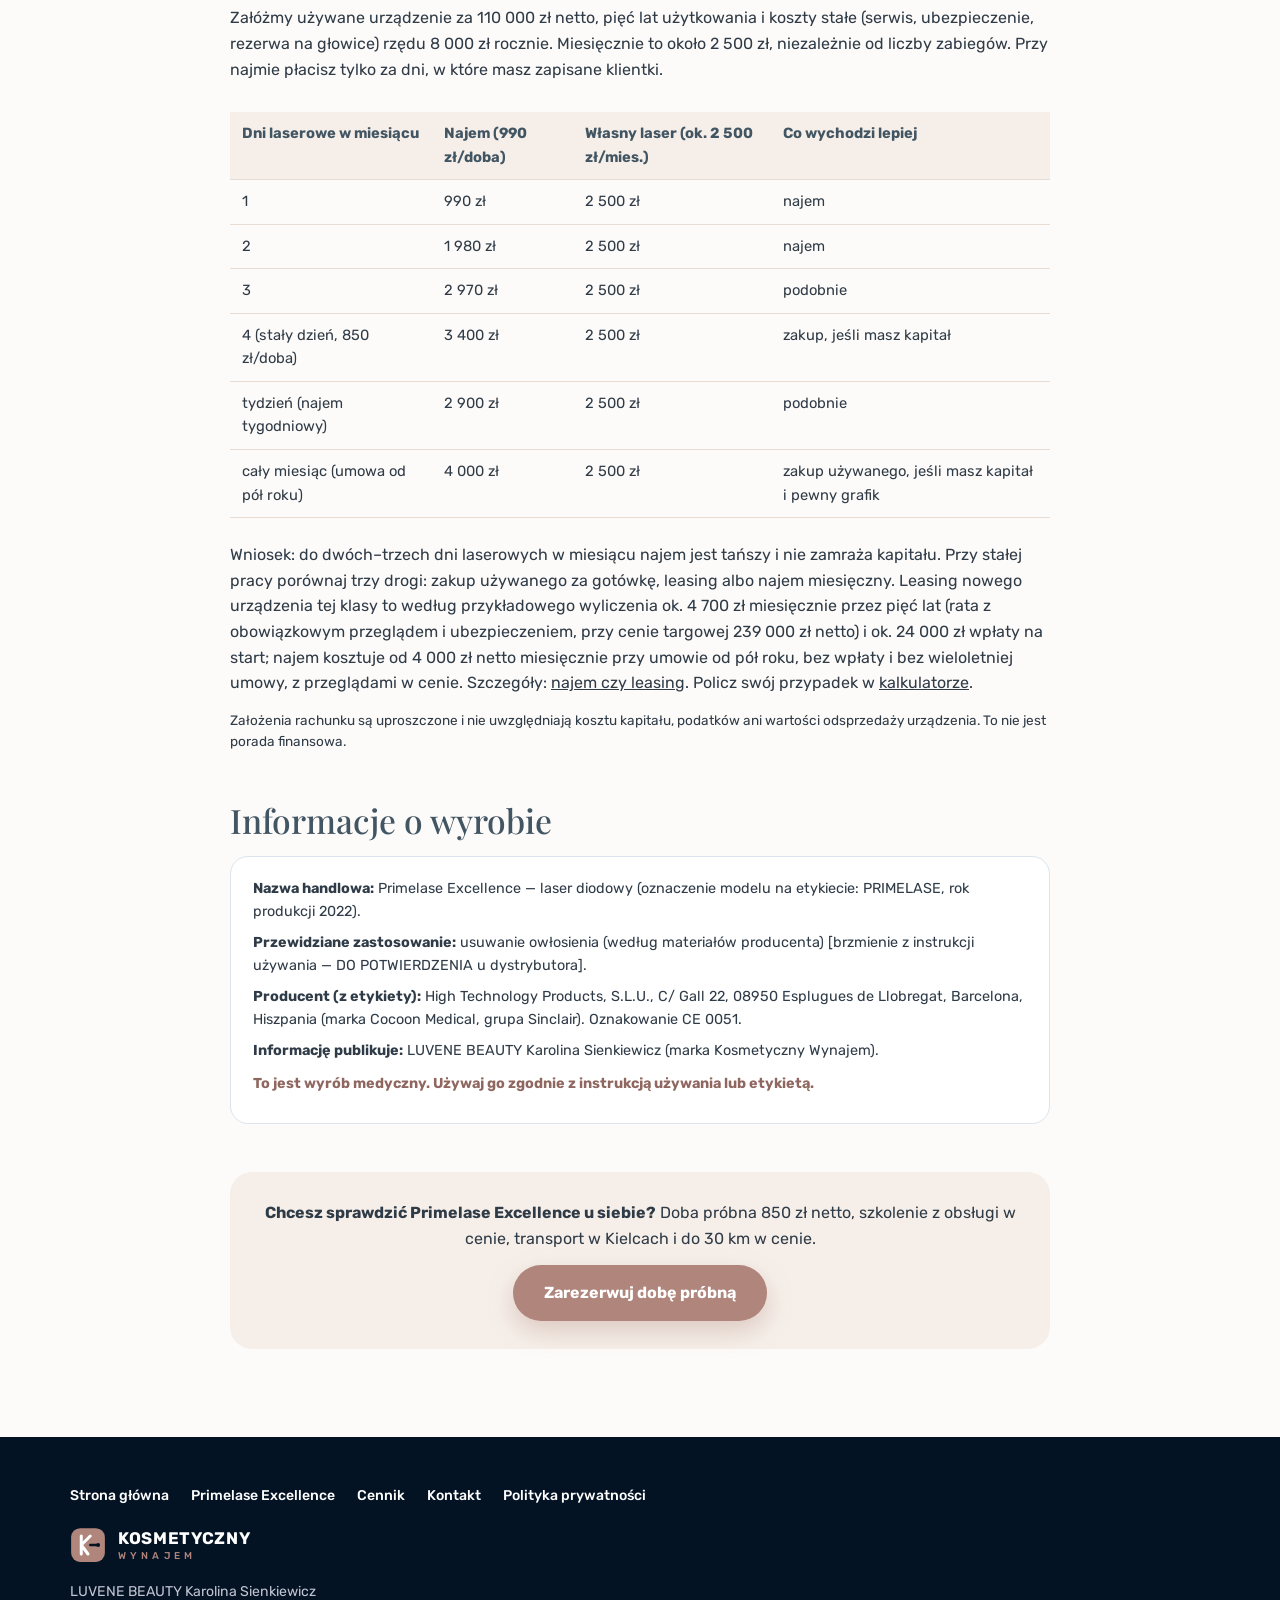
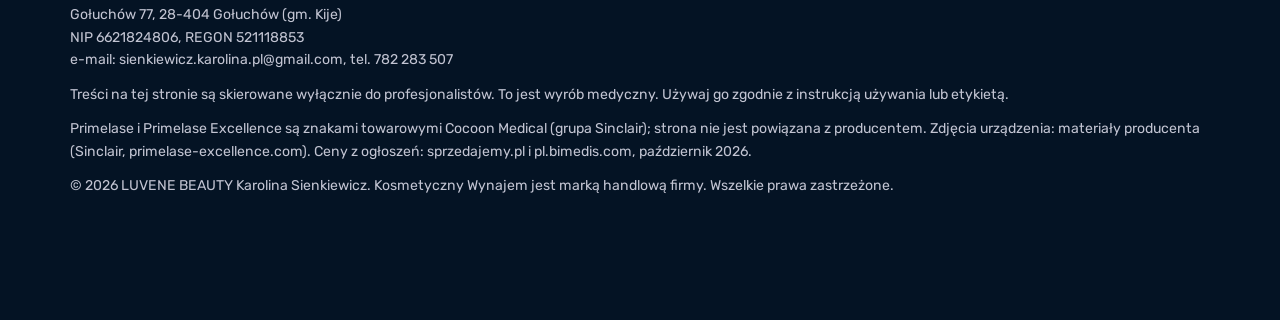
<file: prototyp/primelase-excellence.html>
<!doctype html>
<html lang="pl">
<head>
  <meta name="robots" content="noindex, nofollow">
  <meta charset="utf-8">
  <meta name="viewport" content="width=device-width, initial-scale=1">
  <title>Primelase Excellence – opinie, cena urządzenia, najem czy zakup | Kosmetyczny Wynajem</title>
  <meta name="description" content="Laser diodowy Primelase Excellence: dane techniczne od producenta, ile kosztuje nowy i używany, co mówią salony i kiedy najem na doby opłaca się bardziej niż zakup. Informacje dla profesjonalistów.">
  <meta property="og:title" content="Primelase Excellence – opinie, cena, najem czy zakup">
  <meta property="og:description" content="Dane techniczne, ceny nowego i używanego urządzenia, rachunek najmu wobec zakupu. Dla salonów i gabinetów.">
  <meta property="og:type" content="article">
  <meta property="og:locale" content="pl_PL">
  <meta property="og:url" content="https://kosmetycznywynajem.pl/primelase-excellence.html">
  <meta property="og:image" content="https://kosmetycznywynajem.pl/img/primelase-zabieg-nogi.jpg">
  <meta name="theme-color" content="#fdfbf9">
  <link rel="icon" href="../favicon.svg" type="image/svg+xml">
  <link rel="preconnect" href="https://fonts.googleapis.com">
  <link rel="preconnect" href="https://fonts.gstatic.com" crossorigin>
  <link href="https://fonts.googleapis.com/css2?family=Playfair+Display:wght@500;600&family=Rubik:wght@400;500;600&display=swap" rel="stylesheet" media="print" onload="this.media='all'">
  <noscript><link href="https://fonts.googleapis.com/css2?family=Playfair+Display:wght@500;600&family=Rubik:wght@400;500;600&display=swap" rel="stylesheet"></noscript>
  <link rel="stylesheet" href="../styles.css">
  </head>
<body>
<div style="background:#041324;color:#fff;text-align:center;padding:10px 16px;font:500 14px Rubik,sans-serif;">PROTOTYP do akceptacji — ta wersja nie jest jeszcze opublikowana na stronie głównej</div>

<a class="skip-link" href="#tresc">Przejdź do treści</a>
<div class="bramka" id="bramka" role="dialog" aria-modal="true" aria-labelledby="bramka-tytul">
  <div class="bramka-okno">
    <h2 id="bramka-tytul">Strona dla profesjonalistów</h2>
    <p>Ta strona dotyczy wyrobu medycznego przeznaczonego do używania przez profesjonalistów. Jest skierowana wyłącznie do salonów kosmetycznych, gabinetów i osób zawodowo wykonujących zabiegi.</p>
    <p>Czy prowadzisz salon, gabinet lub zawodowo wykonujesz zabiegi?</p>
    <div class="przyciski" style="justify-content:flex-start; margin-top:20px;">
      <button type="button" class="btn btn-roz" id="bramka-tak">Tak, jestem profesjonalistą</button>
      <a class="btn btn-kontur" href="https://www.google.pl/">Nie, wychodzę</a>
    </div>
  </div>
</div>

<svg width="0" height="0" style="position:absolute" aria-hidden="true">
  <symbol id="znak" viewBox="0 0 48 48"><rect x="1.5" y="1.5" width="45" height="45" rx="12" fill="#b0857c"/><path d="M15 12v24M15 24l12-12M15 24l9 12" fill="none" stroke="#fff" stroke-width="4" stroke-linecap="round" stroke-linejoin="round"/><path d="M27 24h9" stroke="#041324" stroke-width="3.2" stroke-linecap="round"/><circle cx="37.5" cy="24" r="2.6" fill="#041324"/></symbol>
</svg>

<header>
  <div class="kontener nav">
    <a href="index.html" class="logo"><svg><use href="#znak"/></svg><span class="logo-tekst">KOSMETYCZNY<small>WYNAJEM</small></span></a>
    <button class="menu-przycisk" type="button" aria-expanded="false" aria-controls="menu-glowne">Menu</button>
    <nav class="nav-linki" id="menu-glowne" aria-label="Menu główne">
      <a href="index.html#dlaczego">Dlaczego najem</a>
      <a href="index.html#kalkulator">Ile mogę zarobić?</a>
      <a href="index.html#jak-dziala">Jak to działa</a>
      <a href="primelase-excellence.html" aria-current="page">O Primelase</a>
      <a href="index.html#cennik">Cennik</a>
      <a href="index.html#faq">FAQ</a>
      <a href="index.html#kontakt">Kontakt</a>
    </nav>
  </div>
</header>

<main id="tresc">
  <div class="naglowek-strony">
    <div class="kontener">
      <nav class="okruszki" aria-label="Okruszki"><a href="index.html">Strona główna</a> › Primelase Excellence</nav>
      <h1>Primelase Excellence: opinie, cena urządzenia, najem czy zakup</h1>
      <p>Rzetelne informacje dla właścicielek salonów, które rozważają ten laser. Dane techniczne pochodzą od producenta, ceny z publicznych ogłoszeń. Na końcu rachunek: kiedy najem na doby wychodzi lepiej niż zakup.</p>
    </div>
  </div>

  <section>
    <div class="kontener artykul">
      <h2>Co to za urządzenie</h2>
      <p>Primelase Excellence to laser diodowy do depilacji produkowany przez Cocoon Medical, od 2021 roku w grupie Sinclair. Według materiałów producenta ma moc szczytową do 4800 W, cztery długości fal (755, 810 i 1060 nm oraz mieszaną 810+940+1060 nm, zależnie od głowic) i chłodzenie kontaktowe krystaliczne do +5°C. Pracuje w trybie stacjonarnym i w ruchu (in-motion).</p>
      <figure class="zdjecie-pasek" style="margin:24px 0;"><img src="../img/primelase-zabieg-nogi.jpg" alt="Zabieg głowicą lasera Primelase Excellence na nodze, w tle urządzenie" width="960" height="760" loading="lazy" style="aspect-ratio:960/760;"><figcaption class="podpis">fot. Sinclair</figcaption></figure>

      <h3>Dane techniczne według producenta</h3>
      <div class="tabela-przewijana">
        <table>
          <thead><tr><th scope="col">Parametr</th><th scope="col">Wartość</th></tr></thead>
          <tbody>
            <tr><td>Długości fal</td><td>755–1060 nm (platforma); głowica w naszym zestawie: 810 nm</td></tr>
            <tr><td>Moc szczytowa diody</td><td>do 4800 W</td></tr>
            <tr><td>Impuls</td><td>3–400 ms (z etykiety)</td></tr><tr><td>Maksymalna gęstość energii</td><td>200 J/cm² (z etykiety)</td></tr><tr><td>Klasa lasera</td><td>4 (IEC 60825-1)</td></tr>
            <tr><td>Tryby pracy</td><td>stacjonarny 1–3 Hz, in-motion 5–10 Hz</td></tr>
            <tr><td>Chłodzenie kontaktowe</td><td>krystaliczne, do +5°C</td></tr>
            <tr><td>Oznakowanie</td><td>wyrób medyczny, CE 0051</td></tr><tr><td>Producent</td><td>High Technology Products, S.L.U., Barcelona (Cocoon Medical / Sinclair)</td></tr>
          </tbody>
        </table>
      </div>
      <p class="maly">Dane z etykiety urządzenia i materiałów producenta. Głowica w naszym zestawie: diodowa 810 nm, plamka 30×9 mm, 4800 W.</p>

      <h2>Ile kosztuje Primelase Excellence</h2>
      <p>Producent nie publikuje cennika; nowe urządzenie wycenia dystrybutor na zapytanie. Orientację dają publiczne ogłoszenia z października i listopada 2026:</p>
      <div class="tabela-przewijana">
        <table>
          <thead><tr><th scope="col">Stan</th><th scope="col">Cena</th><th scope="col">Uwagi</th></tr></thead>
          <tbody>
            <tr><td>Nowy</td><td>ok. 239 000–279 000 zł netto + 8% VAT</td><td>cena targowa i cena katalogowa; zależy od konfiguracji głowic, aktualną podaje dystrybutor</td></tr>
            <tr><td>Używany, oferty w Polsce</td><td>od ok. 89 000 zł netto</td><td>zależnie od rocznika, głowic i przebiegu</td></tr>
            <tr><td>Używany, rocznik 2023, dwie głowice</td><td>150 000 zł netto</td><td>ogłoszenie prywatne, ok. 200 tys. impulsów</td></tr>
            <tr><td>Używany, rocznik 2021, jedna głowica 810 nm</td><td>109 000 zł netto</td><td>ogłoszenie prywatne, 3,6 mln impulsów</td></tr>
            <tr><td>Używany, rocznik 2021, niski przebieg</td><td>169 000 zł</td><td>ogłoszenie prywatne, 190 tys. impulsów</td></tr>
          </tbody>
        </table>
      </div>
      <p>Do ceny zakupu dochodzą: serwis i przeglądy, wymiana głowic po wyczerpaniu zasobu impulsów, ubezpieczenie, szkolenie personelu i koszt kapitału (leasing lub kredyt). Dokładne liczby zależą od oferty dystrybutora.</p>

      <h2>Opinie salonów</h2>
      <p>Salony, które pracują na Primelase Excellence, chwalą przede wszystkim szybkość pracy w trybie in-motion i chłodzenie głowicy. Najczęstsze zastrzeżenia dotyczą ceny zakupu i kosztu wymiany głowic. Zanim zdecydujesz, przetestuj urządzenie u siebie: <a href="index.html#cennik">doba próbna</a> to najtańszy sposób, żeby sprawdzić laser na własnych klientkach i własnym cenniku.</p>
      <div class="ramka">
        <p><strong>Uwaga prawna.</strong> Primelase Excellence to wyrób medyczny przeznaczony do używania przez profesjonalistów. Nie publikujemy obietnic dotyczących skuteczności ani bezpieczeństwa zabiegów; o wskazaniach i przeciwwskazaniach informuje instrukcja używania producenta.</p>
      </div>

      <h2>Najem czy zakup: rachunek</h2>
      <p>Załóżmy używane urządzenie za 110 000 zł netto, pięć lat użytkowania i koszty stałe (serwis, ubezpieczenie, rezerwa na głowice) rzędu 8 000 zł rocznie. Miesięcznie to około 2 500 zł, niezależnie od liczby zabiegów. Przy najmie płacisz tylko za dni, w które masz zapisane klientki.</p>
      <div class="tabela-przewijana">
        <table>
          <thead><tr><th scope="col">Dni laserowe w miesiącu</th><th scope="col">Najem (990 zł/doba)</th><th scope="col">Własny laser (ok. 2 500 zł/mies.)</th><th scope="col">Co wychodzi lepiej</th></tr></thead>
          <tbody>
            <tr><td>1</td><td>990 zł</td><td>2 500 zł</td><td>najem</td></tr>
            <tr><td>2</td><td>1 980 zł</td><td>2 500 zł</td><td>najem</td></tr>
            <tr><td>3</td><td>2 970 zł</td><td>2 500 zł</td><td>podobnie</td></tr>
            <tr><td>4 (stały dzień, 850 zł/doba)</td><td>3 400 zł</td><td>2 500 zł</td><td>zakup, jeśli masz kapitał</td></tr>
            <tr><td>tydzień (najem tygodniowy)</td><td>2 900 zł</td><td>2 500 zł</td><td>podobnie</td></tr>
            <tr><td>cały miesiąc (umowa od pół roku)</td><td>4 000 zł</td><td>2 500 zł</td><td>zakup używanego, jeśli masz kapitał i pewny grafik</td></tr>
          </tbody>
        </table>
      </div>
      <p>Wniosek: do dwóch–trzech dni laserowych w miesiącu najem jest tańszy i nie zamraża kapitału. Przy stałej pracy porównaj trzy drogi: zakup używanego za gotówkę, leasing albo najem miesięczny. Leasing nowego urządzenia tej klasy to według przykładowego wyliczenia ok. 4 700 zł miesięcznie przez pięć lat (rata z obowiązkowym przeglądem i ubezpieczeniem, przy cenie targowej 239 000 zł netto) i ok. 24 000 zł wpłaty na start; najem kosztuje od 4 000 zł netto miesięcznie przy umowie od pół roku, bez wpłaty i bez wieloletniej umowy, z przeglądami w cenie. Szczegóły: <a href="index.html#leasing">najem czy leasing</a>. Policz swój przypadek w <a href="index.html#kalkulator">kalkulatorze</a>.</p>
      <p class="maly">Założenia rachunku są uproszczone i nie uwzględniają kosztu kapitału, podatków ani wartości odsprzedaży urządzenia. To nie jest porada finansowa.</p>

      <h2>Informacje o wyrobie</h2>
      <div class="info-wyrob" style="border:1px solid #dbe4ee;">
        <p><strong>Nazwa handlowa:</strong> Primelase Excellence — laser diodowy (oznaczenie modelu na etykiecie: PRIMELASE, rok produkcji 2022).</p>
        <p><strong>Przewidziane zastosowanie:</strong> usuwanie owłosienia (według materiałów producenta) [brzmienie z instrukcji używania — DO POTWIERDZENIA u dystrybutora].</p>
        <p><strong>Producent (z etykiety):</strong> High Technology Products, S.L.U., C/ Gall 22, 08950 Esplugues de Llobregat, Barcelona, Hiszpania (marka Cocoon Medical, grupa Sinclair). Oznakowanie CE 0051.</p>
        <p><strong>Informację publikuje:</strong> LUVENE BEAUTY Karolina Sienkiewicz (marka Kosmetyczny Wynajem).</p>
        <p class="ostrzezenie">To jest wyrób medyczny. Używaj go zgodnie z instrukcją używania lub etykietą.</p>
      </div>

      <div class="cta-pasek">
        <p><strong>Chcesz sprawdzić Primelase Excellence u siebie?</strong> Doba próbna 850 zł netto, szkolenie z obsługi w cenie, transport w Kielcach i do 30 km w cenie.</p>
        <a href="index.html#kontakt" class="btn btn-roz">Zarezerwuj dobę próbną</a>
      </div>
    </div>
  </section>
</main>

<footer>
  <div class="kontener">
    <ul class="stopka-nav"><li><a href="index.html">Strona główna</a></li><li><a href="primelase-excellence.html">Primelase Excellence</a></li><li><a href="index.html#cennik">Cennik</a></li><li><a href="index.html#kontakt">Kontakt</a></li><li><a href="../polityka-prywatnosci.html">Polityka prywatności</a></li></ul>
    <a href="index.html" class="logo"><svg><use href="#znak"/></svg><span class="logo-tekst">KOSMETYCZNY<small>WYNAJEM</small></span></a>
    <p>LUVENE BEAUTY Karolina Sienkiewicz<br>Gołuchów 77, 28-404 Gołuchów (gm. Kije)<br>NIP 6621824806, REGON 521118853<br>e-mail: sienkiewicz.karolina.pl@gmail.com, tel. 782 283 507</p>
    <p>Treści na tej stronie są skierowane wyłącznie do profesjonalistów. To jest wyrób medyczny. Używaj go zgodnie z instrukcją używania lub etykietą.</p>
    <p>Primelase i Primelase Excellence są znakami towarowymi Cocoon Medical (grupa Sinclair); strona nie jest powiązana z producentem. Zdjęcia urządzenia: materiały producenta (Sinclair, primelase-excellence.com). Ceny z ogłoszeń: sprzedajemy.pl i pl.bimedis.com, październik 2026.</p>
    <p>© 2026 LUVENE BEAUTY Karolina Sienkiewicz. Kosmetyczny Wynajem jest marką handlową firmy. Wszelkie prawa zastrzeżone.</p>
  </div>
</footer>
<script src="../app.js" defer></script>
</body>
</html>
</file>
<file: styles.css>
:root {
  --roz: #b0857c;        /* akcent: róż-taupe producenta */
  --roz-jasny: #d0b4ae;  /* jasny róż */
  --roz-ciemny: #8f6760; /* akcent ciemniejszy (kontrast AA na bieli) */
  --sliwka: #041324;     /* granat producenta: stopka, sekcja urządzenia */
  --lupek: #425563;      /* łupek: tekst nagłówków */
  --tekst: #2f3b47;
  --szary: #6b7682;
  --tlo: #fdfbf9;        /* ciepła biel */
  --tlo-roz: #f6efe9;    /* piasek jasny */
  --piasek: #e9dcd3;
  --radius: 24px;
}
* { box-sizing: border-box; }
html { scroll-behavior: smooth; }
body { margin: 0; font-family: 'Rubik', system-ui, -apple-system, 'Segoe UI', sans-serif; color: var(--tekst); background: var(--tlo); line-height: 1.6; }
h1, h2, h3 { font-family: 'Playfair Display', Georgia, serif; font-weight: 500; letter-spacing: 0; line-height: 1.15; margin: 0 0 16px; color: var(--lupek); }
.logo-tekst { font-family: 'Rubik', sans-serif; }
h2 { font-size: clamp(2rem, 4vw, 2.8rem); }
h3 { font-size: 1.35rem; }
p { margin: 0 0 14px; }
a { color: inherit; }
img { max-width: 100%; }
.kontener { width: min(1140px, 100% - 32px); margin-inline: auto; }
section { padding: 88px 0; scroll-margin-top: 70px; }
.naglowek-sekcji { text-align: center; max-width: 720px; margin: 0 auto 48px; }
.naglowek-sekcji p { color: inherit; opacity: .85; }
.maly { font-size: .85rem; }

/* Logo: własny znak — promień lasera w rombie */
.logo { display: inline-flex; align-items: center; gap: 12px; text-decoration: none; color: var(--lupek); }
footer .logo, .hero .logo { color: #fff; }
.logo svg { width: 36px; height: 36px; flex: none; }
.logo-tekst { margin: 0; font-size: 1.05rem; font-weight: 700; letter-spacing: .04em; line-height: 1; }
.logo-tekst small { display: block; font-family: 'Rubik', sans-serif; font-size: .62rem; font-weight: 500; letter-spacing: .42em; color: var(--roz); margin-top: 4px; }

/* Nawigacja */
header { position: sticky; top: 0; z-index: 50; background: rgba(253,251,249,.92); backdrop-filter: blur(10px); border-bottom: 1px solid var(--piasek); }
.nav { display: flex; align-items: center; justify-content: space-between; min-height: 64px; position: relative; }
.nav-linki { display: none; gap: 24px; }
.nav-linki a { color: var(--lupek); text-decoration: none; font-weight: 500; font-size: .9rem; }
.nav-linki a:hover { text-decoration: underline; }
.menu-przycisk { background: none; border: 1.5px solid var(--lupek); color: var(--lupek); border-radius: 8px; padding: 6px 12px; font: inherit; font-weight: 600; cursor: pointer; }
.nav-linki.otwarte { display: flex; flex-direction: column; position: absolute; top: 100%; left: -16px; right: -16px; background: var(--tlo); border-bottom: 1px solid var(--piasek); padding: 16px 24px 24px; }
@media (min-width: 900px) { .menu-przycisk { display: none; } .nav-linki { display: flex; } }

/* Hero: ciepła biel i piasek, laser na różowym panelu */
.hero { position: relative; overflow: hidden; color: var(--tekst); padding: 72px 0 80px;
  background: radial-gradient(circle at 80% 30%, rgba(208,180,174,.45) 0%, rgba(208,180,174,0) 50%), linear-gradient(160deg, #fdfbf9 0%, #f6efe9 100%); }
.hero-uklad { display: grid; gap: 40px; grid-template-columns: 1fr; align-items: center; }
@media (min-width: 900px) { .hero-uklad { grid-template-columns: 1.15fr .85fr; } }
@media (max-width: 899px) { .hero-laser img { height: 380px; } }
.nadtytul { font-size: .78rem; font-weight: 500; letter-spacing: .16em; text-transform: uppercase; color: var(--roz-ciemny); }
.hero h1 { font-size: clamp(2.2rem, 4.8vw, 3.7rem); color: var(--lupek); }
.hero .lead { font-size: clamp(1.05rem, 1.8vw, 1.2rem); color: var(--tekst); max-width: 560px; margin-bottom: 30px; }
.hero .przyciski { justify-content: flex-start; }
.hero-fakty { list-style: none; padding: 0; margin: 36px 0 0; display: flex; flex-wrap: wrap; gap: 14px 34px; }
.hero-fakty li { font-size: .82rem; color: var(--szary); border-left: 2px solid var(--roz); padding-left: 12px; }
.hero-fakty strong { display: block; font-family: 'Playfair Display', Georgia, serif; font-size: 1.2rem; color: var(--lupek); }
.hero .dla-kogo { margin-top: 26px; font-size: .8rem; color: var(--szary); }
.hero-laser { margin: 0; position: relative; display: flex; justify-content: center; padding: 28px 20px 34px; border-radius: 32px; background: radial-gradient(circle at 50% 36%, #ffffff 0%, #f1e6e0 55%, #d9c3bb 100%); box-shadow: 0 30px 70px rgba(66,85,99,.18); }
.hero-laser img { height: min(520px, 66vh); width: auto; filter: drop-shadow(0 22px 26px rgba(66,85,99,.28)); }
.hero-laser figcaption { position: absolute; bottom: 10px; right: 16px; font-size: .7rem; color: var(--szary); }
.przyciski { display: flex; flex-wrap: wrap; gap: 14px; justify-content: center; }
.btn { display: inline-block; border: 1.5px solid transparent; border-radius: 999px; padding: 14px 30px; font: inherit; font-weight: 700; text-decoration: none; cursor: pointer; transition: transform .15s, box-shadow .15s; }
.btn:hover { transform: translateY(-2px); }
.btn-bialy { background: var(--roz); color: #fff; box-shadow: 0 10px 24px rgba(176,133,124,.35); }
.btn-bialy:hover, .btn-roz:hover { background: var(--roz-ciemny); }
.btn-kontur { border-color: var(--lupek); color: var(--lupek); background: transparent; }
.roz .btn-kontur, .bramka .btn-kontur { border-color: var(--lupek); color: var(--lupek); }
.btn-roz { background: var(--roz); color: #fff; box-shadow: 0 10px 24px rgba(176,133,124,.35); }
.btn:focus-visible, a:focus-visible, button:focus-visible, input:focus-visible, select:focus-visible, textarea:focus-visible { outline: 3px solid var(--roz-ciemny); outline-offset: 3px; }

/* Sekcje różowe z białymi kafelkami */
.roz { background: var(--tlo-roz); color: var(--tekst); }
.granat { background: linear-gradient(160deg, #041324 0%, #1c2f44 100%); color: #fff; }
.granat h2, .granat h3 { color: #fff; }
.roz-jasne { background: var(--tlo-roz); }
.siatka { display: grid; gap: 22px; grid-template-columns: 1fr; }
@media (min-width: 700px) { .siatka-2 { grid-template-columns: repeat(2, 1fr); } .siatka-3, .siatka-4 { grid-template-columns: repeat(2, 1fr); } }
@media (min-width: 1000px) { .siatka-3 { grid-template-columns: repeat(3, 1fr); } .siatka-4 { grid-template-columns: repeat(4, 1fr); } }
.kafel { background: #fff; color: var(--tekst); border-radius: var(--radius); padding: 30px 26px; box-shadow: 0 14px 36px rgba(66,85,99,.08); border: 1px solid #f0e7e1; }
.kafel h3 { color: var(--roz-ciemny); }
.kafel-szklo { background: rgba(255,255,255,.06); color: #fff; border: 1px solid rgba(143,193,240,.25); box-shadow: none; }
.kafel-szklo h3 { color: #fff; }
.kafel-szklo .ikona { background: rgba(143,193,240,.14); color: var(--roz-jasny); }
.ikona { width: 52px; height: 52px; border-radius: 50%; background: var(--tlo-roz); color: var(--roz-ciemny); display: grid; place-items: center; margin-bottom: 18px; }
.ikona svg { width: 26px; height: 26px; }

/* Kalkulator z suwakami */
.kalkulator { display: grid; gap: 28px; grid-template-columns: 1fr; background: #fff; border-radius: 28px; padding: clamp(22px, 4vw, 44px); box-shadow: 0 20px 50px rgba(66,85,99,.10); border: 1px solid #f0e7e1; }
@media (min-width: 900px) { .kalkulator { grid-template-columns: 1.2fr 1fr; } }
.suwak { margin-bottom: 26px; }
.suwak label { display: flex; justify-content: space-between; font-weight: 600; margin-bottom: 10px; }
.suwak output { color: var(--roz-ciemny); font-weight: 800; }
input[type=range] { width: 100%; accent-color: var(--roz); height: 6px; }
.wyniki { background: var(--tlo-roz); border-radius: 22px; padding: 26px; display: grid; gap: 14px; align-content: start; }
.wynik { display: flex; justify-content: space-between; align-items: baseline; border-bottom: 1px dashed var(--piasek); padding-bottom: 10px; }
.wynik strong { font-size: 1.35rem; color: var(--lupek); }
.wynik-glowny strong { font-size: 2rem; color: var(--roz-ciemny); }

/* Kroki */
.krok { position: relative; padding-top: 70px; }
.krok-nr { position: absolute; top: 24px; left: 26px; font-family: 'Rubik', sans-serif; font-size: .78rem; font-weight: 500; letter-spacing: .14em; color: var(--roz-ciemny); }
.krok-nr::before { content: "KROK "; }
.krok { border-top: 3px solid var(--roz); }
.zdjecie-pasek { margin: 0 0 40px; border-radius: 28px; overflow: hidden; position: relative; box-shadow: 0 20px 50px rgba(20,30,45,.14); }
.zdjecie-pasek img { display: block; width: 100%; aspect-ratio: 21 / 9; object-fit: cover; }
figcaption.podpis { position: absolute; right: 12px; bottom: 10px; font-size: .7rem; color: #fff; background: rgba(20,30,45,.55); padding: 3px 10px; border-radius: 50px; }

/* Urządzenie */
.urzadzenie { display: grid; gap: 40px; grid-template-columns: 1fr; align-items: center; }
@media (min-width: 900px) { .urzadzenie { grid-template-columns: .9fr 1.1fr; } }
.scena { position: relative; margin: 0; aspect-ratio: 4 / 5; max-height: 620px; border-radius: 32px; overflow: hidden; background: radial-gradient(circle at 50% 40%, #ffffff 0%, #e4edf6 50%, #c9d8e8 100%); }
.scena img { position: absolute; left: 50%; bottom: 7%; height: 86%; width: auto; transform: translateX(-50%); filter: drop-shadow(0 20px 26px rgba(20,30,45,.22)); }
.scena::after { content: ""; position: absolute; left: 24%; right: 24%; bottom: 5.5%; height: 4%; border-radius: 50%; background: radial-gradient(ellipse, rgba(20,30,45,.3), rgba(20,30,45,0) 70%); }
.scena figcaption { position: absolute; left: 16px; top: 16px; font-size: .72rem; color: var(--sliwka); background: rgba(255,255,255,.85); padding: 4px 12px; border-radius: 50px; }
.cechy { list-style: none; padding: 0; margin: 0 0 22px; display: grid; gap: 10px; grid-template-columns: 1fr; }
@media (min-width: 560px) { .cechy { grid-template-columns: 1fr 1fr; } }
.cechy li { background: rgba(255,255,255,.06); border: 1px solid rgba(208,180,174,.35); border-radius: 14px; padding: 10px 14px; font-size: .92rem; }
.cechy strong { display: block; font-size: .75rem; text-transform: uppercase; letter-spacing: .06em; opacity: .85; font-weight: 600; }
.info-wyrob { background: #fff; color: var(--tekst); border-radius: 18px; padding: 20px 22px; font-size: .9rem; }
.info-wyrob p { margin-bottom: 8px; }
.ostrzezenie { font-weight: 700; color: var(--roz-ciemny); margin: 10px 0 0; }

/* Cennik */
.cena { font-family: 'Playfair Display', Georgia, serif; font-size: 2.6rem; color: var(--lupek); line-height: 1.1; margin: 6px 0 8px; }
.cena small { font-family: 'Rubik', sans-serif; font-size: .85rem; color: var(--szary); }
.kafel.wyrozniony { outline: 2px solid var(--roz); position: relative; }
.odznaka { position: absolute; top: -14px; left: 24px; background: var(--roz); color: #fff; font-size: .72rem; font-weight: 700; padding: 4px 12px; border-radius: 8px; text-transform: uppercase; letter-spacing: .05em; }
.podtytul { color: var(--szary); font-size: .85rem; font-weight: 600; }
.lista { padding-left: 20px; margin: 0; }
.lista li { margin-bottom: 8px; }

/* FAQ */
details { background: #fff; border-radius: 18px; padding: 18px 22px; margin-bottom: 12px; border: 1px solid #f0e7e1; }
summary { font-weight: 500; cursor: pointer; color: var(--lupek); }
details p { margin: 12px 0 0; }

/* Kontakt */
.kontakt-kafel { text-align: center; text-decoration: none; display: block; }
.kontakt-kafel .ikona { margin-inline: auto; background: var(--roz); color: #fff; }
.kontakt-kafel .etykieta { font-size: .78rem; font-weight: 700; letter-spacing: .1em; color: var(--szary); }
.kontakt-kafel .wartosc { font-weight: 700; color: var(--roz-ciemny); word-break: break-word; }
.obszar { text-align: center; margin: 34px 0 48px; }
.obszar strong { display: block; font-family: 'Playfair Display', Georgia, serif; font-size: 1.4rem; color: var(--lupek); font-weight: 400; }
form label { display: block; font-weight: 600; font-size: .88rem; margin-bottom: 6px; }
form input, form select, form textarea { width: 100%; font: inherit; border: 1.5px solid var(--piasek); border-radius: 14px; padding: 12px 14px; background: #fff; }
.pola { display: grid; gap: 16px; grid-template-columns: 1fr; margin-bottom: 16px; }
@media (min-width: 600px) { .pola { grid-template-columns: 1fr 1fr; } }
.zgoda { display: flex; gap: 10px; align-items: flex-start; margin: 16px 0; font-size: .85rem; }
.zgoda input { width: auto; margin-top: 4px; }

footer { background: var(--sliwka); color: #c2c4d2; padding: 48px 0 110px; font-size: .88rem; }
footer p { margin-bottom: 12px; }
footer .logo { margin-bottom: 18px; }

.rezerwacja-mobile { position: fixed; right: 16px; bottom: 16px; z-index: 40; }
@media (min-width: 900px) { .rezerwacja-mobile { display: none; } }

/* Bramka profesjonalisty */
.bramka { position: fixed; inset: 0; z-index: 1000; background: rgba(4,19,36,.72); display: flex; align-items: center; justify-content: center; padding: 16px; }
.bramka[hidden] { display: none; }
.bramka-okno { background: #fff; max-width: 520px; border-radius: 24px; padding: 30px; box-shadow: 0 24px 60px rgba(0,0,0,.3); }
.bramka-okno h2 { font-size: 1.7rem; color: var(--roz-ciemny); }
.bramka-okno .btn-kontur { border-color: var(--lupek); color: var(--lupek); }

@media (prefers-reduced-motion: reduce) { html { scroll-behavior: auto; } .btn { transition: none; } }

/* Dostępność i strony podrzędne */
.skip-link { position: absolute; left: -999px; top: 8px; z-index: 2000; background: var(--roz); color: #fff; padding: 10px 16px; border-radius: 10px; font-weight: 700; }
.skip-link:focus { left: 16px; }
.sr-only { position: absolute; width: 1px; height: 1px; overflow: hidden; clip: rect(0 0 0 0); white-space: nowrap; }
.artykul { max-width: 820px; margin-inline: auto; }
.artykul h2 { font-size: clamp(1.6rem, 3vw, 2.1rem); margin-top: 48px; }
.artykul h3 { margin-top: 28px; }
.artykul table { width: 100%; border-collapse: collapse; font-size: .92rem; margin: 16px 0 24px; }
.artykul th, .artykul td { text-align: left; padding: 10px 12px; border-bottom: 1px solid var(--piasek); vertical-align: top; }
.artykul th { background: var(--tlo-roz); color: var(--lupek); }
.artykul .tabela-przewijana { overflow-x: auto; }
@media (max-width: 599px) { #leasing th, #leasing td { padding: 8px 6px; font-size: .84rem; } }
.naglowek-strony { background: linear-gradient(160deg, #fdfbf9 0%, #f6efe9 100%); color: var(--tekst); padding: 56px 0 48px; border-bottom: 1px solid var(--piasek); }
.naglowek-strony h1 { font-size: clamp(1.9rem, 4vw, 2.8rem); max-width: 860px; }
.naglowek-strony p { color: var(--tekst); max-width: 720px; }
.okruszki { font-size: .82rem; color: var(--szary); margin-bottom: 18px; }
.okruszki a { color: var(--lupek); }
.ramka { background: var(--tlo-roz); border-left: 4px solid var(--roz); border-radius: 0 14px 14px 0; padding: 16px 20px; margin: 20px 0; }
.stopka-nav { display: flex; flex-wrap: wrap; gap: 8px 22px; margin: 0 0 20px; padding: 0; list-style: none; }
.stopka-nav a { color: #fff; font-weight: 500; text-decoration: none; }
.stopka-nav a:hover { text-decoration: underline; }
.nav-linki a[aria-current="page"] { text-decoration: underline; text-underline-offset: 4px; }
.cta-pasek { background: var(--tlo-roz); border-radius: 22px; padding: 28px; text-align: center; margin: 48px 0 0; }
</file>
